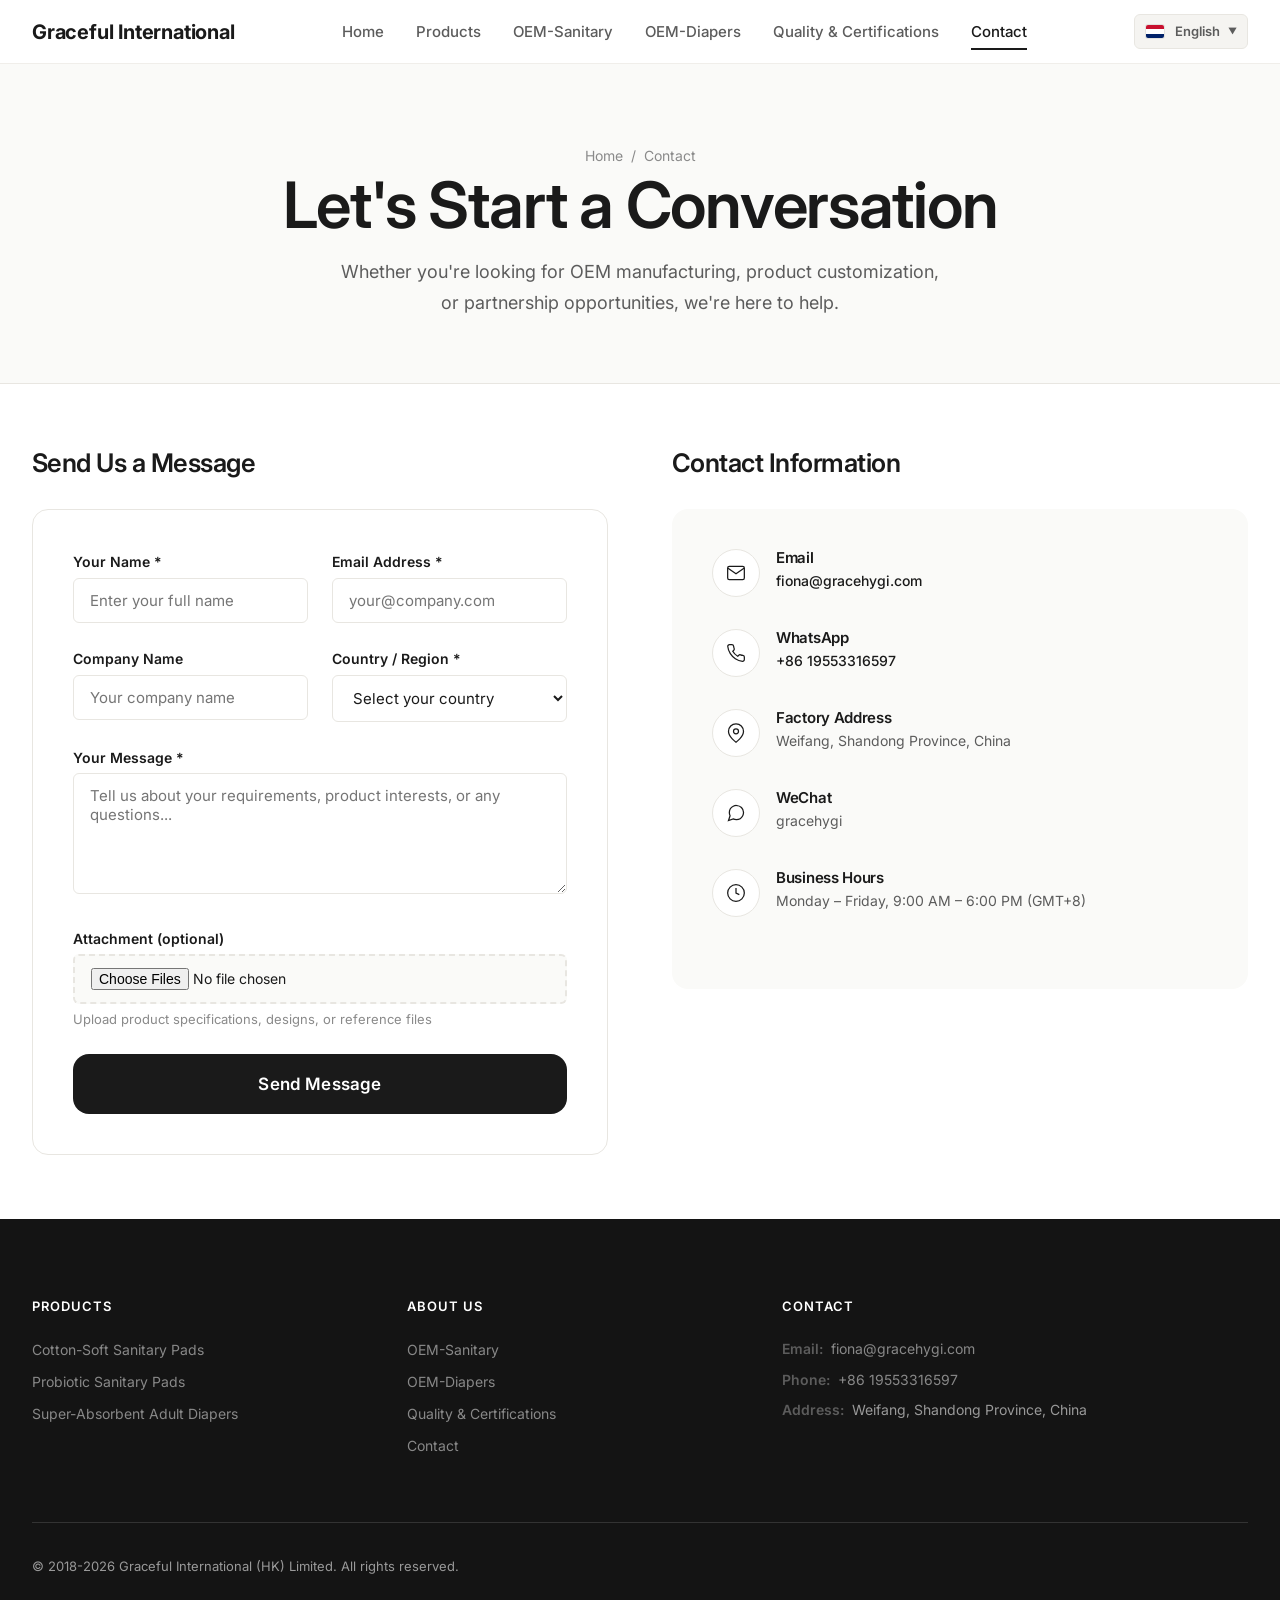
<file: contact.html>
﻿<!DOCTYPE html>
<html lang="en">
<head>
  <meta charset="UTF-8">

  <meta name="viewport" content="width=device-width, initial-scale=1.0">
  <meta name="description" content="Contact Graceful International for OEM/ODM sanitary pads and adult diapers manufacturing. Request quotes, free samples, and partnership inquiries.">
  <meta name="keywords" content="contact hygiene products manufacturer, OEM sanitary pads inquiry, adult diapers supplier contact, Graceful International contact">
  <meta name="robots" content="index, follow">
  <link rel="canonical" href="https://www.gracehygi.com/contact">
  <meta property="og:title" content="Contact Us | Graceful International —Yezhimeng">
  <title>Contact Us | Graceful International —Yezhimeng</title>
  <link rel="preconnect" href="https://fonts.googleapis.com">
  <link rel="preconnect" href="https://fonts.gstatic.com" crossorigin>
  <link href="https://fonts.googleapis.com/css2?family=Inter:wght@400;500;600;700&display=swap" rel="stylesheet">
  <link rel="stylesheet" href="css/style.css?v=20260724">
  <script type="application/ld+json">
  {
    "@context": "https://schema.org",
    "@type": "BreadcrumbList",
    "itemListElement": [
      { "@type": "ListItem", "position": 1, "name": "Home", "item": "https://www.gracehygi.com/" },
      { "@type": "ListItem", "position": 2, "name": "Contact Us", "item": "https://www.gracehygi.com/contact" }
    ]
  }
  </script>
  <!-- Structured Data: LocalBusiness -->
  <script type="application/ld+json">
  {
    "@context": "https://schema.org",
    "@type": "LocalBusiness",
    "name": "Graceful International (HK) Limited",
    "alternateName": "Yezhimeng",
    "image": "https://www.gracehygi.com/images/factory-hero.jpg",
    "url": "https://www.gracehygi.com",
    "telephone": "+86-19553316597",
    "email": "fiona@gracehygi.com",
    "address": {
      "@type": "PostalAddress",
      "addressLocality": "Weifang",
      "addressRegion": "Shandong",
      "addressCountry": "CN"
    },
    "geo": {
      "@type": "GeoCoordinates",
      "latitude": "36.7069",
      "longitude": "119.1618"
    },
    "openingHoursSpecification": {
      "@type": "OpeningHoursSpecification",
      "dayOfWeek": ["Monday", "Tuesday", "Wednesday", "Thursday", "Friday"],
      "opens": "09:00",
      "closes": "18:00"
    },
    "sameAs": [
      "https://wa.me/8619553316597"
    ]
  }
  </script>
</head>
<body data-page="contact_page">

  <nav class="nav">
    <div class="nav-inner">
      <a href="index.html" class="nav-logo">Graceful International</a>
      <div class="nav-links">
        <a href="index.html" data-i18n="nav_home">Home</a>
        <a href="product.html" data-i18n="nav_products">Products</a>
        <a href="custom.html">OEM-Sanitary</a>
        <a href="oem.html">OEM-Diapers</a>
        <a href="quality.html" data-i18n="nav_quality">Quality & Certifications</a>
        <a href="contact.html" class="active" data-i18n="nav_contact">Contact</a>
      </div>
      <div class="nav-actions"><div class="lang-selector"><div class="lang-selector-current"><span class="lang-flag lang-en"></span> English <span class="lang-arrow">▼</span></div><div class="lang-selector-menu"><div class="lang-option active" data-lang="en"><span class="lang-flag lang-en"></span> English</div><div class="lang-option" data-lang="es"><span class="lang-flag lang-es"></span> Español</div><div class="lang-option" data-lang="fr"><span class="lang-flag lang-fr"></span> Français</div><div class="lang-option" data-lang="ar"><span class="lang-flag lang-ar"></span> العربية</div><div class="lang-option" data-lang="ru"><span class="lang-flag lang-ru"></span> Русский</div><div class="lang-option" data-lang="de"><span class="lang-flag lang-de"></span> Deutsch</div><div class="lang-option" data-lang="pt"><span class="lang-flag lang-pt"></span> Português</div><div class="lang-option" data-lang="ja"><span class="lang-flag lang-ja"></span> 日本語</div><div class="lang-option" data-lang="ko"><span class="lang-flag lang-ko"></span> 한국어</div><div class="lang-option" data-lang="zh"><span class="lang-flag lang-zh"></span> 中文</div></div></div><button class="nav-toggle"><span></span><span></span><span></span></button></div>
    </div>
  </nav>

  <header class="page-header">
    <div class="container">
      <nav class="breadcrumb"><a href="index.html" data-i18n="nav_home">Home</a><span class="breadcrumb-sep">/</span><span data-i18n="nav_contact">Contact</span></nav>
      <h1 data-i18n="contact_heading">Let's Start a Conversation</h1>
      <p style="font-size:1.125rem;color:var(--color-text-secondary);max-width:600px;margin:var(--space-md) auto 0;" data-i18n="contact_desc">
        Whether you're looking for OEM manufacturing, product customization, or partnership opportunities, we're here to help.
      </p>
    </div>
  </header>

  <section class="section-sm">
    <div class="container">
      <div class="contact-grid">

        <!-- Contact Form -->
        <div>
          <h3 style="margin-bottom:var(--space-xl);" data-i18n="contact_form_title">Send Us a Message</h3>
          <form id="contact-form" class="contact-form">
            <div class="form-row">
              <div class="form-group">
                <label class="form-label" for="contact-name" data-i18n="form_name">Your Name *</label>
                <input type="text" id="contact-name" class="form-input" required placeholder="Enter your full name" data-i18n-placeholder="form_name_placeholder">
              </div>
              <div class="form-group">
                <label class="form-label" for="contact-email" data-i18n="form_email">Email Address *</label>
                <input type="email" id="contact-email" class="form-input" required placeholder="your@company.com" data-i18n-placeholder="form_email_placeholder">
              </div>
            </div>
            <div class="form-row">
              <div class="form-group">
                <label class="form-label" for="contact-company" data-i18n="form_company">Company Name</label>
                <input type="text" id="contact-company" class="form-input" placeholder="Your company name" data-i18n-placeholder="form_company_placeholder">
              </div>
              <div class="form-group">
                <label class="form-label" for="contact-country" data-i18n="form_country">Country / Region *</label>
                <select id="contact-country" class="form-select" required>
                  <option value="" data-i18n="form_country_placeholder">Select your country</option>
                  <option value="US">United States</option><option value="GB">United Kingdom</option>
                  <option value="DE">Germany</option><option value="FR">France</option>
                  <option value="IT">Italy</option><option value="ES">Spain</option>
                  <option value="NL">Netherlands</option><option value="BE">Belgium</option>
                  <option value="PL">Poland</option><option value="SE">Sweden</option>
                  <option value="KR">South Korea</option><option value="JP">Japan</option>
                  <option value="AU">Australia</option><option value="CA">Canada</option>
                  <option value="BR">Brazil</option><option value="MX">Mexico</option>
                  <option value="AE">UAE</option><option value="SA">Saudi Arabia</option>
                  <option value="ZA">South Africa</option><option value="NG">Nigeria</option>
                  <option value="KE">Kenya</option>
                  <option value="IN">India</option><option value="ID">Indonesia</option>
                  <option value="PH">Philippines</option><option value="VN">Vietnam</option>
                  <option value="TH">Thailand</option><option value="MY">Malaysia</option>
                  <option value="OTHER">Other</option>
                </select>
              </div>
            </div>
            <div class="form-group">
              <label class="form-label" for="contact-message" data-i18n="form_message">Your Message *</label>
              <textarea id="contact-message" class="form-textarea" required rows="5" placeholder="Tell us about your requirements, product interests, or any questions..." data-i18n-placeholder="form_message_placeholder"></textarea>
            </div>
            <div class="form-group">
              <label class="form-label" for="contact-file" data-i18n="form_file">Attachment (optional)</label>
              <input type="file" id="contact-file" class="form-file" multiple accept=".pdf,.doc,.docx,.jpg,.jpeg,.png,.xls,.xlsx">
              <p style="font-size:0.8125rem;color:var(--color-text-muted);margin-top:var(--space-xs);" data-i18n="form_file_hint">Upload product specifications, designs, or reference files</p>
            </div>
            <button type="submit" class="btn btn-primary btn-lg" style="width:100%;" data-i18n="form_submit">Send Message</button>
          </form>
        </div>

        <!-- Contact Info -->
        <div>
          <h3 style="margin-bottom:var(--space-xl);" data-i18n="contact_info_title">Contact Information</h3>
          <div class="contact-info-card">
            <div class="contact-info-item">
              <div class="contact-info-icon"><svg viewBox="0 0 24 24" fill="none" stroke="currentColor" stroke-width="1.5"><path d="M4 4h16c1.1 0 2 .9 2 2v12c0 1.1-.9 2-2 2H4c-1.1 0-2-.9-2-2V6c0-1.1.9-2 2-2z"/><polyline points="22,6 12,13 2,6"/></svg></div>
              <div class="contact-info-text">
                <h4 data-i18n="contact_email_label">Email</h4>
                <p><a href="mailto:fiona@gracehygi.com" style="color:var(--color-text);font-weight:500;">fiona@gracehygi.com</a></p>
              </div>
            </div>
            <div class="contact-info-item">
              <div class="contact-info-icon"><svg viewBox="0 0 24 24" fill="none" stroke="currentColor" stroke-width="1.5"><path d="M22 16.92v3a2 2 0 01-2.18 2 19.79 19.79 0 01-8.63-3.07 19.5 19.5 0 01-6-6 19.79 19.79 0 01-3.07-8.67A2 2 0 014.11 2h3a2 2 0 012 1.72c.127.96.361 1.903.7 2.81a2 2 0 01-.45 2.11L8.09 9.91a16 16 0 006 6l1.27-1.27a2 2 0 012.11-.45c.907.339 1.85.573 2.81.7A2 2 0 0122 16.92z"/></svg></div>
              <div class="contact-info-text">
                <h4 data-i18n="contact_whatsapp_label">WhatsApp</h4>
                <p><a href="https://wa.me/8619553316597" target="_blank" rel="noopener" style="color:var(--color-text);font-weight:500;">+86 19553316597</a></p>
              </div>
            </div>
            <div class="contact-info-item">
              <div class="contact-info-icon"><svg viewBox="0 0 24 24" fill="none" stroke="currentColor" stroke-width="1.5"><path d="M21 10c0 7-9 13-9 13s-9-6-9-13a9 9 0 0118 0z"/><circle cx="12" cy="10" r="3"/></svg></div>
              <div class="contact-info-text">
                <h4 data-i18n="contact_address_label">Factory Address</h4>
                <p data-i18n="footer_address">Weifang, Shandong Province, China</p>
              </div>
            </div>
            <div class="contact-info-item">
              <div class="contact-info-icon"><svg viewBox="0 0 24 24" fill="none" stroke="currentColor" stroke-width="1.5"><path d="M21 11.5a8.38 8.38 0 01-.9 3.8 8.5 8.5 0 01-7.6 4.7 8.38 8.38 0 01-3.8-.9L3 21l1.9-5.7a8.38 8.38 0 01-.9-3.8 8.5 8.5 0 014.7-7.6 8.38 8.38 0 013.8-.9h.5a8.48 8.48 0 018 8v.5z"/></svg></div>
              <div class="contact-info-text">
                <h4 data-i18n="contact_wechat_label">WeChat</h4>
                <p>gracehygi</p>
              </div>
            </div>
            <div class="contact-info-item">
              <div class="contact-info-icon"><svg viewBox="0 0 24 24" fill="none" stroke="currentColor" stroke-width="1.5"><circle cx="12" cy="12" r="10"/><polyline points="12 6 12 12 16 14"/></svg></div>
              <div class="contact-info-text">
                <h4 data-i18n="contact_hours_label">Business Hours</h4>
                <p data-i18n="contact_hours_val">Monday —Friday, 9:00 AM —6:00 PM (GMT+8)</p>
              </div>
            </div>
          </div>
        </div>

      </div>
    </div>
  </section>

  <footer class="footer">
    <div class="container">
      <div class="footer-grid">
        
        <div><h4 data-i18n="nav_products">Products</h4><div class="footer-links"><a href="products/sanitary-pads.html" data-i18n="product_cotton">Cotton-Soft Sanitary Pads</a><a href="products/sanitary-pads.html" data-i18n="product_probiotic">Probiotic Sanitary Pads</a><a href="products/adult-diapers.html" data-i18n="product_adult">Super-Absorbent Adult Diapers</a></div></div>
        <div><h4 data-i18n="nav_about">Company</h4><div class="footer-links"><a href="custom.html">OEM-Sanitary</a><a href="oem.html">OEM-Diapers</a><a href="quality.html" data-i18n="nav_quality">Quality</a><a href="contact.html" data-i18n="nav_contact">Contact</a></div></div>
        <div><h4 data-i18n="footer_contact_us">Contact</h4><div class="footer-contact"><p><span class="footer-label" data-i18n="footer_email">Email:</span> <a href="mailto:fiona@gracehygi.com">fiona@gracehygi.com</a></p><p><span class="footer-label" data-i18n="footer_phone">Phone:</span> <a href="https://wa.me/8619553316597">+86 19553316597</a></p><p><span class="footer-label" data-i18n="footer_address_label">Address:</span> <span data-i18n="footer_address">Weifang, Shandong, China</span></p></div></div>
      </div>
      <div class="footer-bottom"><span>&copy; 2018-2026 Graceful International (HK) Limited. <span data-i18n="footer_rights">All rights reserved.</span></span></div>
    </div>
  </footer>

  <button class="back-to-top" aria-label="Back to top"><svg viewBox="0 0 24 24" fill="none" stroke="currentColor" stroke-width="2"><polyline points="18 15 12 9 6 15"/></svg></button>
  <script src="js/i18n.js?v=20260724"></script>
  <script src="js/main.js?v=20260724"></script>
  <script src="js/image-override.js"></script>
</body>
</html>
</file>
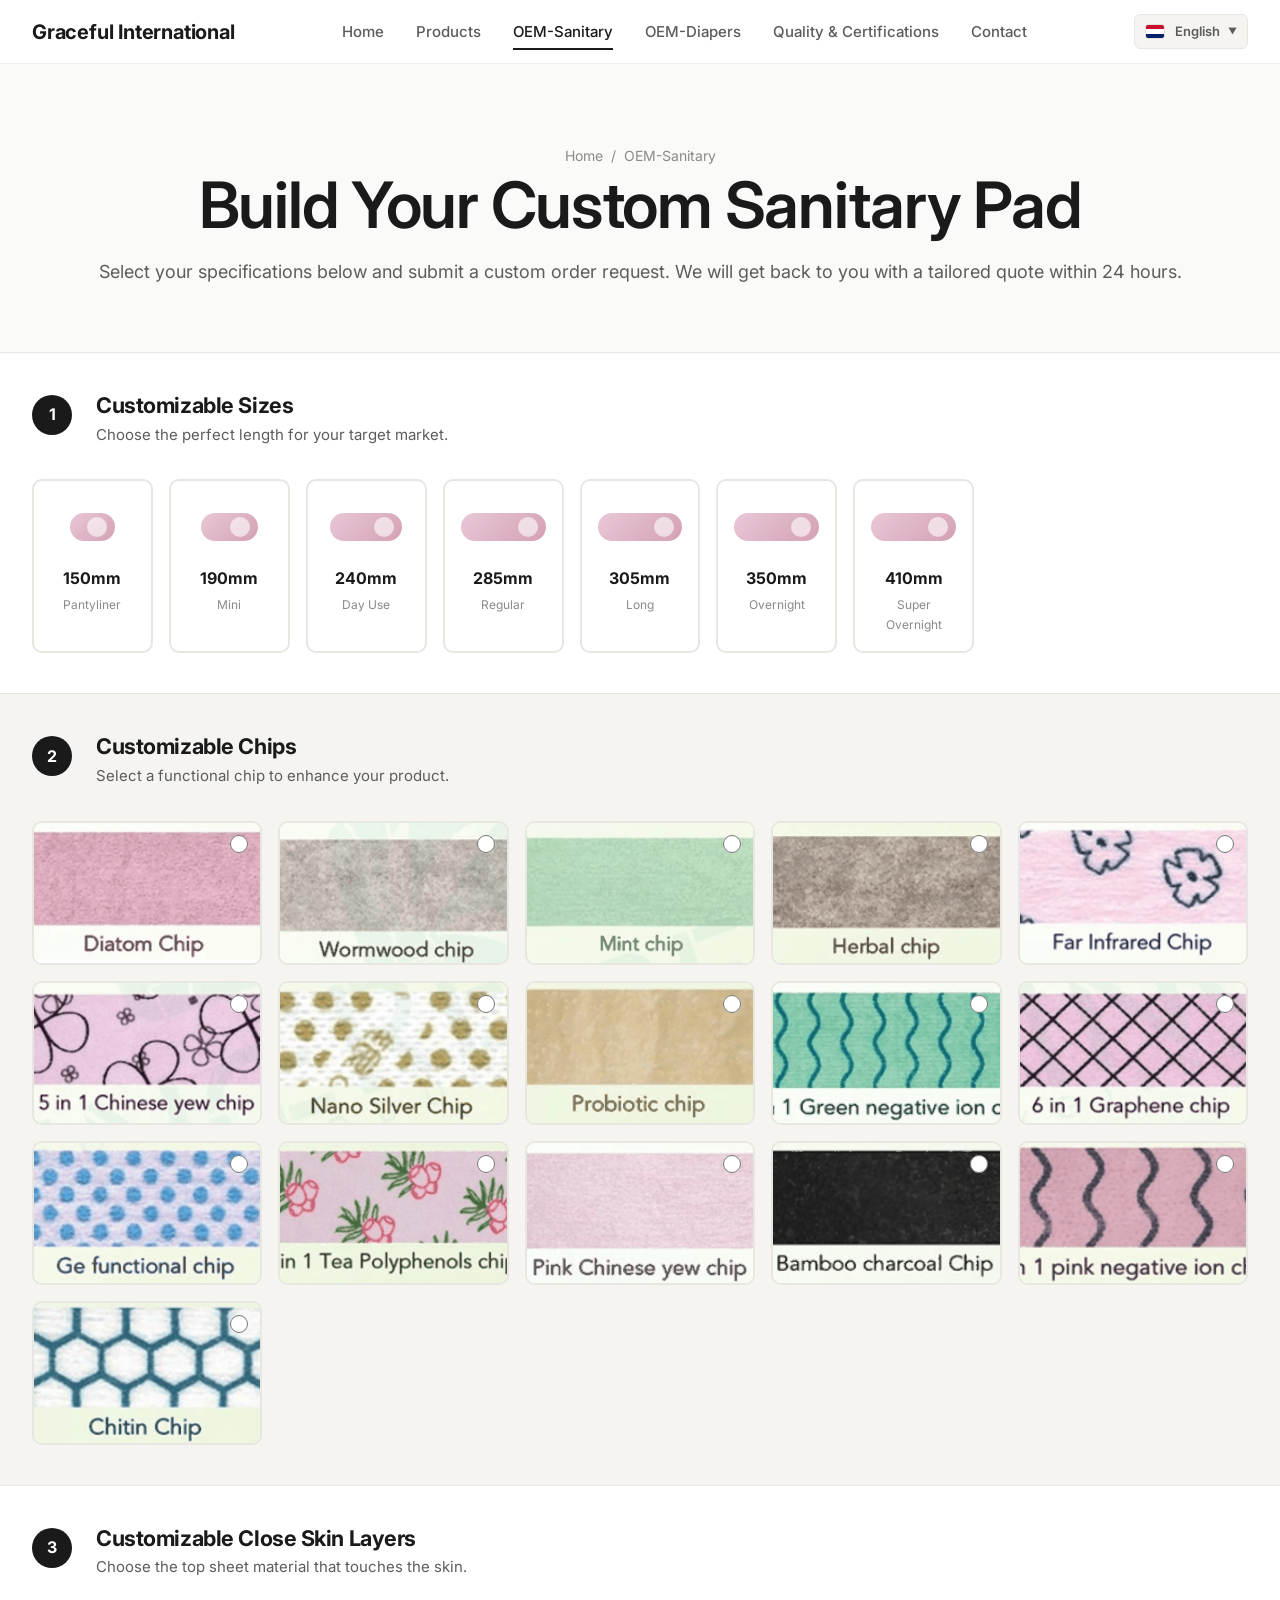
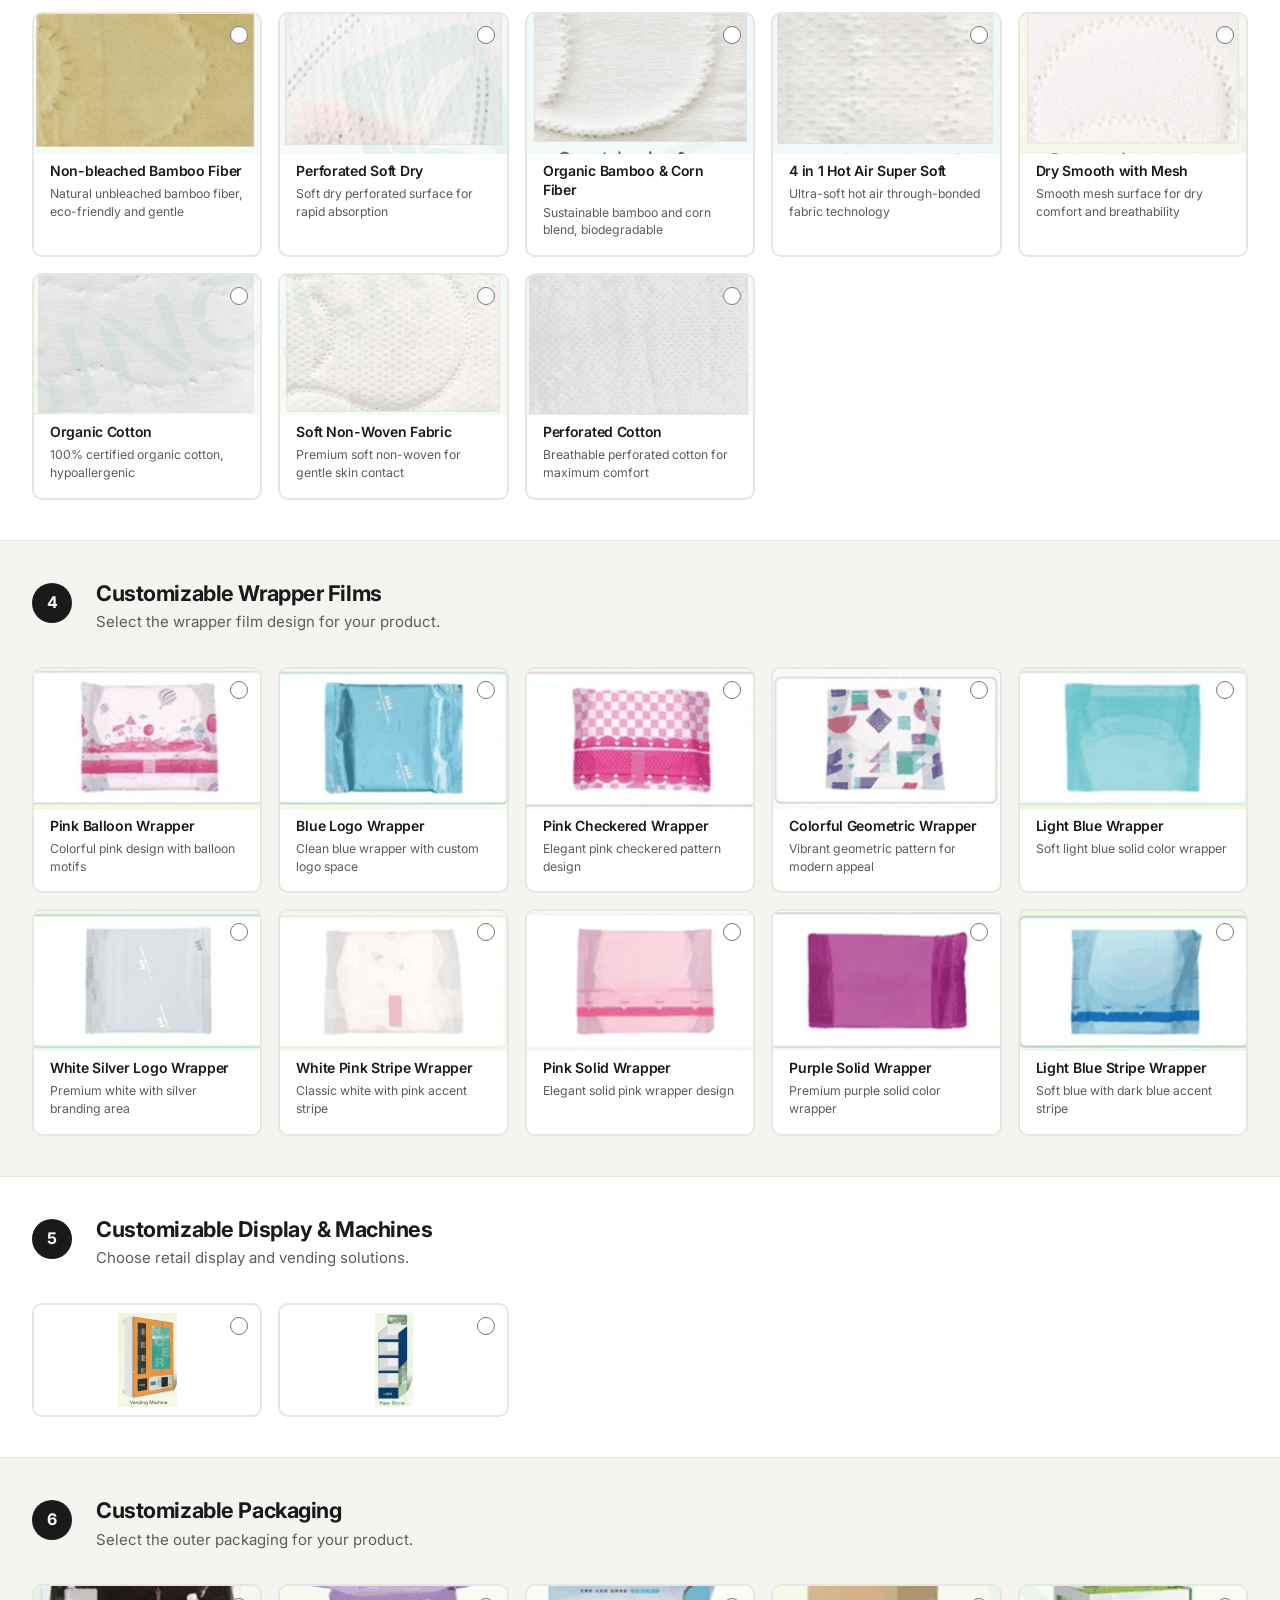
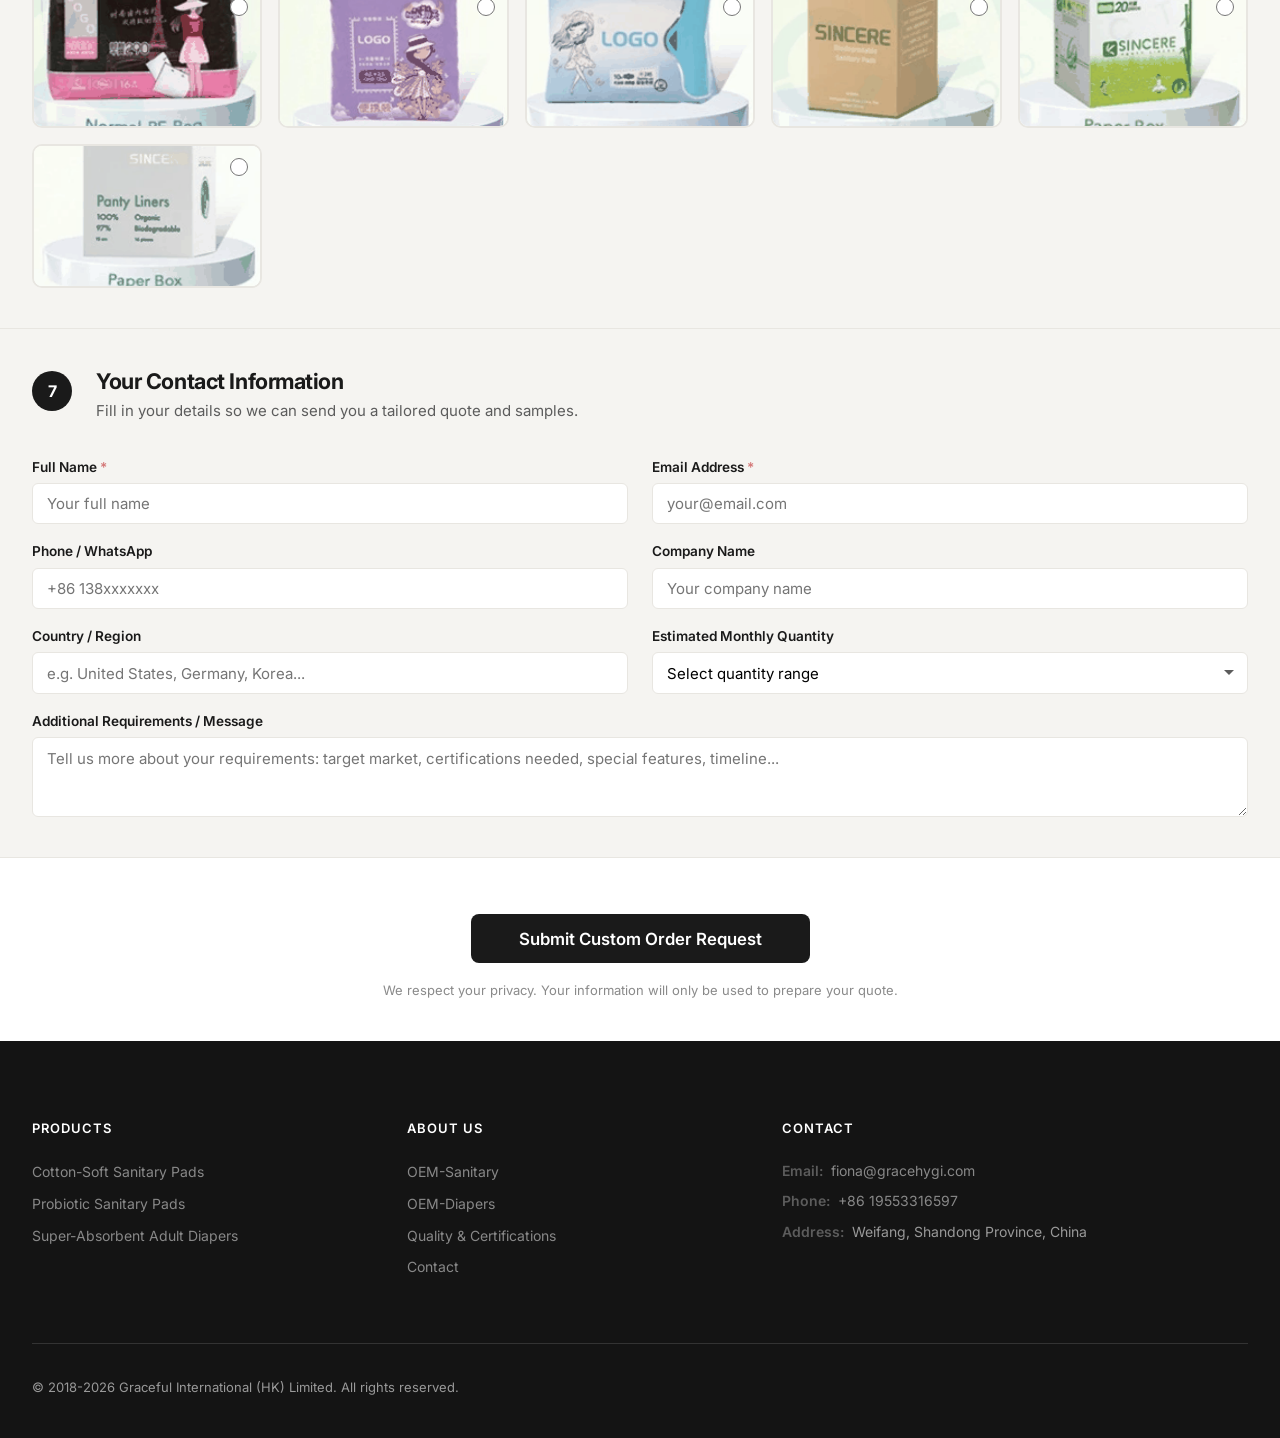
<file: custom.html>
﻿<!DOCTYPE html>

<html lang="en">

<head>

  <meta charset="UTF-8">



  <meta name="viewport" content="width=device-width, initial-scale=1.0">

  <meta name="description" content="Fully customize your sanitary pads with Graceful International. Choose sizes, chips, skin layers, wrapper films, display machines, and packaging. Submit your custom order request.">

  <meta name="keywords" content="custom sanitary pads, OEM sanitary napkins, private label feminine hygiene, custom pad sizes, functional chip sanitary pads">

  <meta name="robots" content="index, follow">

  <link rel="canonical" href="https://www.gracehygi.com/custom">

  <meta property="og:title" content="Custom Sanitary Pad Builder | Graceful International">

  <title>Custom Sanitary Pad Builder | Graceful International —Yezhimeng</title>

  <link rel="preconnect" href="https://fonts.googleapis.com">

  <link rel="preconnect" href="https://fonts.gstatic.com" crossorigin>

  <link href="https://fonts.googleapis.com/css2?family=Inter:wght@400;500;600;700&display=swap" rel="stylesheet">

  <link rel="stylesheet" href="css/style.css?v=20260724">

</head>

<body data-page="custom_page">



  <!-- ===== Navigation ===== -->

  <nav class="nav">

    <div class="nav-inner">

      <a href="index.html" class="nav-logo">Graceful International</a>

      <div class="nav-links">

        <a href="index.html" data-i18n="nav_home">Home</a>

        

        <a href="product.html" data-i18n="nav_products">Products</a>

        <a href="custom.html" class="active">OEM-Sanitary</a>

        <a href="oem.html">OEM-Diapers</a>

        <a href="quality.html" data-i18n="nav_quality">Quality & Certifications</a>

        <a href="contact.html" data-i18n="nav_contact">Contact</a>

      </div>

      <div class="nav-actions">

        <div class="lang-selector"><div class="lang-selector-current"><span class="lang-flag lang-en"></span> English <span class="lang-arrow">&#9660;</span></div><div class="lang-selector-menu"><div class="lang-option active" data-lang="en"><span class="lang-flag lang-en"></span> English</div><div class="lang-option" data-lang="es"><span class="lang-flag lang-es"></span> Espa&#241;ol</div><div class="lang-option" data-lang="fr"><span class="lang-flag lang-fr"></span> Fran&#231;ais</div><div class="lang-option" data-lang="ar"><span class="lang-flag lang-ar"></span> &#1575;&#1604;&#1593;&#1585;&#1576;&#1610;&#1577;</div><div class="lang-option" data-lang="ru"><span class="lang-flag lang-ru"></span> &#1056;&#1091;&#1089;&#1089;&#1082;&#1080;&#1081;</div><div class="lang-option" data-lang="de"><span class="lang-flag lang-de"></span> Deutsch</div><div class="lang-option" data-lang="pt"><span class="lang-flag lang-pt"></span> Portugu&#234;s</div><div class="lang-option" data-lang="ja"><span class="lang-flag lang-ja"></span> &#26085;&#26412;&#35486;</div><div class="lang-option" data-lang="ko"><span class="lang-flag lang-ko"></span> &#54620;&#44397;&#50612;</div></div></div>

        <button class="nav-toggle"><span></span><span></span><span></span></button>

      </div>

    </div>

  </nav>



  <!-- ===== Page Header ===== -->

  <header class="page-header">

    <div class="container">

      <nav class="breadcrumb"><a href="index.html" data-i18n="nav_home">Home</a><span class="breadcrumb-sep">/</span><span data-i18n="nav_custom">Custom</span></nav>

      <h1>Build Your Custom Sanitary Pad</h1>

      <p class="oem-header-desc">Select your specifications below and submit a custom order request. We will get back to you with a tailored quote within 24 hours.</p>

    </div>

  </header>



  <!-- ===== Customization Form ===== -->

  <form id="customForm" class="oem-form" novalidate>



        <!-- ===== Step 1: Customizable Sizes ===== -->

    <section class="oem-section" id="custom-size">

      <div class="container">

        <div class="oem-section-header">
          <span class="oem-step-badge">1</span>
          <div>
            <h2>Customizable Sizes</h2>
            <p>Choose the perfect length for your target market.</p>
          </div>
        </div>
        <div class="oem-size-grid">

          <label class="oem-size-card">
            <input type="radio" name="size" value="150mm">
            <div class="oem-size-visual" style="height:60px;"><div class="oem-size-bar" style="width:45px;"></div></div>
            <span class="oem-size-label">150mm</span>
            <span class="oem-size-desc">Pantyliner</span>
          </label>
          <label class="oem-size-card">
            <input type="radio" name="size" value="190mm">
            <div class="oem-size-visual" style="height:60px;"><div class="oem-size-bar" style="width:57px;"></div></div>
            <span class="oem-size-label">190mm</span>
            <span class="oem-size-desc">Mini</span>
          </label>
          <label class="oem-size-card">
            <input type="radio" name="size" value="240mm">
            <div class="oem-size-visual" style="height:60px;"><div class="oem-size-bar" style="width:72px;"></div></div>
            <span class="oem-size-label">240mm</span>
            <span class="oem-size-desc">Day Use</span>
          </label>
          <label class="oem-size-card">
            <input type="radio" name="size" value="285mm">
            <div class="oem-size-visual" style="height:60px;"><div class="oem-size-bar" style="width:85px;"></div></div>
            <span class="oem-size-label">285mm</span>
            <span class="oem-size-desc">Regular</span>
          </label>
          <label class="oem-size-card">
            <input type="radio" name="size" value="305mm">
            <div class="oem-size-visual" style="height:60px;"><div class="oem-size-bar" style="width:91px;"></div></div>
            <span class="oem-size-label">305mm</span>
            <span class="oem-size-desc">Long</span>
          </label>
          <label class="oem-size-card">
            <input type="radio" name="size" value="350mm">
            <div class="oem-size-visual" style="height:60px;"><div class="oem-size-bar" style="width:105px;"></div></div>
            <span class="oem-size-label">350mm</span>
            <span class="oem-size-desc">Overnight</span>
          </label>
          <label class="oem-size-card">
            <input type="radio" name="size" value="410mm">
            <div class="oem-size-visual" style="height:60px;"><div class="oem-size-bar" style="width:123px;"></div></div>
            <span class="oem-size-label">410mm</span>
            <span class="oem-size-desc">Super Overnight</span>
          </label>

        </div>
      </div>
    </section>


<!-- ===== Step 2: Customizable Chips ===== -->

    <section class="oem-section oem-section-alt" id="custom-chips">

      <div class="container">

        <div class="oem-section-header">

          <span class="oem-step-badge">2</span>

          <div>

            <h2>Customizable Chips</h2>

            <p>Select a functional chip to enhance your product.</p>

          </div>

        </div>

        <div class="oem-materials">

          <label class="oem-material-card">

            <input type="radio" name="chip" value="Diatom Chip">

            <div class="oem-material-img"><img src="images/custom-chip-1.png" alt="Diatom Chip" loading="lazy"></div>

            

            <div class="oem-material-check">&#10003;</div>

          </label>

          <label class="oem-material-card">

            <input type="radio" name="chip" value="Wormwood Chip">

            <div class="oem-material-img"><img src="images/custom-chip-2.png" alt="Wormwood Chip" loading="lazy"></div>

            

            <div class="oem-material-check">&#10003;</div>

          </label>

          <label class="oem-material-card">

            <input type="radio" name="chip" value="Mint Chip">

            <div class="oem-material-img"><img src="images/custom-chip-3.png" alt="Mint Chip" loading="lazy"></div>

            

            <div class="oem-material-check">&#10003;</div>

          </label>

          <label class="oem-material-card">

            <input type="radio" name="chip" value="Herbal Chip">

            <div class="oem-material-img"><img src="images/custom-chip-4.png" alt="Herbal Chip" loading="lazy"></div>

            

            <div class="oem-material-check">&#10003;</div>

          </label>

          <label class="oem-material-card">

            <input type="radio" name="chip" value="Far Infrared Chip">

            <div class="oem-material-img"><img src="images/custom-chip-5.png" alt="Far Infrared Chip" loading="lazy"></div>

            

            <div class="oem-material-check">&#10003;</div>

          </label>

          <label class="oem-material-card">

            <input type="radio" name="chip" value="5 in 1 Chinese Yew Chip">

            <div class="oem-material-img"><img src="images/custom-chip-6.png" alt="5 in 1 Chinese Yew Chip" loading="lazy"></div>

            

            <div class="oem-material-check">&#10003;</div>

          </label>

          <label class="oem-material-card">

            <input type="radio" name="chip" value="Nano Silver Chip">

            <div class="oem-material-img"><img src="images/custom-chip-7.png" alt="Nano Silver Chip" loading="lazy"></div>

            

            <div class="oem-material-check">&#10003;</div>

          </label>

          <label class="oem-material-card">

            <input type="radio" name="chip" value="Probiotic Chip">

            <div class="oem-material-img"><img src="images/custom-chip-8.png" alt="Probiotic Chip" loading="lazy"></div>

            

            <div class="oem-material-check">&#10003;</div>

          </label>

          <label class="oem-material-card">

            <input type="radio" name="chip" value="4 in 1 Green Negative Ion Chip">

            <div class="oem-material-img"><img src="images/custom-chip-9.png" alt="4 in 1 Green Negative Ion Chip" loading="lazy"></div>

            

            <div class="oem-material-check">&#10003;</div>

          </label>

          <label class="oem-material-card">

            <input type="radio" name="chip" value="6 in 1 Graphene Chip">

            <div class="oem-material-img"><img src="images/custom-chip-10.png" alt="6 in 1 Graphene Chip" loading="lazy"></div>

            

            <div class="oem-material-check">&#10003;</div>

          </label>

          <label class="oem-material-card">

            <input type="radio" name="chip" value="Ge Functional Chip">

            <div class="oem-material-img"><img src="images/custom-chip-11.png" alt="Ge Functional Chip" loading="lazy"></div>

            

            <div class="oem-material-check">&#10003;</div>

          </label>

          <label class="oem-material-card">

            <input type="radio" name="chip" value="5 in 1 Tea Polyphenols Chip">

            <div class="oem-material-img"><img src="images/custom-chip-12.png" alt="5 in 1 Tea Polyphenols Chip" loading="lazy"></div>

            

            <div class="oem-material-check">&#10003;</div>

          </label>

          <label class="oem-material-card">

            <input type="radio" name="chip" value="Pink Chinese Yew Chip">

            <div class="oem-material-img"><img src="images/custom-chip-13.png" alt="Pink Chinese Yew Chip" loading="lazy"></div>

            

            <div class="oem-material-check">&#10003;</div>

          </label>

          <label class="oem-material-card">

            <input type="radio" name="chip" value="Bamboo Charcoal Chip">

            <div class="oem-material-img"><img src="images/custom-chip-14.png" alt="Bamboo Charcoal Chip" loading="lazy"></div>

            

            <div class="oem-material-check">&#10003;</div>

          </label>

          <label class="oem-material-card">

            <input type="radio" name="chip" value="4 in 1 Pink Negative Ion Chip">

            <div class="oem-material-img"><img src="images/custom-chip-15.png" alt="4 in 1 Pink Negative Ion Chip" loading="lazy"></div>

            

            <div class="oem-material-check">&#10003;</div>

          </label>

          <label class="oem-material-card">

            <input type="radio" name="chip" value="Chitin Chip">

            <div class="oem-material-img"><img src="images/custom-chip-16.png" alt="Chitin Chip" loading="lazy"></div>

            

            <div class="oem-material-check">&#10003;</div>

          </label>

        </div>

      </div>

    </section>



    <!-- ===== Step 3: Customizable Close Skin Layers ===== -->

    <section class="oem-section" id="custom-layers">

      <div class="container">

        <div class="oem-section-header">

          <span class="oem-step-badge">3</span>

          <div>

            <h2>Customizable Close Skin Layers</h2>

            <p>Choose the top sheet material that touches the skin.</p>

          </div>

        </div>

        <div class="oem-materials">

          <label class="oem-material-card">

            <input type="radio" name="layer" value="Non-bleached Bamboo Fiber Non-Woven Fabric">

            <div class="oem-material-img"><img src="images/custom-layer-1.png" alt="Non-bleached Bamboo Fiber" loading="lazy"></div>

            <div class="oem-material-info">

              <h3>Non-bleached Bamboo Fiber</h3>

              <p>Natural unbleached bamboo fiber, eco-friendly and gentle</p>

            </div>

            <div class="oem-material-check">&#10003;</div>

          </label>

          <label class="oem-material-card">

            <input type="radio" name="layer" value="Perforated Soft Dry Non-Woven Fabric">

            <div class="oem-material-img"><img src="images/custom-layer-2.png" alt="Perforated Soft Dry" loading="lazy"></div>

            <div class="oem-material-info">

              <h3>Perforated Soft Dry</h3>

              <p>Soft dry perforated surface for rapid absorption</p>

            </div>

            <div class="oem-material-check">&#10003;</div>

          </label>

          <label class="oem-material-card">

            <input type="radio" name="layer" value="Organic Bamboo & Corn Fiber Non-Woven Fabric">

            <div class="oem-material-img"><img src="images/custom-layer-3.png" alt="Organic Bamboo & Corn Fiber" loading="lazy"></div>

            <div class="oem-material-info">

              <h3>Organic Bamboo & Corn Fiber</h3>

              <p>Sustainable bamboo and corn blend, biodegradable</p>

            </div>

            <div class="oem-material-check">&#10003;</div>

          </label>

          <label class="oem-material-card">

            <input type="radio" name="layer" value="4 in 1 Hot Air Super Soft Non-Woven Fabric">

            <div class="oem-material-img"><img src="images/custom-layer-4.png" alt="4 in 1 Hot Air Super Soft" loading="lazy"></div>

            <div class="oem-material-info">

              <h3>4 in 1 Hot Air Super Soft</h3>

              <p>Ultra-soft hot air through-bonded fabric technology</p>

            </div>

            <div class="oem-material-check">&#10003;</div>

          </label>

          <label class="oem-material-card">

            <input type="radio" name="layer" value="Dry Smooth Non-Woven Fabric with Mesh Surface">

            <div class="oem-material-img"><img src="images/custom-layer-5.png" alt="Dry Smooth with Mesh" loading="lazy"></div>

            <div class="oem-material-info">

              <h3>Dry Smooth with Mesh</h3>

              <p>Smooth mesh surface for dry comfort and breathability</p>

            </div>

            <div class="oem-material-check">&#10003;</div>

          </label>

          <label class="oem-material-card">

            <input type="radio" name="layer" value="Organic Cotton">

            <div class="oem-material-img"><img src="images/custom-layer-6.png" alt="Organic Cotton" loading="lazy"></div>

            <div class="oem-material-info">

              <h3>Organic Cotton</h3>

              <p>100% certified organic cotton, hypoallergenic</p>

            </div>

            <div class="oem-material-check">&#10003;</div>

          </label>

          <label class="oem-material-card">

            <input type="radio" name="layer" value="Soft Non-Woven Fabric">

            <div class="oem-material-img"><img src="images/custom-layer-7.png" alt="Soft Non-Woven Fabric" loading="lazy"></div>

            <div class="oem-material-info">

              <h3>Soft Non-Woven Fabric</h3>

              <p>Premium soft non-woven for gentle skin contact</p>

            </div>

            <div class="oem-material-check">&#10003;</div>

          </label>

          <label class="oem-material-card">

            <input type="radio" name="layer" value="Perforated Cotton">

            <div class="oem-material-img"><img src="images/custom-layer-8.png" alt="Perforated Cotton" loading="lazy"></div>

            <div class="oem-material-info">

              <h3>Perforated Cotton</h3>

              <p>Breathable perforated cotton for maximum comfort</p>

            </div>

            <div class="oem-material-check">&#10003;</div>

          </label>

        </div>

      </div>

    </section>



    <!-- ===== Step 4: Customizable Wrapper Films ===== -->

    <section class="oem-section oem-section-alt" id="custom-wrappers">

      <div class="container">

        <div class="oem-section-header">

          <span class="oem-step-badge">4</span>

          <div>

            <h2>Customizable Wrapper Films</h2>

            <p>Select the wrapper film design for your product.</p>

          </div>

        </div>

        <div class="oem-materials">

          <label class="oem-material-card">

            <input type="radio" name="wrapper" value="Pink Balloon Wrapper">

            <div class="oem-material-img"><img src="images/custom-wrapper-1.png" alt="Pink Balloon Wrapper" loading="lazy"></div>

            <div class="oem-material-info">

              <h3>Pink Balloon Wrapper</h3>

              <p>Colorful pink design with balloon motifs</p>

            </div>

            <div class="oem-material-check">&#10003;</div>

          </label>

          <label class="oem-material-card">

            <input type="radio" name="wrapper" value="Blue Logo Wrapper">

            <div class="oem-material-img"><img src="images/custom-wrapper-2.png" alt="Blue Logo Wrapper" loading="lazy"></div>

            <div class="oem-material-info">

              <h3>Blue Logo Wrapper</h3>

              <p>Clean blue wrapper with custom logo space</p>

            </div>

            <div class="oem-material-check">&#10003;</div>

          </label>

          <label class="oem-material-card">

            <input type="radio" name="wrapper" value="Pink Checkered Wrapper">

            <div class="oem-material-img"><img src="images/custom-wrapper-3.png" alt="Pink Checkered Wrapper" loading="lazy"></div>

            <div class="oem-material-info">

              <h3>Pink Checkered Wrapper</h3>

              <p>Elegant pink checkered pattern design</p>

            </div>

            <div class="oem-material-check">&#10003;</div>

          </label>

          <label class="oem-material-card">

            <input type="radio" name="wrapper" value="Colorful Geometric Wrapper">

            <div class="oem-material-img"><img src="images/custom-wrapper-4.png" alt="Colorful Geometric Wrapper" loading="lazy"></div>

            <div class="oem-material-info">

              <h3>Colorful Geometric Wrapper</h3>

              <p>Vibrant geometric pattern for modern appeal</p>

            </div>

            <div class="oem-material-check">&#10003;</div>

          </label>

          <label class="oem-material-card">

            <input type="radio" name="wrapper" value="Light Blue Wrapper">

            <div class="oem-material-img"><img src="images/custom-wrapper-5.png" alt="Light Blue Wrapper" loading="lazy"></div>

            <div class="oem-material-info">

              <h3>Light Blue Wrapper</h3>

              <p>Soft light blue solid color wrapper</p>

            </div>

            <div class="oem-material-check">&#10003;</div>

          </label>

          <label class="oem-material-card">

            <input type="radio" name="wrapper" value="White Silver Logo Wrapper">

            <div class="oem-material-img"><img src="images/custom-wrapper-6.png" alt="White Silver Logo Wrapper" loading="lazy"></div>

            <div class="oem-material-info">

              <h3>White Silver Logo Wrapper</h3>

              <p>Premium white with silver branding area</p>

            </div>

            <div class="oem-material-check">&#10003;</div>

          </label>

          <label class="oem-material-card">

            <input type="radio" name="wrapper" value="White Pink Stripe Wrapper">

            <div class="oem-material-img"><img src="images/custom-wrapper-7.png" alt="White Pink Stripe Wrapper" loading="lazy"></div>

            <div class="oem-material-info">

              <h3>White Pink Stripe Wrapper</h3>

              <p>Classic white with pink accent stripe</p>

            </div>

            <div class="oem-material-check">&#10003;</div>

          </label>

          <label class="oem-material-card">

            <input type="radio" name="wrapper" value="Pink Solid Wrapper">

            <div class="oem-material-img"><img src="images/custom-wrapper-8.png" alt="Pink Solid Wrapper" loading="lazy"></div>

            <div class="oem-material-info">

              <h3>Pink Solid Wrapper</h3>

              <p>Elegant solid pink wrapper design</p>

            </div>

            <div class="oem-material-check">&#10003;</div>

          </label>

          <label class="oem-material-card">

            <input type="radio" name="wrapper" value="Purple Solid Wrapper">

            <div class="oem-material-img"><img src="images/custom-wrapper-9.png" alt="Purple Solid Wrapper" loading="lazy"></div>

            <div class="oem-material-info">

              <h3>Purple Solid Wrapper</h3>

              <p>Premium purple solid color wrapper</p>

            </div>

            <div class="oem-material-check">&#10003;</div>

          </label>

          <label class="oem-material-card">

            <input type="radio" name="wrapper" value="Light Blue Stripe Wrapper">

            <div class="oem-material-img"><img src="images/custom-wrapper-10.png" alt="Light Blue Stripe Wrapper" loading="lazy"></div>

            <div class="oem-material-info">

              <h3>Light Blue Stripe Wrapper</h3>

              <p>Soft blue with dark blue accent stripe</p>

            </div>

            <div class="oem-material-check">&#10003;</div>

          </label>

        </div>

      </div>

    </section>



    <!-- ===== Step 5: Customizable Display & Machines ===== -->

    <section class="oem-section" id="custom-display">

      <div class="container">

        <div class="oem-section-header">

          <span class="oem-step-badge">5</span>

          <div>

            <h2>Customizable Display & Machines</h2>

            <p>Choose retail display and vending solutions.</p>

          </div>

        </div>

        <div class="oem-materials">

          <label class="oem-material-card">

            <input type="radio" name="display" value="Vending Machine">

            <div class="oem-material-img"><img src="images/custom-display-1.png" alt="Vending Machine" loading="lazy"></div>

            

            <div class="oem-material-check">&#10003;</div>

          </label>

          <label class="oem-material-card">

            <input type="radio" name="display" value="Paper Display">

            <div class="oem-material-img"><img src="images/custom-display-2.png" alt="Paper Display" loading="lazy"></div>

            

            <div class="oem-material-check">&#10003;</div>

          </label>

        </div>

      </div>

    </section>



    <!-- ===== Step 6: Customizable Packaging ===== -->

    <section class="oem-section oem-section-alt" id="custom-packaging">

      <div class="container">

        <div class="oem-section-header">

          <span class="oem-step-badge">6</span>

          <div>

            <h2>Customizable Packaging</h2>

            <p>Select the outer packaging for your product.</p>

          </div>

        </div>

        <div class="oem-materials">

          <label class="oem-material-card">

            <input type="radio" name="package" value="Normal PE Bag">

            <div class="oem-material-img"><img src="images/custom-package-1.png" alt="Normal PE Bag" loading="lazy"></div>

            

            <div class="oem-material-check">&#10003;</div>

          </label>

          <label class="oem-material-card">

            <input type="radio" name="package" value="Zip Lock Package">

            <div class="oem-material-img"><img src="images/custom-package-2.png" alt="Zip Lock Package" loading="lazy"></div>

            

            <div class="oem-material-check">&#10003;</div>

          </label>

          <label class="oem-material-card">

            <input type="radio" name="package" value="Aluminum Foil Bag">

            <div class="oem-material-img"><img src="images/custom-package-3.png" alt="Aluminum Foil Bag" loading="lazy"></div>

            

            <div class="oem-material-check">&#10003;</div>

          </label>

          <label class="oem-material-card">

            <input type="radio" name="package" value="Brown Paper Box">

            <div class="oem-material-img"><img src="images/custom-package-4.png" alt="Brown Paper Box" loading="lazy"></div>

            

            <div class="oem-material-check">&#10003;</div>

          </label>

          <label class="oem-material-card">

            <input type="radio" name="package" value="Green Paper Box">

            <div class="oem-material-img"><img src="images/custom-package-5.png" alt="Green Paper Box" loading="lazy"></div>

            

            <div class="oem-material-check">&#10003;</div>

          </label>

          <label class="oem-material-card">

            <input type="radio" name="package" value="Panty Liners Paper Box">

            <div class="oem-material-img"><img src="images/custom-package-6.png" alt="Panty Liners Paper Box" loading="lazy"></div>

            

            <div class="oem-material-check">&#10003;</div>

          </label>

        </div>

      </div>

    </section>



    <!-- ===== Step 8: Contact Information ===== -->

    <section class="oem-section oem-section-alt" id="custom-contact">

      <div class="container">

        <div class="oem-section-header">

          <span class="oem-step-badge">7</span>

          <div>

            <h2>Your Contact Information</h2>

            <p>Fill in your details so we can send you a tailored quote and samples.</p>

          </div>

        </div>

        <div class="oem-contact-grid">

          <div class="oem-form-group">

            <label class="oem-form-label">Full Name <span class="oem-required">*</span></label>

            <input type="text" class="oem-input" name="name" required placeholder="Your full name">

          </div>

          <div class="oem-form-group">

            <label class="oem-form-label">Email Address <span class="oem-required">*</span></label>

            <input type="email" class="oem-input" name="email" required placeholder="your@email.com">

          </div>

          <div class="oem-form-group">

            <label class="oem-form-label">Phone / WhatsApp</label>

            <input type="text" class="oem-input" name="phone" placeholder="+86 138xxxxxxx">

          </div>

          <div class="oem-form-group">

            <label class="oem-form-label">Company Name</label>

            <input type="text" class="oem-input" name="company" placeholder="Your company name">

          </div>

          <div class="oem-form-group">

            <label class="oem-form-label">Country / Region</label>

            <input type="text" class="oem-input" name="country" placeholder="e.g. United States, Germany, Korea...">

          </div>

          <div class="oem-form-group">

            <label class="oem-form-label">Estimated Monthly Quantity</label>

            <select class="oem-input oem-select" name="quantity">

              <option value="">Select quantity range</option>

              <option value="50K - 100K pcs/month">50,000 - 100,000 pcs/month</option>

              <option value="100K - 500K pcs/month">100,000 - 500,000 pcs/month</option>

              <option value="500K - 1M pcs/month">500,000 - 1,000,000 pcs/month</option>

              <option value="1M+ pcs/month">1,000,000+ pcs/month</option>

              <option value="Not sure yet">Not sure yet / Need advice</option>

            </select>

          </div>

          <div class="oem-form-group oem-form-full">

            <label class="oem-form-label">Additional Requirements / Message</label>

            <textarea class="oem-textarea" name="message" rows="3" placeholder="Tell us more about your requirements: target market, certifications needed, special features, timeline..."></textarea>

          </div>

        </div>

      </div>

    </section>



    <!-- ===== Summary & Submit ===== -->

    <section class="oem-section" id="custom-submit">

      <div class="container">

        <div class="oem-summary" id="customSummary" style="display:none;">

          <h3>Order Summary</h3>

          <div class="oem-summary-grid">

            <div class="oem-summary-item"><strong>Size:</strong> <span id="summarySize">-</span></div>

            <div class="oem-summary-item"><strong>Chip:</strong> <span id="summaryChip">-</span></div>

            <div class="oem-summary-item"><strong>Close Skin Layer:</strong> <span id="summaryLayer">-</span></div>

            <div class="oem-summary-item"><strong>Wrapper Film:</strong> <span id="summaryWrapper">-</span></div>

            <div class="oem-summary-item"><strong>Display / Machine:</strong> <span id="summaryDisplay">-</span></div>

            <div class="oem-summary-item"><strong>Packaging:</strong> <span id="summaryPackage">-</span></div>

          </div>

        </div>

        <div class="oem-submit-wrap">

          <div class="oem-form-error" id="customFormError"></div>

          <button type="submit" class="oem-submit-btn" id="customSubmitBtn">

            <span class="btn-text">Submit Custom Order Request</span>

            <span class="btn-loader" style="display:none;">

              <svg width="20" height="20" viewBox="0 0 24 24" fill="none" stroke="currentColor" stroke-width="2.5"><circle cx="12" cy="12" r="10" stroke-dasharray="32" stroke-dashoffset="32"><animate attributeName="stroke-dashoffset" values="32;0" dur="1.5s" repeatCount="indefinite"/></circle></svg>

              Submitting...

            </span>

          </button>

          <p class="oem-submit-note">We respect your privacy. Your information will only be used to prepare your quote.</p>

        </div>

      </div>

    </section>



    <!-- ===== Success Message ===== -->

    <div class="oem-success" id="customSuccess" style="display:none;">

      <div class="container">

        <div class="oem-success-card">

          <div class="oem-success-icon">&#10003;</div>

          <h2>Thank You!</h2>

          <p>Your custom order request has been submitted successfully.</p>

          <p class="oem-success-sub">Our team will review your specifications and get back to you within <strong>24 hours</strong> with a tailored quote and free sample arrangement.</p>

          <div class="oem-success-actions">

            <a href="index.html" class="btn btn-outline">Back to Home</a>

            <a href="contact.html" class="btn btn-primary">Contact Us Directly</a>

          </div>

        </div>

      </div>

    </div>

  </form>



  <!-- ===== Footer ===== -->

  <footer class="footer">

    <div class="container">

      <div class="footer-grid">

        

        <div><h4 data-i18n="nav_products">Products</h4><div class="footer-links"><a href="products/sanitary-pads.html" data-i18n="product_cotton">Cotton-Soft Sanitary Pads</a><a href="products/sanitary-pads.html" data-i18n="product_probiotic">Probiotic Sanitary Pads</a><a href="products/adult-diapers.html" data-i18n="product_adult">Super-Absorbent Adult Diapers</a></div></div>

        <div><h4 data-i18n="nav_about">Company</h4><div class="footer-links"><a href="custom.html">OEM-Sanitary</a><a href="oem.html">OEM-Diapers</a><a href="quality.html" data-i18n="nav_quality">Quality</a><a href="contact.html" data-i18n="nav_contact">Contact</a></div></div>

        <div><h4 data-i18n="footer_contact_us">Contact</h4><div class="footer-contact"><p><span class="footer-label" data-i18n="footer_email">Email:</span> <a href="mailto:fiona@gracehygi.com">fiona@gracehygi.com</a></p><p><span class="footer-label" data-i18n="footer_phone">Phone:</span> <a href="https://wa.me/8619553316597">+86 19553316597</a></p><p><span class="footer-label" data-i18n="footer_address_label">Address:</span> <span data-i18n="footer_address">Weifang, Shandong, China</span></p></div></div>

      </div>

      <div class="footer-bottom"><span>&copy; 2018-2026 Graceful International (HK) Limited. <span data-i18n="footer_rights">All rights reserved.</span></span></div>

    </div>

  </footer>



  <button class="back-to-top" aria-label="Back to top"><svg viewBox="0 0 24 24" fill="none" stroke="currentColor" stroke-width="2"><polyline points="18 15 12 9 6 15"/></svg></button>



  <script src="js/i18n.js?v=20260724"></script>

  <script src="js/main.js?v=20260724"></script>

  <script>

  // ============================================================

  // Custom Form Interaction Logic

  // ============================================================

  (function() {



    // --- Material card selection (radio groups) ---

    document.querySelectorAll('.oem-material-card input[type="radio"]').forEach(function(radio) {

      radio.addEventListener('change', function() {

        var card = this.closest('.oem-material-card');

        var group = this.closest('.oem-materials');

        group.querySelectorAll('.oem-material-card').forEach(function(c) { c.classList.remove('selected'); });

        card.classList.add('selected');

        updateSummary();

      });

    });



    // --- Size card selection (radio group) ---

    document.querySelectorAll('.oem-size-card input[type="radio"]').forEach(function(radio) {

      radio.addEventListener('change', function() {

        var card = this.closest('.oem-size-card');

        var group = this.closest('.oem-size-grid');

        group.querySelectorAll('.oem-size-card').forEach(function(c) { c.classList.remove('selected'); });

        card.classList.add('selected');

        updateSummary();

      });

    });



    // --- Update order summary ---

    function updateSummary() {

      var summary = document.getElementById('customSummary');

      var size = document.querySelector('input[name="size"]:checked');

      var chip = document.querySelector('input[name="chip"]:checked');

      var layer = document.querySelector('input[name="layer"]:checked');

      var wrapper = document.querySelector('input[name="wrapper"]:checked');

      var display = document.querySelector('input[name="display"]:checked');

      var pkg = document.querySelector('input[name="package"]:checked');



      var hasData = size || chip || layer || wrapper || display || pkg;

      summary.style.display = hasData ? 'block' : 'none';

      document.getElementById('summarySize').textContent = size ? size.value : '-';

      document.getElementById('summaryChip').textContent = chip ? chip.value : '-';

      document.getElementById('summaryLayer').textContent = layer ? layer.value : '-';

      document.getElementById('summaryWrapper').textContent = wrapper ? wrapper.value : '-';

      document.getElementById('summaryDisplay').textContent = display ? display.value : '-';

      document.getElementById('summaryPackage').textContent = pkg ? pkg.value : '-';

    }



    // --- Form submission ---

    document.getElementById('customForm').addEventListener('submit', function(e) {

      e.preventDefault();

      var errorEl = document.getElementById('customFormError');

      errorEl.textContent = '';



      var name = this.querySelector('input[name="name"]').value.trim();

      var email = this.querySelector('input[name="email"]').value.trim();

      var size = document.querySelector('input[name="size"]:checked');

      var chip = document.querySelector('input[name="chip"]:checked');

      var layer = document.querySelector('input[name="layer"]:checked');



      var errors = [];

      if (!name) errors.push('Full Name is required');

      if (!email) errors.push('Email is required');

      if (!size) errors.push('Please select a pad size');

      if (!chip) errors.push('Please select a functional chip');

      if (!layer) errors.push('Please select a close skin layer');



      if (errors.length > 0) {

        errorEl.innerHTML = errors.join('<br>');

        errorEl.scrollIntoView({ behavior: 'smooth', block: 'center' });

        return;

      }



      var formData = {

        type: 'custom',

        name: name,

        email: email,

        phone: this.querySelector('input[name="phone"]').value.trim(),

        company: this.querySelector('input[name="company"]').value.trim(),

        country: this.querySelector('input[name="country"]').value.trim(),

        quantity: this.querySelector('select[name="quantity"]').value,

        message: this.querySelector('textarea[name="message"]').value.trim(),

        size: size ? size.value : '',

        chip: chip ? chip.value : '',

        layer: layer ? layer.value : '',

        wrapper: document.querySelector('input[name="wrapper"]:checked') ? document.querySelector('input[name="wrapper"]:checked').value : '',

        display: document.querySelector('input[name="display"]:checked') ? document.querySelector('input[name="display"]:checked').value : '',

        package: document.querySelector('input[name="package"]:checked') ? document.querySelector('input[name="package"]:checked').value : '',

        timestamp: new Date().toISOString()

      };



      var submitBtn = document.getElementById('customSubmitBtn');

      submitBtn.querySelector('.btn-text').style.display = 'none';

      submitBtn.querySelector('.btn-loader').style.display = 'inline-flex';

      submitBtn.disabled = true;



      submitCustomOrder(formData);

    });



    function submitCustomOrder(data) {

      fetch('/api/submit-custom-order', {

        method: 'POST',

        headers: { 'Content-Type': 'application/json' },

        body: JSON.stringify(data)

      })

      .then(function(res) { return res.json(); })

      .then(function(result) {

        if (result.success) {

          document.getElementById('customForm').style.display = 'none';

          document.getElementById('customSuccess').style.display = 'block';

          document.getElementById('customSuccess').scrollIntoView({ behavior: 'smooth' });

        } else {

          throw new Error(result.error || 'Submission failed');

        }

      })

      .catch(function(err) {

        console.warn('API not available, saving locally:', err.message);

        saveOrderLocally(data);

      });

    }



    function saveOrderLocally(data) {

      var orders = JSON.parse(localStorage.getItem('gracehygi_custom_orders') || '[]');

      orders.push(data);

      localStorage.setItem('gracehygi_custom_orders', JSON.stringify(orders));

      document.getElementById('customForm').style.display = 'none';

      document.getElementById('customSuccess').style.display = 'block';

      document.getElementById('customSuccess').scrollIntoView({ behavior: 'smooth' });

    }

  })();

  </script>

  <script src="js/image-override.js"></script>

</body>

</html>
</file>
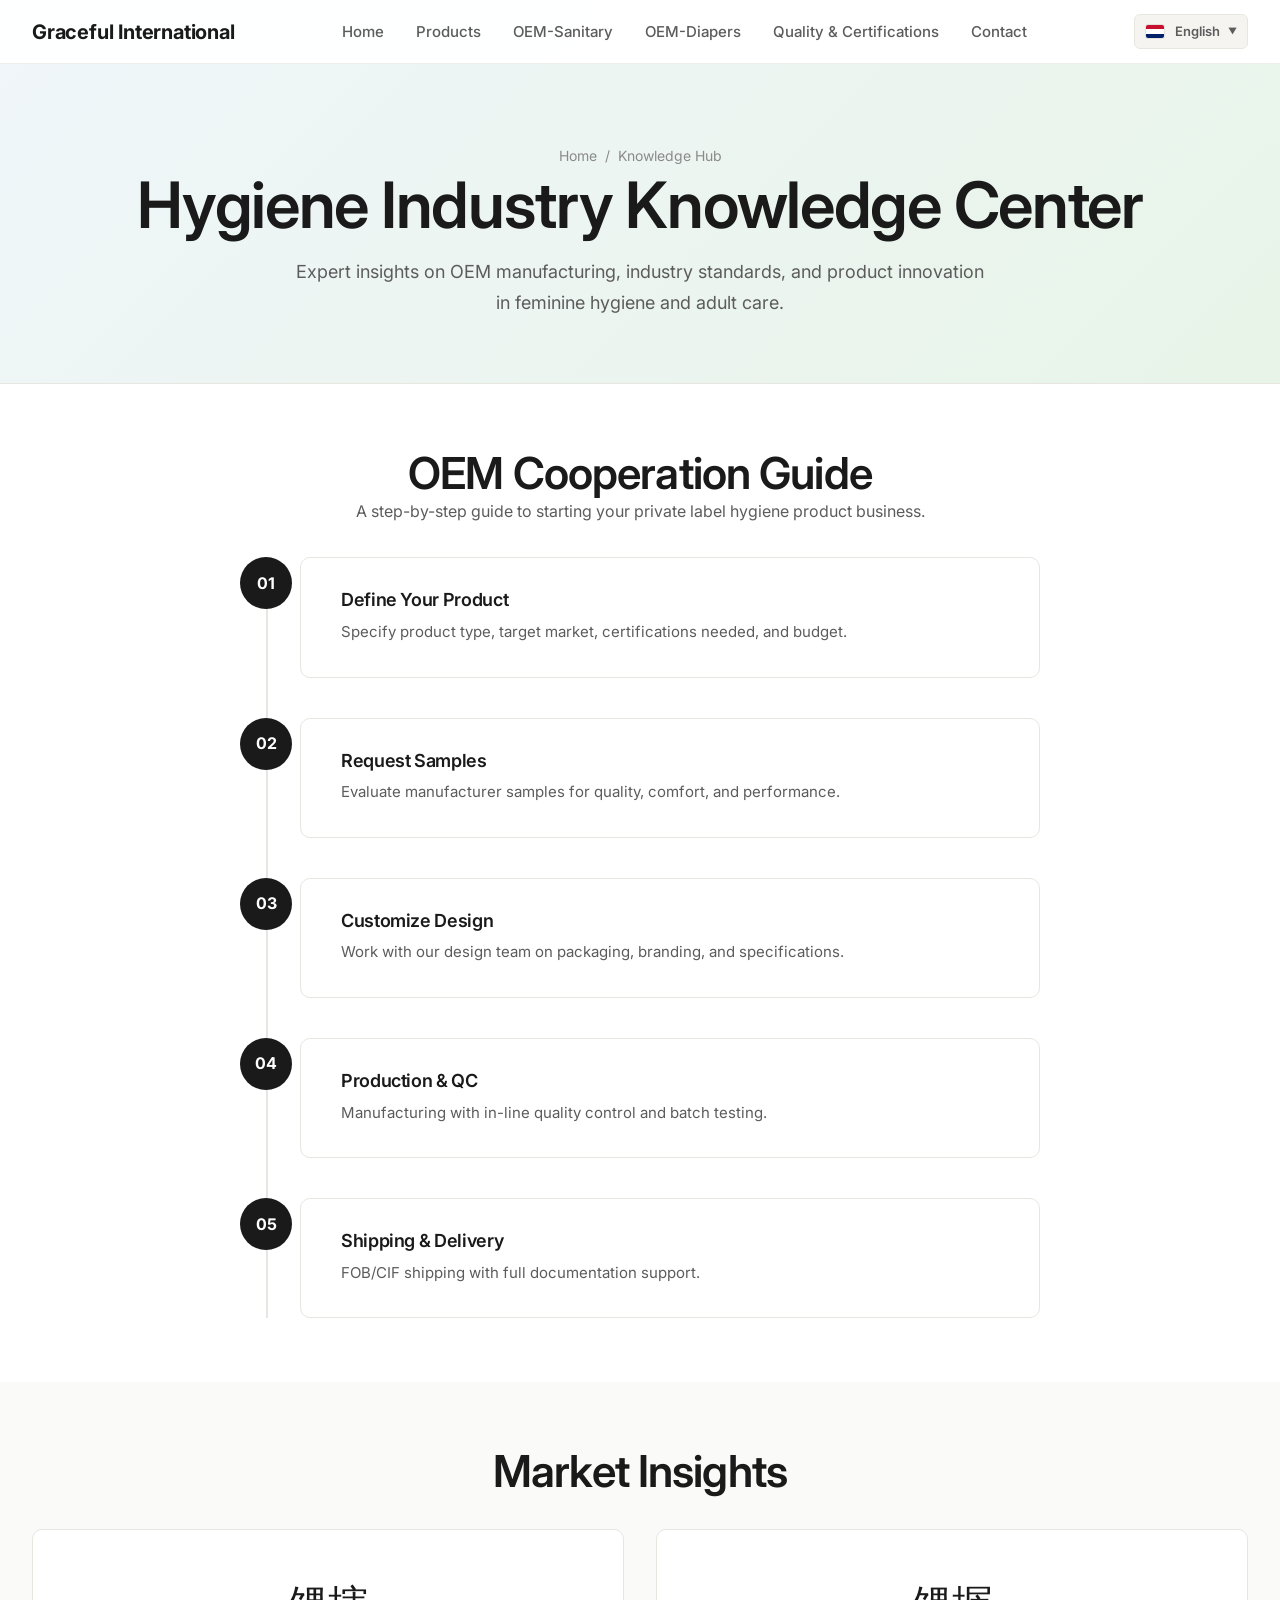
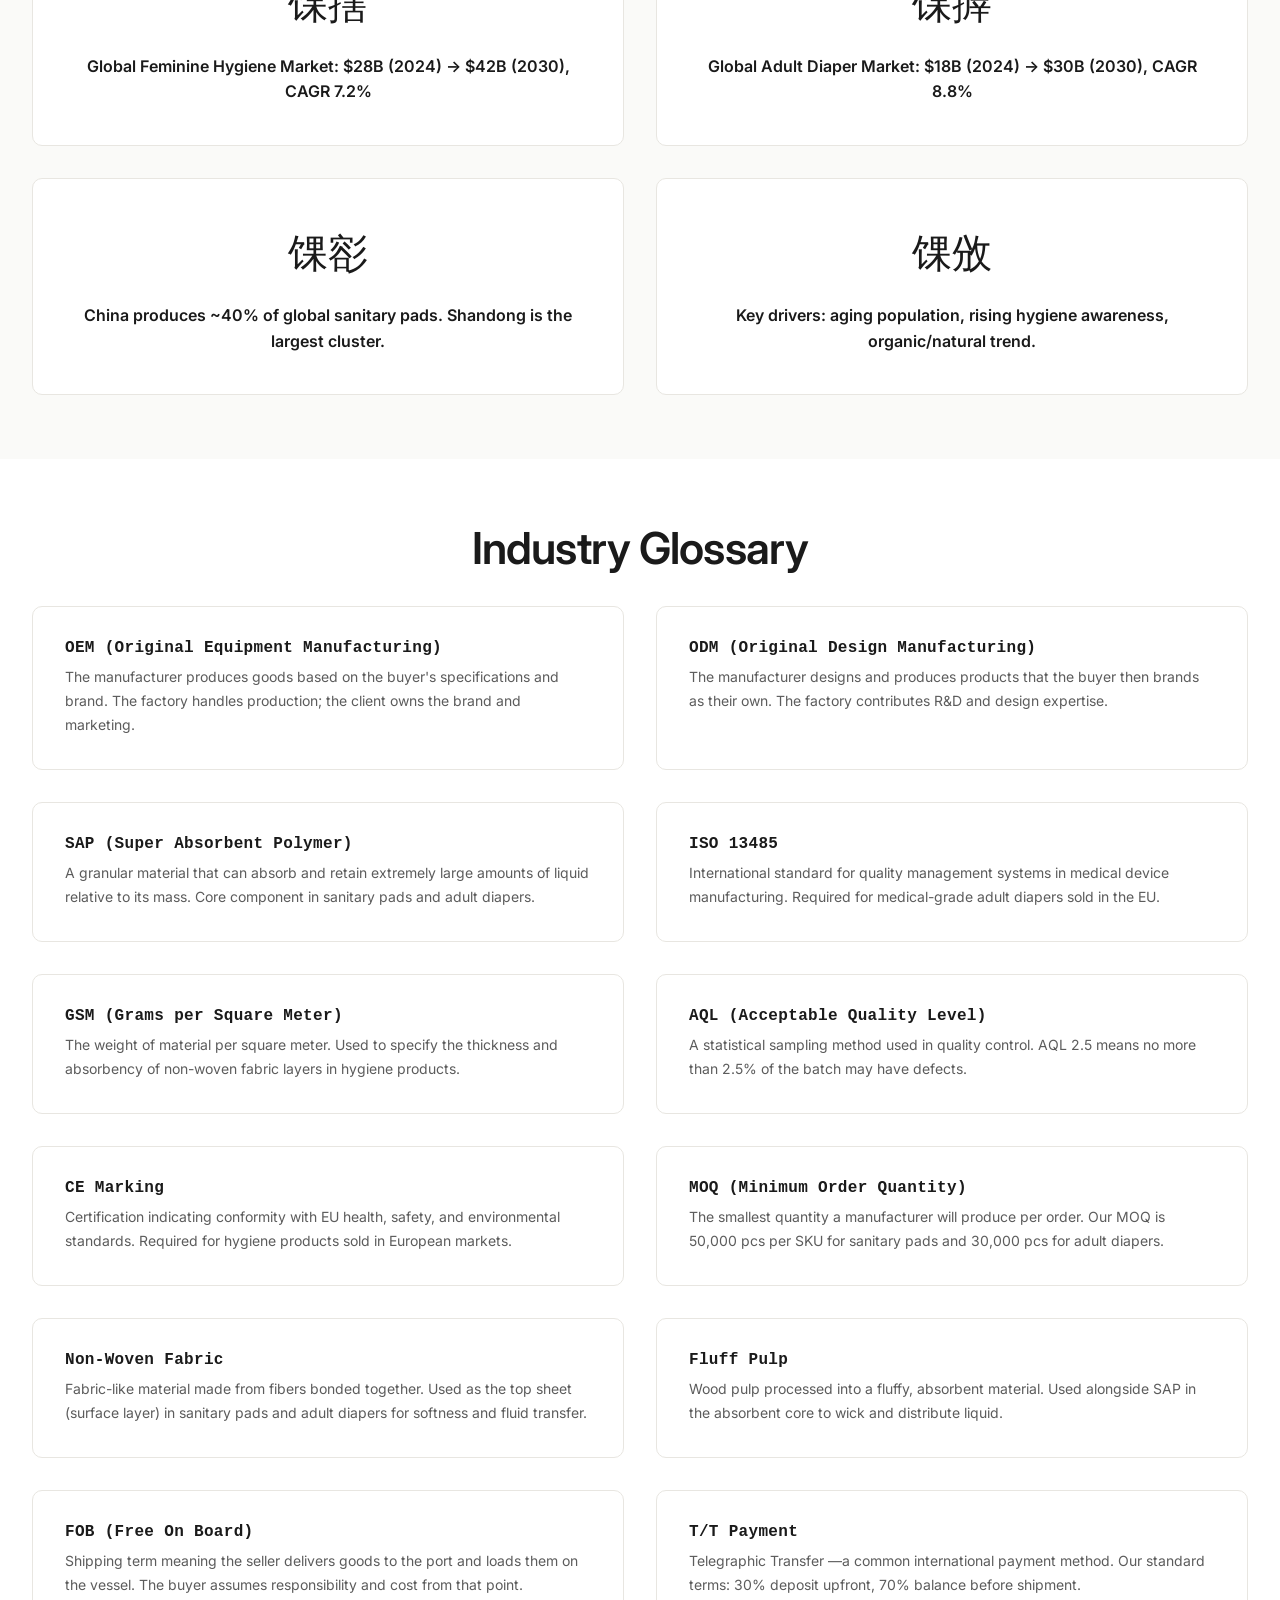
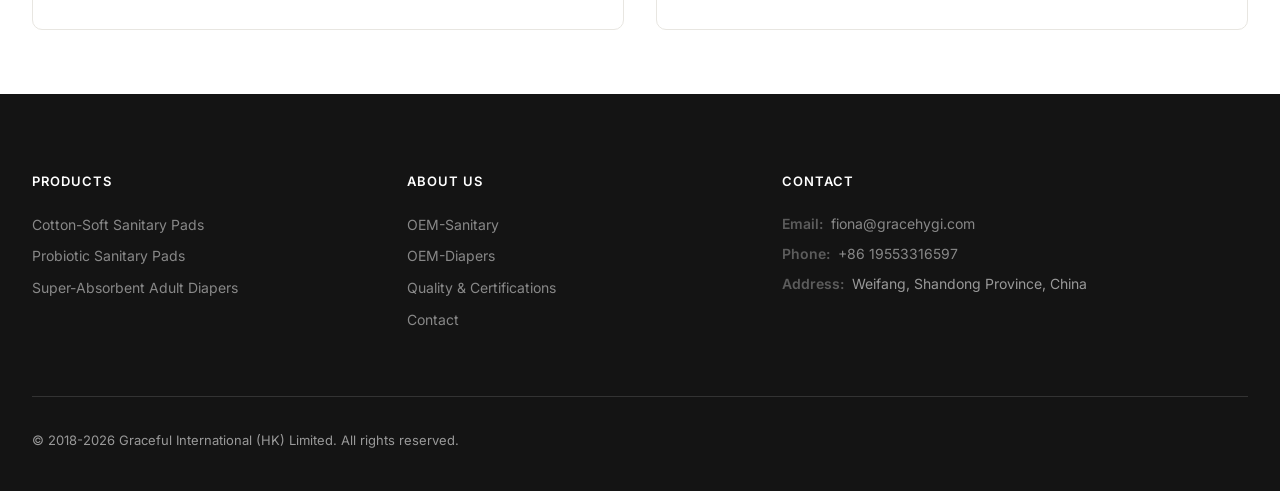
<file: knowledge-hub.html>
﻿<!DOCTYPE html>
<html lang="en">
<head>
  <meta charset="UTF-8">

  <meta name="viewport" content="width=device-width, initial-scale=1.0">
  <meta name="description" content="Hygiene industry knowledge center —OEM manufacturing guide, terminology glossary, and market insights for sanitary pads and adult diapers. Expert resources for buyers and importers.">
  <meta name="keywords" content="sanitary pads manufacturing guide, adult diapers OEM guide, hygiene products glossary, private label sanitary pads, OEM feminine hygiene, incontinence products manufacturing, hygiene industry insights">
  <meta name="robots" content="index, follow">
  <link rel="canonical" href="https://www.gracehygi.com/knowledge-hub">

  <meta property="og:title" content="Knowledge Hub | Hygiene Industry Resources | Graceful International">
  <meta property="og:description" content="OEM manufacturing guide, industry glossary, and market insights for sanitary pads and adult diapers.">
  <meta property="og:url" content="https://www.gracehygi.com/knowledge-hub">
  <meta property="og:type" content="article">

  <title>Knowledge Hub | Hygiene Industry Guide & Glossary | Graceful International</title>

  <link rel="preconnect" href="https://fonts.googleapis.com">
  <link rel="preconnect" href="https://fonts.gstatic.com" crossorigin>
  <link href="https://fonts.googleapis.com/css2?family=Inter:wght@400;500;600;700&display=swap" rel="stylesheet">
  <link rel="stylesheet" href="css/style.css?v=20260724">

  <!-- Structured Data: BreadcrumbList -->
  <script type="application/ld+json">
  {
    "@context": "https://schema.org",
    "@type": "BreadcrumbList",
    "itemListElement": [
      { "@type": "ListItem", "position": 1, "name": "Home", "item": "https://www.gracehygi.com/" },
      { "@type": "ListItem", "position": 2, "name": "Knowledge Hub", "item": "https://www.gracehygi.com/knowledge-hub" }
    ]
  }
  </script>

  <!-- Structured Data: Article + HowTo -->
  <script type="application/ld+json">
  {
    "@context": "https://schema.org",
    "@type": "Article",
    "headline": "OEM Hygiene Products Manufacturing Guide",
    "description": "A comprehensive guide to starting your private label sanitary pad or adult diaper business with a trusted Chinese manufacturer.",
    "author": { "@type": "Organization", "name": "Graceful International (HK) Limited" },
    "publisher": { "@type": "Organization", "name": "Graceful International (HK) Limited" },
    "datePublished": "2026-07-09",
    "dateModified": "2026-07-09",
    "mainEntityOfPage": "https://www.gracehygi.com/knowledge-hub"
  }
  </script>
</head>
<body data-page="knowledge_page">

  <!-- Navigation -->
  <nav class="nav">
    <div class="nav-inner">
      <a href="index.html" class="nav-logo" aria-label="Graceful International Home">Graceful International</a>
      <div class="nav-links" role="navigation">
        <a href="index.html" data-i18n="nav_home">Home</a>
        
        <a href="product.html" data-i18n="nav_products">Products</a>
        <a href="custom.html">OEM-Sanitary</a>
        <a href="oem.html">OEM-Diapers</a>
        <a href="quality.html" data-i18n="nav_quality">Quality & Certifications</a>
        <a href="contact.html" data-i18n="nav_contact">Contact</a>
      </div>
      <div class="nav-actions">
        <div class="lang-selector">
        <div class="lang-selector-current"><span class="lang-flag lang-en"></span> English <span class="lang-arrow">▼</span></div>
        <div class="lang-selector-menu">
          <div class="lang-option active" data-lang="en"><span class="lang-flag lang-en"></span> English</div>
          <div class="lang-option" data-lang="es"><span class="lang-flag lang-es"></span> Español</div>
          <div class="lang-option" data-lang="fr"><span class="lang-flag lang-fr"></span> Français</div>
          <div class="lang-option" data-lang="ar"><span class="lang-flag lang-ar"></span> العربية</div>
          <div class="lang-option" data-lang="ru"><span class="lang-flag lang-ru"></span> Русский</div>
          <div class="lang-option" data-lang="de"><span class="lang-flag lang-de"></span> Deutsch</div>
          <div class="lang-option" data-lang="pt"><span class="lang-flag lang-pt"></span> Português</div>
          <div class="lang-option" data-lang="ja"><span class="lang-flag lang-ja"></span> 日本語</div>
          <div class="lang-option" data-lang="ko"><span class="lang-flag lang-ko"></span> 한국어</div>
          <div class="lang-option" data-lang="zh"><span class="lang-flag lang-zh"></span> 中文</div>
        </div>
      </div>
        <button class="nav-toggle" aria-label="Toggle menu"><span></span><span></span><span></span></button>
      </div>
    </div>
  </nav>

  <!-- Page Header -->
  <header class="page-header" style="background:linear-gradient(135deg,#f0f6fa,#e8f4e8);">
    <div class="container">
      <nav class="breadcrumb" aria-label="Breadcrumb">
        <a href="index.html" data-i18n="nav_home">Home</a>
        <span class="breadcrumb-sep">/</span>
        <span data-i18n="knowledge_title">Knowledge Hub</span>
      </nav>
      <h1 data-i18n="knowledge_hero_title">Hygiene Industry Knowledge Center</h1>
      <p style="font-size:1.125rem;color:var(--color-text-secondary);max-width:700px;margin:0 auto;" data-i18n="knowledge_hero_subtitle">
        Expert insights on OEM manufacturing, industry standards, and product innovation in feminine hygiene and adult care.
      </p>
    </div>
  </header>

  <!-- OEM Cooperation Guide -->
  <section class="section-sm">
    <div class="container">
      <div class="text-center" style="margin-bottom:var(--space-xl);">
        <h2 data-i18n="knowledge_guide_title">OEM Cooperation Guide</h2>
        <p style="color:var(--color-text-secondary);max-width:700px;margin:0 auto;" data-i18n="knowledge_guide_desc">A step-by-step guide to starting your private label hygiene product business.</p>
      </div>

      <div class="steps-timeline">
        <div class="step-item">
          <div class="step-number">01</div>
          <div class="step-content">
            <h3 data-i18n="knowledge_guide_step1_title">Define Your Product</h3>
            <p data-i18n="knowledge_guide_step1_desc">Specify product type (sanitary pads or adult diapers), target market, required certifications, absorbency level, and budget range. This helps us recommend the best manufacturing approach.</p>
          </div>
        </div>
        <div class="step-item">
          <div class="step-number">02</div>
          <div class="step-content">
            <h3 data-i18n="knowledge_guide_step2_title">Request Samples</h3>
            <p data-i18n="knowledge_guide_step2_desc">Request free samples to evaluate product quality, materials, absorbency, and comfort. Test them in your target market conditions to ensure they meet your standards.</p>
          </div>
        </div>
        <div class="step-item">
          <div class="step-number">03</div>
          <div class="step-content">
            <h3 data-i18n="knowledge_guide_step3_title">Customize Design</h3>
            <p data-i18n="knowledge_guide_step3_desc">Work with our design team on packaging, branding, individual wrapper design, and product specifications. We support full OEM/ODM customization.</p>
          </div>
        </div>
        <div class="step-item">
          <div class="step-number">04</div>
          <div class="step-content">
            <h3 data-i18n="knowledge_guide_step4_title">Production & QC</h3>
            <p data-i18n="knowledge_guide_step4_desc">Manufacturing with in-line quality control at every stage —from raw material inspection to finished product sampling. Third-party testing available upon request.</p>
          </div>
        </div>
        <div class="step-item">
          <div class="step-number">05</div>
          <div class="step-content">
            <h3 data-i18n="knowledge_guide_step5_title">Shipping & Delivery</h3>
            <p data-i18n="knowledge_guide_step5_desc">FOB or CIF shipping from Qingdao port with full documentation support —commercial invoice, packing list, certificate of origin, and regulatory certificates.</p>
          </div>
        </div>
      </div>
    </div>
  </section>

  <!-- Market Insights -->
  <section class="section-sm" style="background:var(--color-off-white);">
    <div class="container">
      <div class="text-center" style="margin-bottom:var(--space-xl);">
        <h2 data-i18n="knowledge_market_title">Market Insights</h2>
      </div>
      <div class="insights-grid">
        <div class="insight-card">
          <div class="insight-icon">馃搳</div>
          <p data-i18n="knowledge_market_feminine">Global Feminine Hygiene Market: $28B (2024) → $42B (2030), CAGR 7.2%</p>
        </div>
        <div class="insight-card">
          <div class="insight-icon">馃搱</div>
          <p data-i18n="knowledge_market_adult">Global Adult Diaper Market: $18B (2024) → $30B (2030), CAGR 8.8%</p>
        </div>
        <div class="insight-card">
          <div class="insight-icon">馃彮</div>
          <p data-i18n="knowledge_market_china">China produces ~40% of global sanitary pads. Shandong is the largest cluster.</p>
        </div>
        <div class="insight-card">
          <div class="insight-icon">馃攽</div>
          <p data-i18n="knowledge_market_drivers">Key drivers: aging population, rising hygiene awareness, organic/natural trend.</p>
        </div>
      </div>
    </div>
  </section>

  <!-- Industry Glossary -->
  <section class="section-sm">
    <div class="container">
      <div class="text-center" style="margin-bottom:var(--space-xl);">
        <h2 data-i18n="knowledge_glossary">Industry Glossary</h2>
      </div>
      <div class="glossary-grid">
        <div class="glossary-item">
          <h3>OEM (Original Equipment Manufacturing)</h3>
          <p>The manufacturer produces goods based on the buyer's specifications and brand. The factory handles production; the client owns the brand and marketing.</p>
        </div>
        <div class="glossary-item">
          <h3>ODM (Original Design Manufacturing)</h3>
          <p>The manufacturer designs and produces products that the buyer then brands as their own. The factory contributes R&D and design expertise.</p>
        </div>
        <div class="glossary-item">
          <h3>SAP (Super Absorbent Polymer)</h3>
          <p>A granular material that can absorb and retain extremely large amounts of liquid relative to its mass. Core component in sanitary pads and adult diapers.</p>
        </div>
        <div class="glossary-item">
          <h3>ISO 13485</h3>
          <p>International standard for quality management systems in medical device manufacturing. Required for medical-grade adult diapers sold in the EU.</p>
        </div>
        <div class="glossary-item">
          <h3>GSM (Grams per Square Meter)</h3>
          <p>The weight of material per square meter. Used to specify the thickness and absorbency of non-woven fabric layers in hygiene products.</p>
        </div>
        <div class="glossary-item">
          <h3>AQL (Acceptable Quality Level)</h3>
          <p>A statistical sampling method used in quality control. AQL 2.5 means no more than 2.5% of the batch may have defects.</p>
        </div>
        <div class="glossary-item">
          <h3>CE Marking</h3>
          <p>Certification indicating conformity with EU health, safety, and environmental standards. Required for hygiene products sold in European markets.</p>
        </div>
        <div class="glossary-item">
          <h3>MOQ (Minimum Order Quantity)</h3>
          <p>The smallest quantity a manufacturer will produce per order. Our MOQ is 50,000 pcs per SKU for sanitary pads and 30,000 pcs for adult diapers.</p>
        </div>
        <div class="glossary-item">
          <h3>Non-Woven Fabric</h3>
          <p>Fabric-like material made from fibers bonded together. Used as the top sheet (surface layer) in sanitary pads and adult diapers for softness and fluid transfer.</p>
        </div>
        <div class="glossary-item">
          <h3>Fluff Pulp</h3>
          <p>Wood pulp processed into a fluffy, absorbent material. Used alongside SAP in the absorbent core to wick and distribute liquid.</p>
        </div>
        <div class="glossary-item">
          <h3>FOB (Free On Board)</h3>
          <p>Shipping term meaning the seller delivers goods to the port and loads them on the vessel. The buyer assumes responsibility and cost from that point.</p>
        </div>
        <div class="glossary-item">
          <h3>T/T Payment</h3>
          <p>Telegraphic Transfer —a common international payment method. Our standard terms: 30% deposit upfront, 70% balance before shipment.</p>
        </div>
      </div>
    </div>
  </section>

  <!-- Footer -->
  <footer class="footer">
    <div class="container">
      <div class="footer-grid">
        
        <div><h4 data-i18n="nav_products">Products</h4><div class="footer-links"><a href="products/sanitary-pads.html" data-i18n="product_cotton">Cotton-Soft Sanitary Pads</a><a href="products/sanitary-pads.html" data-i18n="product_probiotic">Probiotic Sanitary Pads</a><a href="products/adult-diapers.html" data-i18n="product_adult">Super-Absorbent Adult Diapers</a></div></div>
        <div><h4 data-i18n="nav_about">Company</h4><div class="footer-links"><a href="custom.html">OEM-Sanitary</a><a href="oem.html">OEM-Diapers</a><a href="quality.html" data-i18n="nav_quality">Quality</a><a href="contact.html" data-i18n="nav_contact">Contact</a></div></div>
        <div><h4 data-i18n="footer_contact_us">Contact</h4><div class="footer-contact"><p><span class="footer-label" data-i18n="footer_email">Email:</span> <a href="mailto:fiona@gracehygi.com">fiona@gracehygi.com</a></p><p><span class="footer-label" data-i18n="footer_phone">Phone:</span> <a href="https://wa.me/8619553316597">+86 19553316597</a></p><p><span class="footer-label" data-i18n="footer_address_label">Address:</span> <span data-i18n="footer_address">Weifang, Shandong, China</span></p></div></div>
      </div>
      <div class="footer-bottom"><span>&copy; 2018-2026 Graceful International (HK) Limited. <span data-i18n="footer_rights">All rights reserved.</span></span></div>
    </div>
  </footer>

  <button class="back-to-top" aria-label="Back to top"><svg viewBox="0 0 24 24" fill="none" stroke="currentColor" stroke-width="2"><polyline points="18 15 12 9 6 15"/></svg></button>

  <script src="js/i18n.js?v=20260724"></script>
  <script src="js/main.js?v=20260724"></script>
  <script src="js/image-override.js"></script>
</body>
</html>
</file>
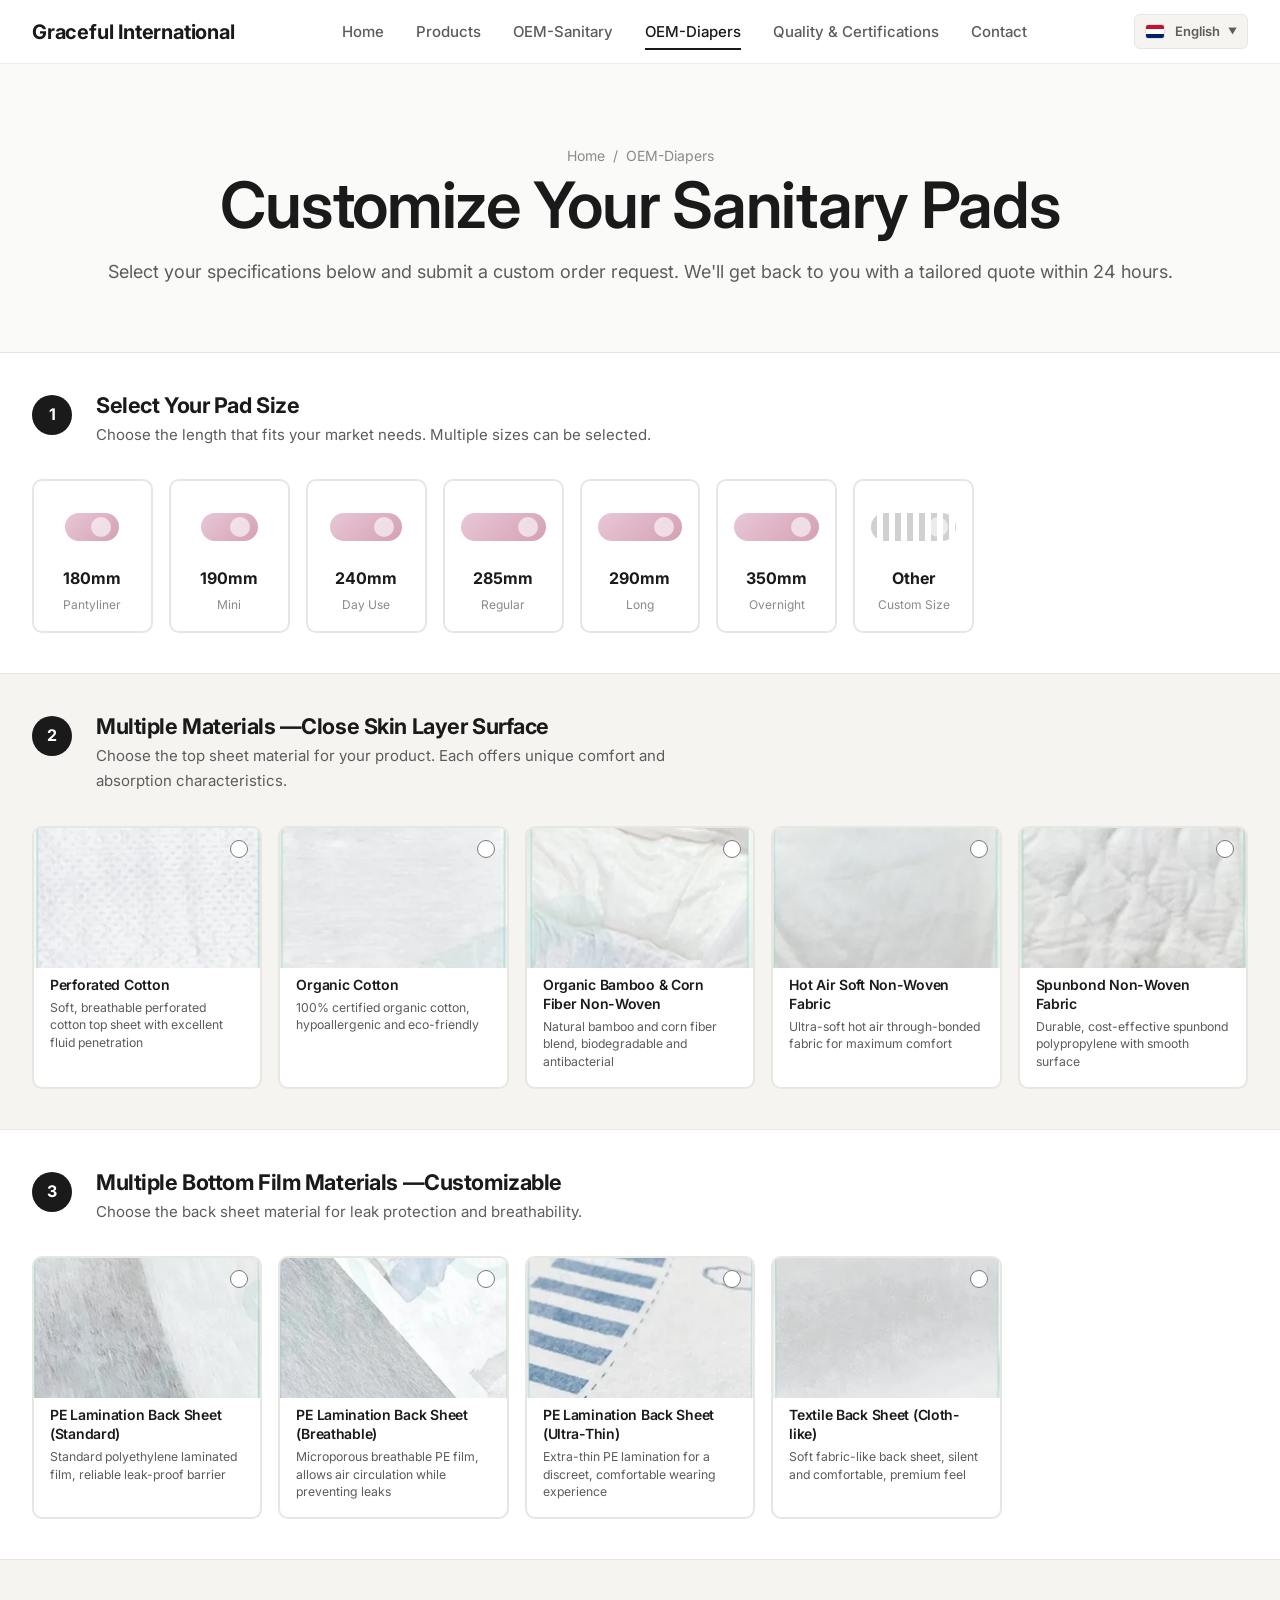
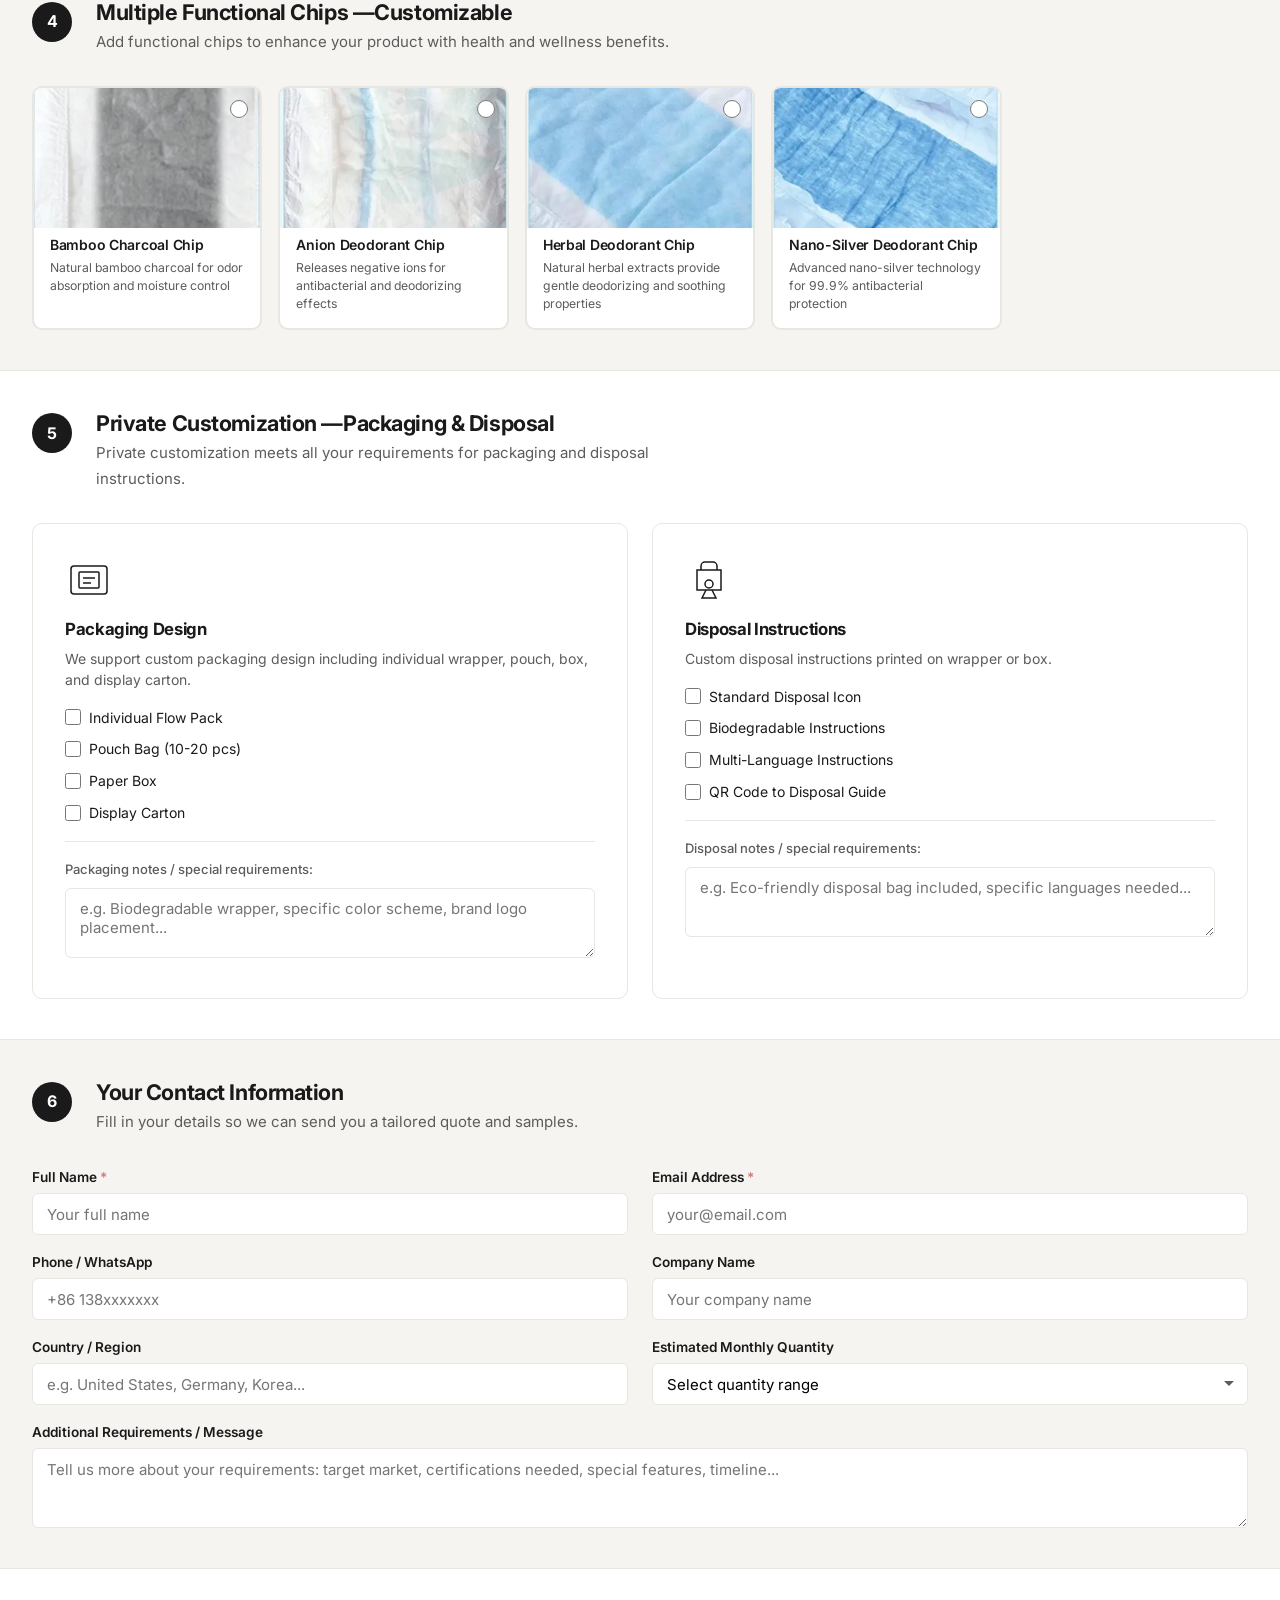
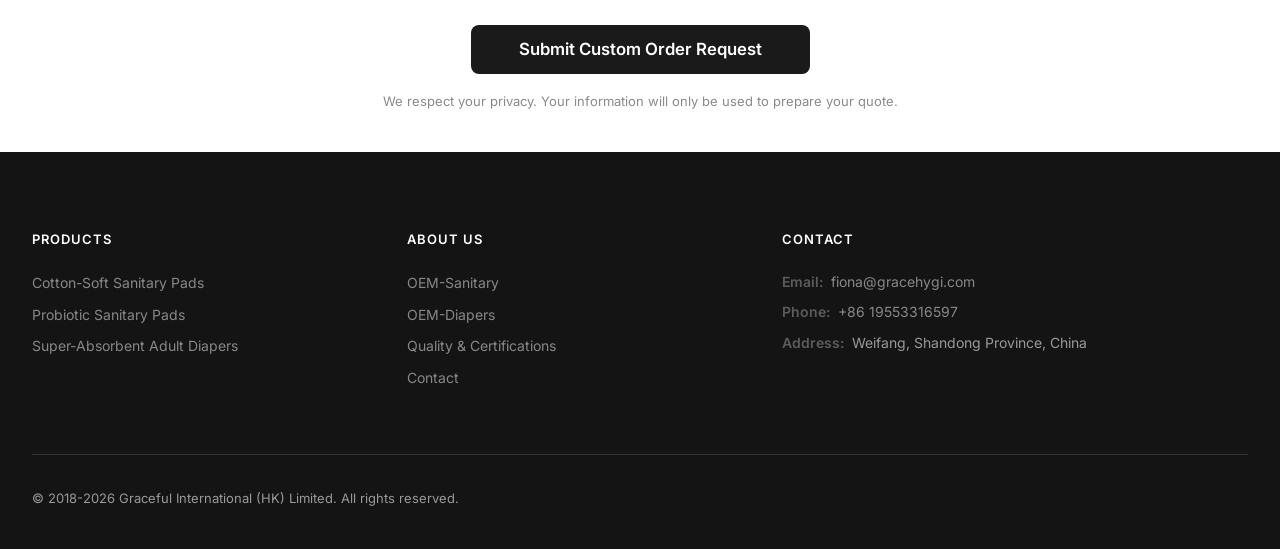
<file: oem.html>
﻿<!DOCTYPE html>
<html lang="en">
<head>
  <meta charset="UTF-8">

  <meta name="viewport" content="width=device-width, initial-scale=1.0">
  <meta name="description" content="Interactive OEM customization for sanitary pads. Choose size, top sheet material, bottom film, functional chips, and packaging. Get a tailored quote.">
  <meta name="keywords" content="OEM sanitary pads, custom sanitary pads, private label sanitary napkins, custom hygiene products, sanitary pad manufacturer">
  <meta name="robots" content="index, follow">
  <link rel="canonical" href="https://www.gracehygi.com/oem">
  <meta property="og:title" content="Custom OEM Sanitary Pads | Graceful International">
  <title>Custom OEM Sanitary Pads | Graceful International —Yezhimeng</title>
  <link rel="preconnect" href="https://fonts.googleapis.com">
  <link rel="preconnect" href="https://fonts.gstatic.com" crossorigin>
  <link href="https://fonts.googleapis.com/css2?family=Inter:wght@400;500;600;700&display=swap" rel="stylesheet">
  <link rel="stylesheet" href="css/style.css?v=20260724">
</head>
<body data-page="oem_page">

  <!-- ===== Navigation ===== -->
  <nav class="nav">
    <div class="nav-inner">
      <a href="index.html" class="nav-logo">Graceful International</a>
      <div class="nav-links">
        <a href="index.html" data-i18n="nav_home">Home</a>
        
        <a href="product.html" data-i18n="nav_products">Products</a>
        <a href="custom.html">OEM-Sanitary</a>
        <a href="oem.html" class="active">OEM-Diapers</a>
        <a href="quality.html" data-i18n="nav_quality">Quality & Certifications</a>
        <a href="contact.html" data-i18n="nav_contact">Contact</a>
      </div>
      <div class="nav-actions">
        <div class="lang-selector"><div class="lang-selector-current"><span class="lang-flag lang-en"></span> English <span class="lang-arrow">&#9660;</span></div><div class="lang-selector-menu"><div class="lang-option active" data-lang="en"><span class="lang-flag lang-en"></span> English</div><div class="lang-option" data-lang="es"><span class="lang-flag lang-es"></span> Espa&#241;ol</div><div class="lang-option" data-lang="fr"><span class="lang-flag lang-fr"></span> Fran&#231;ais</div><div class="lang-option" data-lang="ar"><span class="lang-flag lang-ar"></span> &#1575;&#1604;&#1593;&#1585;&#1576;&#1610;&#1577;</div><div class="lang-option" data-lang="ru"><span class="lang-flag lang-ru"></span> &#1056;&#1091;&#1089;&#1089;&#1082;&#1080;&#1081;</div><div class="lang-option" data-lang="de"><span class="lang-flag lang-de"></span> Deutsch</div><div class="lang-option" data-lang="pt"><span class="lang-flag lang-pt"></span> Portugu&#234;s</div><div class="lang-option" data-lang="ja"><span class="lang-flag lang-ja"></span> &#26085;&#26412;&#35486;</div><div class="lang-option" data-lang="ko"><span class="lang-flag lang-ko"></span> &#54620;&#44397;&#50612;</div></div></div>
        <button class="nav-toggle"><span></span><span></span><span></span></button>
      </div>
    </div>
  </nav>

  <!-- ===== Page Header ===== -->
  <header class="page-header">
    <div class="container">
      <nav class="breadcrumb"><a href="index.html" data-i18n="nav_home">Home</a><span class="breadcrumb-sep">/</span><span data-i18n="nav_oem">OEM</span></nav>
      <h1>Customize Your Sanitary Pads</h1>
      <p class="oem-header-desc">Select your specifications below and submit a custom order request. We'll get back to you with a tailored quote within 24 hours.</p>
    </div>
  </header>

  <!-- ===== OEM Customization Form ===== -->
  <form id="oemForm" class="oem-form" novalidate>

    <!-- ===== Step 1: Size Selection ===== -->
    <section class="oem-section" id="oem-size">
      <div class="container">
        <div class="oem-section-header">
          <span class="oem-step-badge">1</span>
          <div>
            <h2>Select Your Pad Size</h2>
            <p>Choose the length that fits your market needs. Multiple sizes can be selected.</p>
          </div>
        </div>
        <div class="oem-size-grid">
          <label class="oem-size-card">
            <input type="checkbox" name="size" value="180mm">
            <div class="oem-size-visual" style="height:60px;"><div class="oem-size-bar" style="width:54px;"></div></div>
            <span class="oem-size-label">180mm</span>
            <span class="oem-size-desc">Pantyliner</span>
          </label>
          <label class="oem-size-card">
            <input type="checkbox" name="size" value="190mm">
            <div class="oem-size-visual" style="height:60px;"><div class="oem-size-bar" style="width:57px;"></div></div>
            <span class="oem-size-label">190mm</span>
            <span class="oem-size-desc">Mini</span>
          </label>
          <label class="oem-size-card">
            <input type="checkbox" name="size" value="240mm">
            <div class="oem-size-visual" style="height:60px;"><div class="oem-size-bar" style="width:72px;"></div></div>
            <span class="oem-size-label">240mm</span>
            <span class="oem-size-desc">Day Use</span>
          </label>
          <label class="oem-size-card">
            <input type="checkbox" name="size" value="285mm">
            <div class="oem-size-visual" style="height:60px;"><div class="oem-size-bar" style="width:85px;"></div></div>
            <span class="oem-size-label">285mm</span>
            <span class="oem-size-desc">Regular</span>
          </label>
          <label class="oem-size-card">
            <input type="checkbox" name="size" value="290mm">
            <div class="oem-size-visual" style="height:60px;"><div class="oem-size-bar" style="width:87px;"></div></div>
            <span class="oem-size-label">290mm</span>
            <span class="oem-size-desc">Long</span>
          </label>
          <label class="oem-size-card">
            <input type="checkbox" name="size" value="350mm">
            <div class="oem-size-visual" style="height:60px;"><div class="oem-size-bar" style="width:105px;"></div></div>
            <span class="oem-size-label">350mm</span>
            <span class="oem-size-desc">Overnight</span>
          </label>
          <label class="oem-size-card oem-size-other">
            <input type="checkbox" name="size" value="other">
            <div class="oem-size-visual" style="height:60px;"><div class="oem-size-bar oem-size-bar-dashed" style="width:90px;"></div></div>
            <span class="oem-size-label">Other</span>
            <span class="oem-size-desc">Custom Size</span>
          </label>
        </div>
        <div class="oem-size-other-input" id="sizeOtherWrap" style="display:none;">
          <label>Specify custom size (mm):</label>
          <input type="text" class="oem-input" name="size_other_value" placeholder="e.g. 420mm">
        </div>
        <div class="oem-selected-sizes" id="selectedSizes" style="display:none;">
          <span class="oem-selected-label">Selected:</span>
        </div>
      </div>
    </section>

    <!-- ===== Step 2: Top Sheet Material ===== -->
    <section class="oem-section oem-section-alt" id="oem-topsheet">
      <div class="container">
        <div class="oem-section-header">
          <span class="oem-step-badge">2</span>
          <div>
            <h2>Multiple Materials —Close Skin Layer Surface</h2>
            <p>Choose the top sheet material for your product. Each offers unique comfort and absorption characteristics.</p>
          </div>
        </div>
        <div class="oem-materials">
          <label class="oem-material-card">
            <input type="radio" name="topsheet" value="Perforated Cotton">
            <div class="oem-material-img"><img src="images/material-perforated-cotton.webp" alt="Perforated Cotton" loading="lazy"></div>
            <div class="oem-material-info">
              <h3>Perforated Cotton</h3>
              <p>Soft, breathable perforated cotton top sheet with excellent fluid penetration</p>
            </div>
            <div class="oem-material-check">&#10003;</div>
          </label>
          <label class="oem-material-card">
            <input type="radio" name="topsheet" value="Organic Cotton">
            <div class="oem-material-img"><img src="images/material-organic-cotton.webp" alt="Organic Cotton" loading="lazy"></div>
            <div class="oem-material-info">
              <h3>Organic Cotton</h3>
              <p>100% certified organic cotton, hypoallergenic and eco-friendly</p>
            </div>
            <div class="oem-material-check">&#10003;</div>
          </label>
          <label class="oem-material-card">
            <input type="radio" name="topsheet" value="Organic Bamboo & Corn Fiber Non-Woven">
            <div class="oem-material-img"><img src="images/material-bamboo-corn.webp" alt="Organic Bamboo & Corn Fiber" loading="lazy"></div>
            <div class="oem-material-info">
              <h3>Organic Bamboo &amp; Corn Fiber Non-Woven</h3>
              <p>Natural bamboo and corn fiber blend, biodegradable and antibacterial</p>
            </div>
            <div class="oem-material-check">&#10003;</div>
          </label>
          <label class="oem-material-card">
            <input type="radio" name="topsheet" value="Hot Air Soft Non-Woven Fabric">
            <div class="oem-material-img"><img src="images/material-hot-air.webp" alt="Hot Air Soft Non-Woven Fabric" loading="lazy"></div>
            <div class="oem-material-info">
              <h3>Hot Air Soft Non-Woven Fabric</h3>
              <p>Ultra-soft hot air through-bonded fabric for maximum comfort</p>
            </div>
            <div class="oem-material-check">&#10003;</div>
          </label>
          <label class="oem-material-card">
            <input type="radio" name="topsheet" value="Spunbond Non-Woven Fabric">
            <div class="oem-material-img"><img src="images/material-spunbond.webp" alt="Spunbond Non-Woven Fabric" loading="lazy"></div>
            <div class="oem-material-info">
              <h3>Spunbond Non-Woven Fabric</h3>
              <p>Durable, cost-effective spunbond polypropylene with smooth surface</p>
            </div>
            <div class="oem-material-check">&#10003;</div>
          </label>
        </div>
      </div>
    </section>

    <!-- ===== Step 3: Bottom Film Material ===== -->
    <section class="oem-section" id="oem-bottomfilm">
      <div class="container">
        <div class="oem-section-header">
          <span class="oem-step-badge">3</span>
          <div>
            <h2>Multiple Bottom Film Materials —Customizable</h2>
            <p>Choose the back sheet material for leak protection and breathability.</p>
          </div>
        </div>
        <div class="oem-materials">
          <label class="oem-material-card">
            <input type="radio" name="bottomfilm" value="PE Lamination Back Sheet (Standard)">
            <div class="oem-material-img"><img src="images/material-bottom-pe.webp" alt="PE Lamination Back Sheet (Standard)" loading="lazy"></div>
            <div class="oem-material-info">
              <h3>PE Lamination Back Sheet (Standard)</h3>
              <p>Standard polyethylene laminated film, reliable leak-proof barrier</p>
            </div>
            <div class="oem-material-check">&#10003;</div>
          </label>
          <label class="oem-material-card">
            <input type="radio" name="bottomfilm" value="PE Lamination Back Sheet (Breathable)">
            <div class="oem-material-img"><img src="images/material-bottom-breathable.webp" alt="PE Lamination Back Sheet (Breathable)" loading="lazy"></div>
            <div class="oem-material-info">
              <h3>PE Lamination Back Sheet (Breathable)</h3>
              <p>Microporous breathable PE film, allows air circulation while preventing leaks</p>
            </div>
            <div class="oem-material-check">&#10003;</div>
          </label>
          <label class="oem-material-card">
            <input type="radio" name="bottomfilm" value="PE Lamination Back Sheet (Ultra-Thin)">
            <div class="oem-material-img"><img src="images/material-bottom-ultrathin.webp" alt="PE Lamination Back Sheet (Ultra-Thin)" loading="lazy"></div>
            <div class="oem-material-info">
              <h3>PE Lamination Back Sheet (Ultra-Thin)</h3>
              <p>Extra-thin PE lamination for a discreet, comfortable wearing experience</p>
            </div>
            <div class="oem-material-check">&#10003;</div>
          </label>
          <label class="oem-material-card">
            <input type="radio" name="bottomfilm" value="Textile Back Sheet (Cloth-like)">
            <div class="oem-material-img"><img src="images/material-bottom-textile.webp" alt="Textile Back Sheet (Cloth-like)" loading="lazy"></div>
            <div class="oem-material-info">
              <h3>Textile Back Sheet (Cloth-like)</h3>
              <p>Soft fabric-like back sheet, silent and comfortable, premium feel</p>
            </div>
            <div class="oem-material-check">&#10003;</div>
          </label>
        </div>
      </div>
    </section>

    <!-- ===== Step 4: Functional Chips ===== -->
    <section class="oem-section oem-section-alt" id="oem-chips">
      <div class="container">
        <div class="oem-section-header">
          <span class="oem-step-badge">4</span>
          <div>
            <h2>Multiple Functional Chips —Customizable</h2>
            <p>Add functional chips to enhance your product with health and wellness benefits.</p>
          </div>
        </div>
        <div class="oem-materials">
          <label class="oem-material-card">
            <input type="radio" name="chip" value="Bamboo Charcoal Chip">
            <div class="oem-material-img"><img src="images/material-chip-bamboo.webp" alt="Bamboo Charcoal Chip" loading="lazy"></div>
            <div class="oem-material-info">
              <h3>Bamboo Charcoal Chip</h3>
              <p>Natural bamboo charcoal for odor absorption and moisture control</p>
            </div>
            <div class="oem-material-check">&#10003;</div>
          </label>
          <label class="oem-material-card">
            <input type="radio" name="chip" value="Anion Deodorant Chip">
            <div class="oem-material-img"><img src="images/material-chip-anion.webp" alt="Anion Deodorant Chip" loading="lazy"></div>
            <div class="oem-material-info">
              <h3>Anion Deodorant Chip</h3>
              <p>Releases negative ions for antibacterial and deodorizing effects</p>
            </div>
            <div class="oem-material-check">&#10003;</div>
          </label>
          <label class="oem-material-card">
            <input type="radio" name="chip" value="Herbal Deodorant Chip">
            <div class="oem-material-img"><img src="images/material-chip-herbal.webp" alt="Herbal Deodorant Chip" loading="lazy"></div>
            <div class="oem-material-info">
              <h3>Herbal Deodorant Chip</h3>
              <p>Natural herbal extracts provide gentle deodorizing and soothing properties</p>
            </div>
            <div class="oem-material-check">&#10003;</div>
          </label>
          <label class="oem-material-card">
            <input type="radio" name="chip" value="Nano-Silver Deodorant Chip">
            <div class="oem-material-img"><img src="images/material-chip-nanosilver.webp" alt="Nano-Silver Deodorant Chip" loading="lazy"></div>
            <div class="oem-material-info">
              <h3>Nano-Silver Deodorant Chip</h3>
              <p>Advanced nano-silver technology for 99.9% antibacterial protection</p>
            </div>
            <div class="oem-material-check">&#10003;</div>
          </label>
        </div>
      </div>
    </section>

    <!-- ===== Step 5: Private Customization ===== -->
    <section class="oem-section" id="oem-custom">
      <div class="container">
        <div class="oem-section-header">
          <span class="oem-step-badge">5</span>
          <div>
            <h2>Private Customization —Packaging &amp; Disposal</h2>
            <p>Private customization meets all your requirements for packaging and disposal instructions.</p>
          </div>
        </div>
        <div class="oem-custom-grid">
          <div class="oem-custom-card">
            <div class="oem-custom-icon">
              <svg viewBox="0 0 48 48" fill="none" stroke="currentColor" stroke-width="1.5">
                <rect x="6" y="10" width="36" height="28" rx="3"/>
                <rect x="14" y="16" width="20" height="16" rx="1"/>
                <line x1="18" y1="22" x2="30" y2="22"/>
                <line x1="18" y1="27" x2="26" y2="27"/>
              </svg>
            </div>
            <h3>Packaging Design</h3>
            <p>We support custom packaging design including individual wrapper, pouch, box, and display carton.</p>
            <div class="oem-custom-options">
              <label class="oem-checkbox-label"><input type="checkbox" name="packaging" value="Individual Flow Pack"> Individual Flow Pack</label>
              <label class="oem-checkbox-label"><input type="checkbox" name="packaging" value="Pouch Bag"> Pouch Bag (10-20 pcs)</label>
              <label class="oem-checkbox-label"><input type="checkbox" name="packaging" value="Paper Box"> Paper Box</label>
              <label class="oem-checkbox-label"><input type="checkbox" name="packaging" value="Display Carton"> Display Carton</label>
            </div>
            <div class="oem-custom-note">
              <label>Packaging notes / special requirements:</label>
              <textarea class="oem-textarea" name="packaging_notes" rows="2" placeholder="e.g. Biodegradable wrapper, specific color scheme, brand logo placement..."></textarea>
            </div>
          </div>
          <div class="oem-custom-card">
            <div class="oem-custom-icon">
              <svg viewBox="0 0 48 48" fill="none" stroke="currentColor" stroke-width="1.5">
                <path d="M12 14h24v20H12z"/>
                <path d="M16 14V10a4 4 0 014-4h8a4 4 0 014 4v4"/>
                <circle cx="24" cy="28" r="4"/>
                <path d="M21 34l-4 8h14l-4-8"/>
              </svg>
            </div>
            <h3>Disposal Instructions</h3>
            <p>Custom disposal instructions printed on wrapper or box.</p>
            <div class="oem-custom-options">
              <label class="oem-checkbox-label"><input type="checkbox" name="disposal" value="Standard Disposal Icon"> Standard Disposal Icon</label>
              <label class="oem-checkbox-label"><input type="checkbox" name="disposal" value="Biodegradable Instructions"> Biodegradable Instructions</label>
              <label class="oem-checkbox-label"><input type="checkbox" name="disposal" value="Multi-Language Instructions"> Multi-Language Instructions</label>
              <label class="oem-checkbox-label"><input type="checkbox" name="disposal" value="QR Code to Disposal Guide"> QR Code to Disposal Guide</label>
            </div>
            <div class="oem-custom-note">
              <label>Disposal notes / special requirements:</label>
              <textarea class="oem-textarea" name="disposal_notes" rows="2" placeholder="e.g. Eco-friendly disposal bag included, specific languages needed..."></textarea>
            </div>
          </div>
        </div>
      </div>
    </section>

    <!-- ===== Step 6: Customer Information ===== -->
    <section class="oem-section oem-section-alt" id="oem-contact">
      <div class="container">
        <div class="oem-section-header">
          <span class="oem-step-badge">6</span>
          <div>
            <h2>Your Contact Information</h2>
            <p>Fill in your details so we can send you a tailored quote and samples.</p>
          </div>
        </div>
        <div class="oem-contact-grid">
          <div class="oem-form-group">
            <label class="oem-form-label">Full Name <span class="oem-required">*</span></label>
            <input type="text" class="oem-input" name="name" required placeholder="Your full name">
          </div>
          <div class="oem-form-group">
            <label class="oem-form-label">Email Address <span class="oem-required">*</span></label>
            <input type="email" class="oem-input" name="email" required placeholder="your@email.com">
          </div>
          <div class="oem-form-group">
            <label class="oem-form-label">Phone / WhatsApp</label>
            <input type="text" class="oem-input" name="phone" placeholder="+86 138xxxxxxx">
          </div>
          <div class="oem-form-group">
            <label class="oem-form-label">Company Name</label>
            <input type="text" class="oem-input" name="company" placeholder="Your company name">
          </div>
          <div class="oem-form-group">
            <label class="oem-form-label">Country / Region</label>
            <input type="text" class="oem-input" name="country" placeholder="e.g. United States, Germany, Korea...">
          </div>
          <div class="oem-form-group">
            <label class="oem-form-label">Estimated Monthly Quantity</label>
            <select class="oem-input oem-select" name="quantity">
              <option value="">Select quantity range</option>
              <option value="50K - 100K pcs/month">50,000 - 100,000 pcs/month</option>
              <option value="100K - 500K pcs/month">100,000 - 500,000 pcs/month</option>
              <option value="500K - 1M pcs/month">500,000 - 1,000,000 pcs/month</option>
              <option value="1M+ pcs/month">1,000,000+ pcs/month</option>
              <option value="Not sure yet">Not sure yet / Need advice</option>
            </select>
          </div>
          <div class="oem-form-group oem-form-full">
            <label class="oem-form-label">Additional Requirements / Message</label>
            <textarea class="oem-textarea" name="message" rows="3" placeholder="Tell us more about your requirements: target market, certifications needed, special features, timeline..."></textarea>
          </div>
        </div>
      </div>
    </section>

    <!-- ===== Summary & Submit ===== -->
    <section class="oem-section" id="oem-submit">
      <div class="container">
        <div class="oem-summary" id="oemSummary" style="display:none;">
          <h3>Order Summary</h3>
          <div class="oem-summary-grid">
            <div class="oem-summary-item"><strong>Sizes:</strong> <span id="summarySizes">-</span></div>
            <div class="oem-summary-item"><strong>Top Sheet:</strong> <span id="summaryTopsheet">-</span></div>
            <div class="oem-summary-item"><strong>Bottom Film:</strong> <span id="summaryBottomfilm">-</span></div>
            <div class="oem-summary-item"><strong>Chip:</strong> <span id="summaryChip">-</span></div>
            <div class="oem-summary-item"><strong>Packaging:</strong> <span id="summaryPackaging">-</span></div>
            <div class="oem-summary-item"><strong>Disposal:</strong> <span id="summaryDisposal">-</span></div>
          </div>
        </div>
        <div class="oem-submit-wrap">
          <div class="oem-form-error" id="oemFormError"></div>
          <button type="submit" class="oem-submit-btn" id="oemSubmitBtn">
            <span class="btn-text">Submit Custom Order Request</span>
            <span class="btn-loader" style="display:none;">
              <svg width="20" height="20" viewBox="0 0 24 24" fill="none" stroke="currentColor" stroke-width="2.5"><circle cx="12" cy="12" r="10" stroke-dasharray="32" stroke-dashoffset="32"><animate attributeName="stroke-dashoffset" values="32;0" dur="1.5s" repeatCount="indefinite"/></circle></svg>
              Submitting...
            </span>
          </button>
          <p class="oem-submit-note">We respect your privacy. Your information will only be used to prepare your quote.</p>
        </div>
      </div>
    </section>

    <!-- ===== Success Message (hidden) ===== -->
    <div class="oem-success" id="oemSuccess" style="display:none;">
      <div class="container">
        <div class="oem-success-card">
          <div class="oem-success-icon">&#10003;</div>
          <h2>Thank You!</h2>
          <p>Your custom order request has been submitted successfully.</p>
          <p class="oem-success-sub">Our team will review your specifications and get back to you within <strong>24 hours</strong> with a tailored quote and free sample arrangement.</p>
          <div class="oem-success-actions">
            <a href="index.html" class="btn btn-outline">Back to Home</a>
            <a href="contact.html" class="btn btn-primary">Contact Us Directly</a>
          </div>
        </div>
      </div>
    </div>
  </form>

  <!-- ===== Footer ===== -->
  <footer class="footer">
    <div class="container">
      <div class="footer-grid">
        
        <div><h4 data-i18n="nav_products">Products</h4><div class="footer-links"><a href="products/sanitary-pads.html" data-i18n="product_cotton">Cotton-Soft Sanitary Pads</a><a href="products/sanitary-pads.html" data-i18n="product_probiotic">Probiotic Sanitary Pads</a><a href="products/adult-diapers.html" data-i18n="product_adult">Super-Absorbent Adult Diapers</a></div></div>
        <div><h4 data-i18n="nav_about">Company</h4><div class="footer-links"><a href="custom.html">OEM-Sanitary</a><a href="oem.html">OEM-Diapers</a><a href="quality.html" data-i18n="nav_quality">Quality</a><a href="contact.html" data-i18n="nav_contact">Contact</a></div></div>
        <div><h4 data-i18n="footer_contact_us">Contact</h4><div class="footer-contact"><p><span class="footer-label" data-i18n="footer_email">Email:</span> <a href="mailto:fiona@gracehygi.com">fiona@gracehygi.com</a></p><p><span class="footer-label" data-i18n="footer_phone">Phone:</span> <a href="https://wa.me/8619553316597">+86 19553316597</a></p><p><span class="footer-label" data-i18n="footer_address_label">Address:</span> <span data-i18n="footer_address">Weifang, Shandong, China</span></p></div></div>
      </div>
      <div class="footer-bottom"><span>&copy; 2018-2026 Graceful International (HK) Limited. <span data-i18n="footer_rights">All rights reserved.</span></span></div>
    </div>
  </footer>

  <button class="back-to-top" aria-label="Back to top"><svg viewBox="0 0 24 24" fill="none" stroke="currentColor" stroke-width="2"><polyline points="18 15 12 9 6 15"/></svg></button>

  <script src="js/i18n.js?v=20260724"></script>
  <script src="js/main.js?v=20260724"></script>
  <script>
  // ============================================================
  // OEM Form Interaction Logic
  // ============================================================
  (function() {

    // --- Material card selection (radio groups) ---
    // Use change event on radio inputs for reliable cross-browser selection
    document.querySelectorAll('.oem-material-card input[type="radio"]').forEach(function(radio) {
      radio.addEventListener('change', function() {
        var card = this.closest('.oem-material-card');
        var group = this.closest('.oem-materials');
        group.querySelectorAll('.oem-material-card').forEach(function(c) { c.classList.remove('selected'); });
        card.classList.add('selected');
        updateSummary();
      });
    });

    // --- Size card selection (checkboxes) ---
    document.querySelectorAll('.oem-size-card').forEach(function(card) {
      card.addEventListener('click', function() {
        var cb = this.querySelector('input[type="checkbox"]');
        cb.checked = !cb.checked;
        this.classList.toggle('selected', cb.checked);
        updateSizeDisplay();
        updateSummary();
      });
    });

    // Show/hide custom size input
    document.querySelector('.oem-size-other input[type="checkbox"]')?.addEventListener('change', function() {
      document.getElementById('sizeOtherWrap').style.display = this.checked ? 'block' : 'none';
    });

    function updateSizeDisplay() {
      var checked = document.querySelectorAll('.oem-size-card input[type="checkbox"]:checked');
      var wrap = document.getElementById('selectedSizes');
      if (checked.length === 0) {
        wrap.style.display = 'none';
        return;
      }
      wrap.style.display = 'flex';
      var label = wrap.querySelector('.oem-selected-label');
      // Remove old tags
      wrap.querySelectorAll('.oem-size-tag').forEach(function(t) { t.remove(); });
      checked.forEach(function(cb) {
        var tag = document.createElement('span');
        tag.className = 'oem-size-tag';
        tag.textContent = cb.value === 'other' ? 'Custom Size' : cb.value;
        wrap.appendChild(tag);
      });
    }

    // --- Customization checkboxes ---
    document.querySelectorAll('.oem-custom-options input[type="checkbox"]').forEach(function(cb) {
      cb.addEventListener('change', function() {
        updateSummary();
      });
    });

    // --- Update order summary ---
    function updateSummary() {
      var summary = document.getElementById('oemSummary');
      var sizes = [];
      document.querySelectorAll('.oem-size-card input[type="checkbox"]:checked').forEach(function(cb) {
        sizes.push(cb.value === 'other' ? ('Custom: ' + (document.querySelector('input[name="size_other_value"]').value || 'unspecified')) : cb.value);
      });
      var topsheet = document.querySelector('input[name="topsheet"]:checked');
      var bottomfilm = document.querySelector('input[name="bottomfilm"]:checked');
      var chip = document.querySelector('input[name="chip"]:checked');
      var packaging = [];
      document.querySelectorAll('input[name="packaging"]:checked').forEach(function(cb) { packaging.push(cb.value); });
      var disposal = [];
      document.querySelectorAll('input[name="disposal"]:checked').forEach(function(cb) { disposal.push(cb.value); });

      var hasData = sizes.length > 0 || topsheet || bottomfilm || chip || packaging.length > 0 || disposal.length > 0;

      summary.style.display = hasData ? 'block' : 'none';
      document.getElementById('summarySizes').textContent = sizes.length > 0 ? sizes.join(', ') : '-';
      document.getElementById('summaryTopsheet').textContent = topsheet ? topsheet.value : '-';
      document.getElementById('summaryBottomfilm').textContent = bottomfilm ? bottomfilm.value : '-';
      document.getElementById('summaryChip').textContent = chip ? chip.value : '-';
      document.getElementById('summaryPackaging').textContent = packaging.length > 0 ? packaging.join(', ') : '-';
      document.getElementById('summaryDisposal').textContent = disposal.length > 0 ? disposal.join(', ') : '-';
    }

    // Hook into other input changes
    document.querySelector('input[name="size_other_value"]')?.addEventListener('input', updateSummary);

    // --- Form submission ---
    document.getElementById('oemForm').addEventListener('submit', function(e) {
      e.preventDefault();
      var errorEl = document.getElementById('oemFormError');
      errorEl.textContent = '';

      // Validate required fields
      var name = this.querySelector('input[name="name"]').value.trim();
      var email = this.querySelector('input[name="email"]').value.trim();
      var phone = this.querySelector('input[name="phone"]').value.trim();
      var country = this.querySelector('input[name="country"]').value.trim();
      var sizes = document.querySelectorAll('.oem-size-card input[type="checkbox"]:checked');
      var topsheet = document.querySelector('input[name="topsheet"]:checked');

      var errors = [];
      if (!name) errors.push('Full Name is required');
      if (!email) errors.push('Email is required');
      if (sizes.length === 0) errors.push('Please select at least one pad size');
      if (!topsheet) errors.push('Please select a top sheet material');

      if (errors.length > 0) {
        errorEl.innerHTML = errors.join('<br>');
        errorEl.scrollIntoView({ behavior: 'smooth', block: 'center' });
        return;
      }

      // Collect form data
      var formData = {
        name: name,
        email: email,
        phone: phone,
        company: this.querySelector('input[name="company"]').value.trim(),
        country: country,
        quantity: this.querySelector('select[name="quantity"]').value,
        message: this.querySelector('textarea[name="message"]').value.trim(),
        sizes: [],
        topsheet: topsheet ? topsheet.value : '',
        bottomfilm: '',
        chip: '',
        packaging: [],
        disposal: [],
        packaging_notes: this.querySelector('textarea[name="packaging_notes"]').value.trim(),
        disposal_notes: this.querySelector('textarea[name="disposal_notes"]').value.trim(),
        timestamp: new Date().toISOString()
      };

      sizes.forEach(function(cb) {
        if (cb.value === 'other') {
          formData.sizes.push('Custom: ' + (document.querySelector('input[name="size_other_value"]').value || 'unspecified'));
        } else {
          formData.sizes.push(cb.value);
        }
      });

      var bottomfilm = document.querySelector('input[name="bottomfilm"]:checked');
      if (bottomfilm) formData.bottomfilm = bottomfilm.value;

      var chip = document.querySelector('input[name="chip"]:checked');
      if (chip) formData.chip = chip.value;

      document.querySelectorAll('input[name="packaging"]:checked').forEach(function(cb) { formData.packaging.push(cb.value); });
      document.querySelectorAll('input[name="disposal"]:checked').forEach(function(cb) { formData.disposal.push(cb.value); });

      // Show loading state
      var submitBtn = document.getElementById('oemSubmitBtn');
      submitBtn.querySelector('.btn-text').style.display = 'none';
      submitBtn.querySelector('.btn-loader').style.display = 'inline-flex';
      submitBtn.disabled = true;

      // Submit to API
      submitOrder(formData);
    });

    function submitOrder(data) {
      fetch('/api/submit-order', {
        method: 'POST',
        headers: { 'Content-Type': 'application/json' },
        body: JSON.stringify(data)
      })
      .then(function(res) { return res.json(); })
      .then(function(result) {
        if (result.success) {
          document.getElementById('oemForm').style.display = 'none';
          document.getElementById('oemSuccess').style.display = 'block';
          document.getElementById('oemSuccess').scrollIntoView({ behavior: 'smooth' });
        } else {
          throw new Error(result.error || 'Submission failed');
        }
      })
      .catch(function(err) {
        // Fallback: if API not available, save to localStorage for admin to retrieve
        console.warn('API not available, saving locally:', err.message);
        saveOrderLocally(data);
      });
    }

    function saveOrderLocally(data) {
      var orders = JSON.parse(localStorage.getItem('gracehygi_oem_orders') || '[]');
      orders.push(data);
      localStorage.setItem('gracehygi_oem_orders', JSON.stringify(orders));

      document.getElementById('oemForm').style.display = 'none';
      document.getElementById('oemSuccess').style.display = 'block';
      document.getElementById('oemSuccess').scrollIntoView({ behavior: 'smooth' });
    }
  })();
  </script>
  <script src="js/image-override.js"></script>
</body>
</html>
</file>
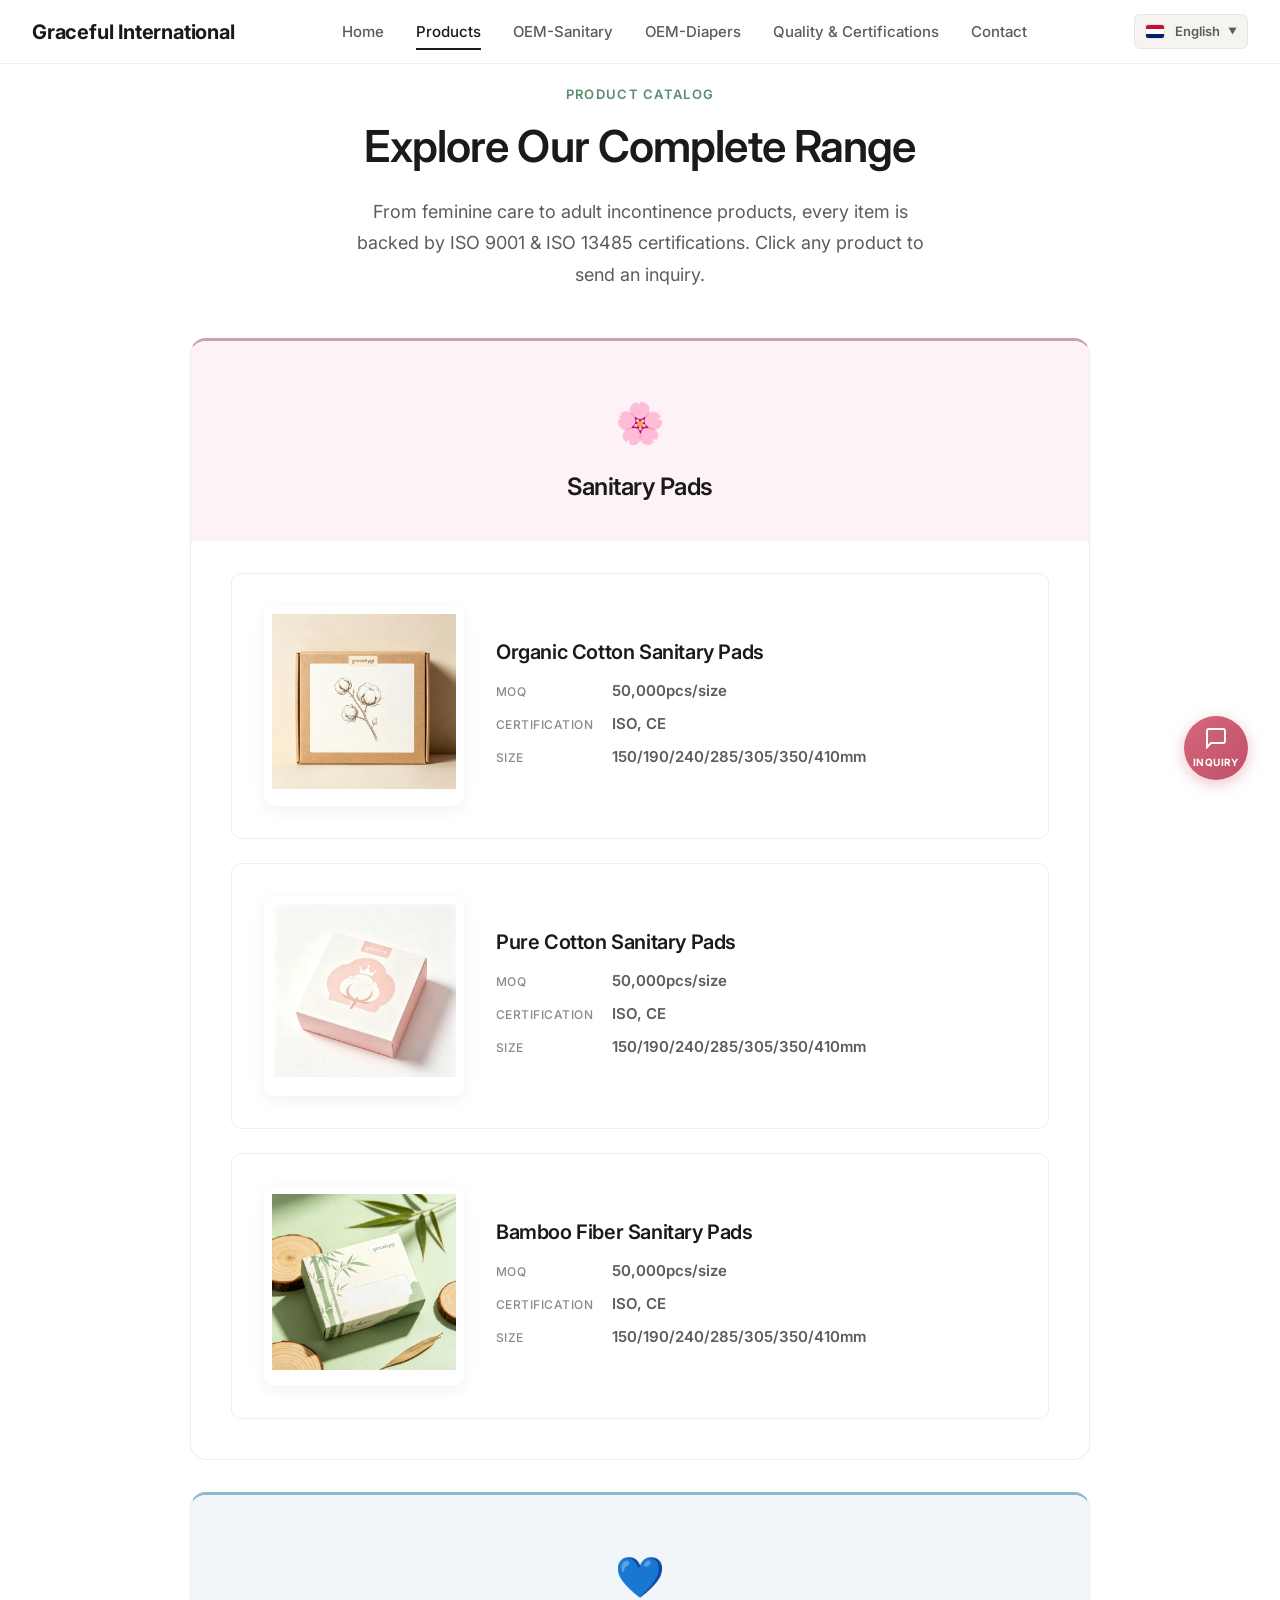
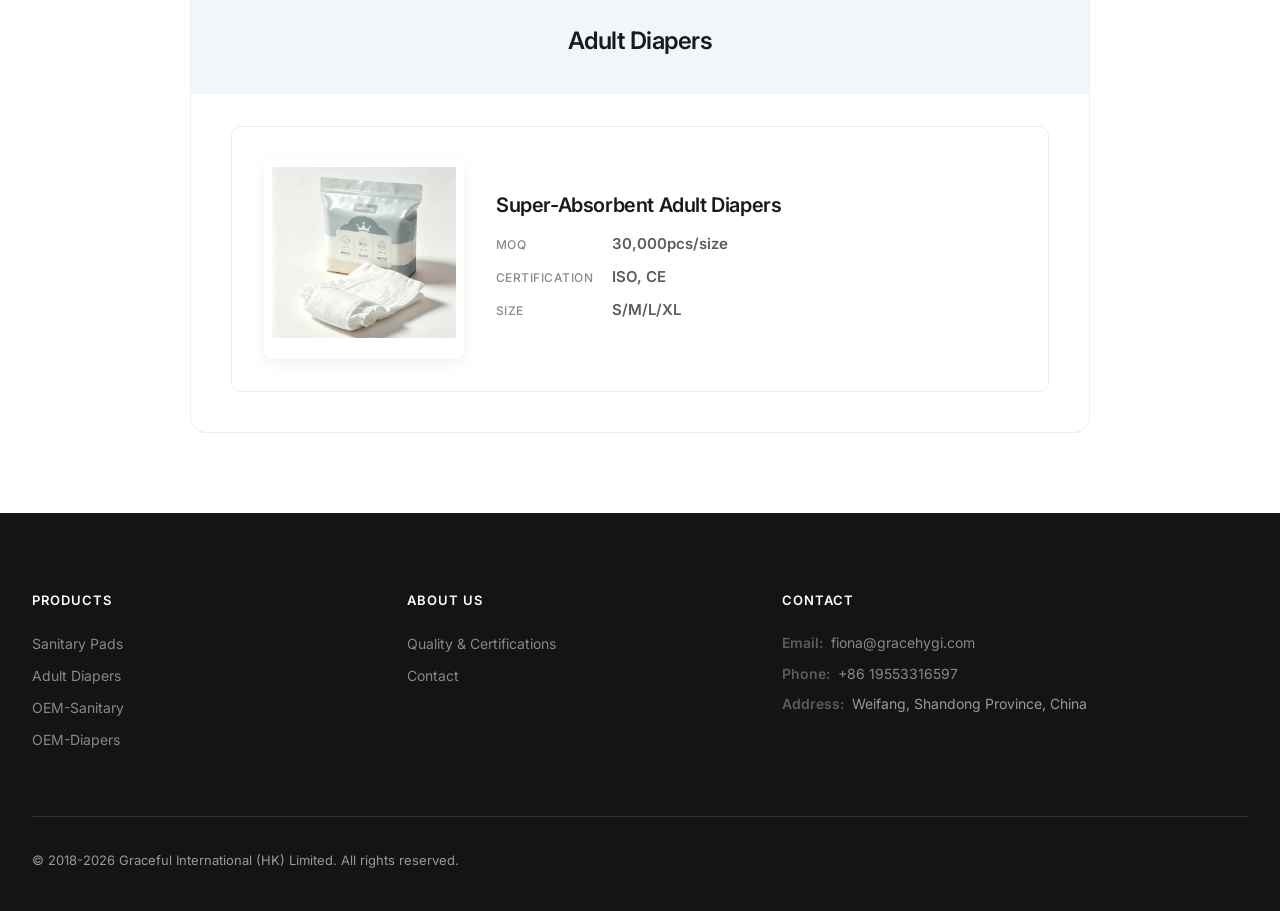
<file: product.html>
﻿<!DOCTYPE html>
<html lang="en">
<head>
  <meta charset="UTF-8">

  <meta name="viewport" content="width=device-width, initial-scale=1.0">
  <meta name="description" content="Explore our complete range of sanitary pads and adult diapers. OEM/ODM manufacturing with ISO9001 & ISO13485 certifications. Organic Cotton, Pure Cotton, Bamboo Fiber sanitary pads. Free samples available.">
  <meta name="keywords" content="sanitary pads, adult diapers, organic cotton sanitary pads, pure cotton sanitary napkins, bamboo fiber sanitary pads, OEM sanitary pads, adult diaper manufacturer, hygiene products">
  <meta name="author" content="Graceful International (HK) Limited">
  <meta name="robots" content="index, follow">
  <link rel="canonical" href="https://www.gracehygi.com/product.html">

  <!-- Open Graph -->
  <meta property="og:title" content="Our Products | Sanitary Pads & Adult Diapers | Graceful International">
  <meta property="og:description" content="Browse our complete product range: Organic Cotton, Pure Cotton, Bamboo Fiber sanitary pads and Super-Absorbent Adult Diapers. ISO certified OEM/ODM manufacturer.">
  <meta property="og:url" content="https://www.gracehygi.com/product.html">
  <meta property="og:type" content="website">
  <meta property="og:site_name" content="Graceful International (HK) Limited">
  <meta property="og:locale" content="en_US">

  <!-- Twitter Card -->
  <meta name="twitter:card" content="summary_large_image">
  <meta name="twitter:title" content="Our Products | Sanitary Pads & Adult Diapers | Graceful International">
  <meta name="twitter:description" content="Browse our complete product range. ISO certified OEM/ODM manufacturer. Free samples available.">

  <title>Our Products | Sanitary Pads &amp; Adult Diapers | Graceful International</title>

  <!-- Fonts -->
  <link rel="preconnect" href="https://fonts.googleapis.com">
  <link rel="preconnect" href="https://fonts.gstatic.com" crossorigin>
  <link href="https://fonts.googleapis.com/css2?family=Inter:wght@400;500;600;700&display=swap" rel="stylesheet">

  <!-- Styles -->
  <link rel="stylesheet" href="css/style.css?v=20260724">

  <!-- Structured Data: BreadcrumbList -->
  <script type="application/ld+json">
  {
    "@context": "https://schema.org",
    "@type": "BreadcrumbList",
    "itemListElement": [
      { "@type": "ListItem", "position": 1, "name": "Home", "item": "https://www.gracehygi.com/" },
      { "@type": "ListItem", "position": 2, "name": "Products", "item": "https://www.gracehygi.com/product.html" }
    ]
  }
  </script>
</head>
<body data-page="product">

  <!-- ===== Navigation ===== -->
  <nav class="nav">
    <div class="nav-inner">
      <a href="/" class="nav-logo" aria-label="Graceful International Home">
        Graceful International
      </a>

      <div class="nav-links" role="navigation" aria-label="Main navigation">
        <a href="/" data-i18n="nav_home">Home</a>
        
        <a href="product.html" class="active" data-i18n="nav_products">Products</a>
        <a href="custom.html">OEM-Sanitary</a>
        <a href="oem.html">OEM-Diapers</a>
        <a href="quality.html" data-i18n="nav_quality">Quality & Certifications</a>
        <a href="contact.html" data-i18n="nav_contact">Contact</a>
      </div>

      <div class="nav-actions">
        <div class="lang-selector">
        <div class="lang-selector-current"><span class="lang-flag lang-en"></span> English <span class="lang-arrow">▼</span></div>
        <div class="lang-selector-menu">
          <div class="lang-option active" data-lang="en"><span class="lang-flag lang-en"></span> English</div>
          <div class="lang-option" data-lang="es"><span class="lang-flag lang-es"></span> Español</div>
          <div class="lang-option" data-lang="fr"><span class="lang-flag lang-fr"></span> Français</div>
          <div class="lang-option" data-lang="ar"><span class="lang-flag lang-ar"></span> العربية</div>
          <div class="lang-option" data-lang="ru"><span class="lang-flag lang-ru"></span> Русский</div>
          <div class="lang-option" data-lang="de"><span class="lang-flag lang-de"></span> Deutsch</div>
          <div class="lang-option" data-lang="pt"><span class="lang-flag lang-pt"></span> Português</div>
          <div class="lang-option" data-lang="ja"><span class="lang-flag lang-ja"></span> 日本語</div>
          <div class="lang-option" data-lang="ko"><span class="lang-flag lang-ko"></span> 한국어</div>
          <div class="lang-option" data-lang="zh"><span class="lang-flag lang-zh"></span> 中文</div>
        </div>
      </div>
        <button class="nav-toggle" aria-label="Toggle menu" aria-expanded="false">
          <span></span><span></span><span></span>
        </button>
      </div>
    </div>
  </nav>

  <!-- ===== Products Section ===== -->
  <section class="section" id="products">
    <div class="container text-center">
      <span class="section-label">Product Catalog</span>
      <h2 class="section-title">Explore Our Complete Range</h2>
      <p class="section-desc">From feminine care to adult incontinence products, every item is backed by ISO 9001 &amp; ISO 13485 certifications. Click any product to send an inquiry.</p>
    </div>

    <div class="container">
      <div class="product-grid" id="productGrid">
        <!-- Dynamically rendered by js/products-data.js -->
      </div>
    </div>
  </section>

  <!-- ===== Footer ===== -->
  <footer class="footer">
    <div class="container">
      <div class="footer-grid">
        
        <div>
          <h4 data-i18n="nav_products">Products</h4>
          <div class="footer-links">
            <a href="product.html">Sanitary Pads</a>
            <a href="product.html">Adult Diapers</a>
            <a href="custom.html">OEM-Sanitary</a>
            <a href="oem.html">OEM-Diapers</a>
          </div>
        </div>
        <div>
          <h4 data-i18n="nav_about">Company</h4>
          <div class="footer-links">
            
            <a href="quality.html" data-i18n="nav_quality">Quality & Certifications</a>
            <a href="contact.html" data-i18n="nav_contact">Contact</a>
          </div>
        </div>
        <div>
          <h4 data-i18n="footer_contact_us">Contact</h4>
          <div class="footer-contact">
            <p><span class="footer-label" data-i18n="footer_email">Email:</span> <a href="mailto:fiona@gracehygi.com">fiona@gracehygi.com</a></p>
            <p><span class="footer-label" data-i18n="footer_phone">Phone:</span> <a href="https://wa.me/8619553316597" target="_blank" rel="noopener">+86 19553316597</a></p>
            <p><span class="footer-label" data-i18n="footer_address_label">Address:</span> <span data-i18n="footer_address">Weifang, Shandong Province, China</span></p>
          </div>
        </div>
      </div>
      <div class="footer-bottom">
        <span>&copy; 2018-2026 Graceful International (HK) Limited. <span data-i18n="footer_rights">All rights reserved.</span></span>
      </div>
    </div>
  </footer>

  <!-- ===== Floating Inquiry Button ===== -->
  <a href="contact.html" class="floating-inquiry" aria-label="Send Inquiry">
    <svg viewBox="0 0 24 24" fill="none" stroke="currentColor" stroke-width="2">
      <path d="M21 15a2 2 0 01-2 2H7l-4 4V5a2 2 0 012-2h14a2 2 0 012 2z"/>
    </svg>
    <span>Inquiry</span>
  </a>

  <!-- ===== Back to Top ===== -->
  <button class="back-to-top" aria-label="Back to top">
    <svg viewBox="0 0 24 24" fill="none" stroke="currentColor" stroke-width="2"><polyline points="18 15 12 9 6 15"/></svg>
  </button>

  <!-- Scripts -->
  <script src="js/i18n.js?v=20260724"></script>
  <script src="js/products-data.js?v=20260724"></script>
  <script src="js/main.js?v=20260724"></script>
  <script>
  (function() {
    if (typeof PRODUCT_DATA === 'undefined') {
      console.error('PRODUCT_DATA not found');
      return;
    }

    var grid = document.getElementById('productGrid');
    if (!grid) return;

    PRODUCT_DATA.categories.forEach(function(cat) {
      var section = document.createElement('div');
      section.className = 'product-category ' + (cat.color || '');

      var header = document.createElement('div');
      header.className = 'category-header ' + (cat.color || '') + '-bg';
      header.innerHTML = '<div class="category-icon">' + (cat.icon || '') + '</div>' +
                         '<h3 class="category-title">' + cat.name + '</h3>';
      section.appendChild(header);

      var products = document.createElement('div');
      products.className = 'category-products';

      cat.products.forEach(function(prod) {
        var card = document.createElement('a');
        card.href = 'contact.html';
        card.className = 'product-card product-card-link';

        var jpg = 'images/' + prod.image + '.jpg';
        var webp = 'images/' + prod.image + '.webp';

        card.innerHTML =
          '<div class="product-card-img">' +
            '<div class="img-placeholder" style="background:#fff;overflow:hidden;">' +
              '<picture>' +
                '<source srcset="' + webp + '" type="image/webp">' +
                '<img src="' + jpg + '" alt="' + prod.name + '" loading="lazy" width="400" height="400">' +
              '</picture>' +
            '</div>' +
          '</div>' +
          '<div class="product-card-info">' +
            '<h4 class="product-card-name">' + prod.name + '</h4>' +
            '<div class="product-card-specs">' +
              '<div class="spec-row"><span class="spec-label">MOQ</span><span class="spec-value">' + prod.moq + '</span></div>' +
              '<div class="spec-row"><span class="spec-label">Certification</span><span class="spec-value">' + prod.certification + '</span></div>' +
              '<div class="spec-row"><span class="spec-label">Size</span><span class="spec-value">' + prod.size + '</span></div>' +
            '</div>' +
          '</div>';

        products.appendChild(card);
      });

      section.appendChild(products);
      grid.appendChild(section);
    });
  })();
  </script>
  <script src="js/image-override.js"></script>
</body>
</html>
</file>
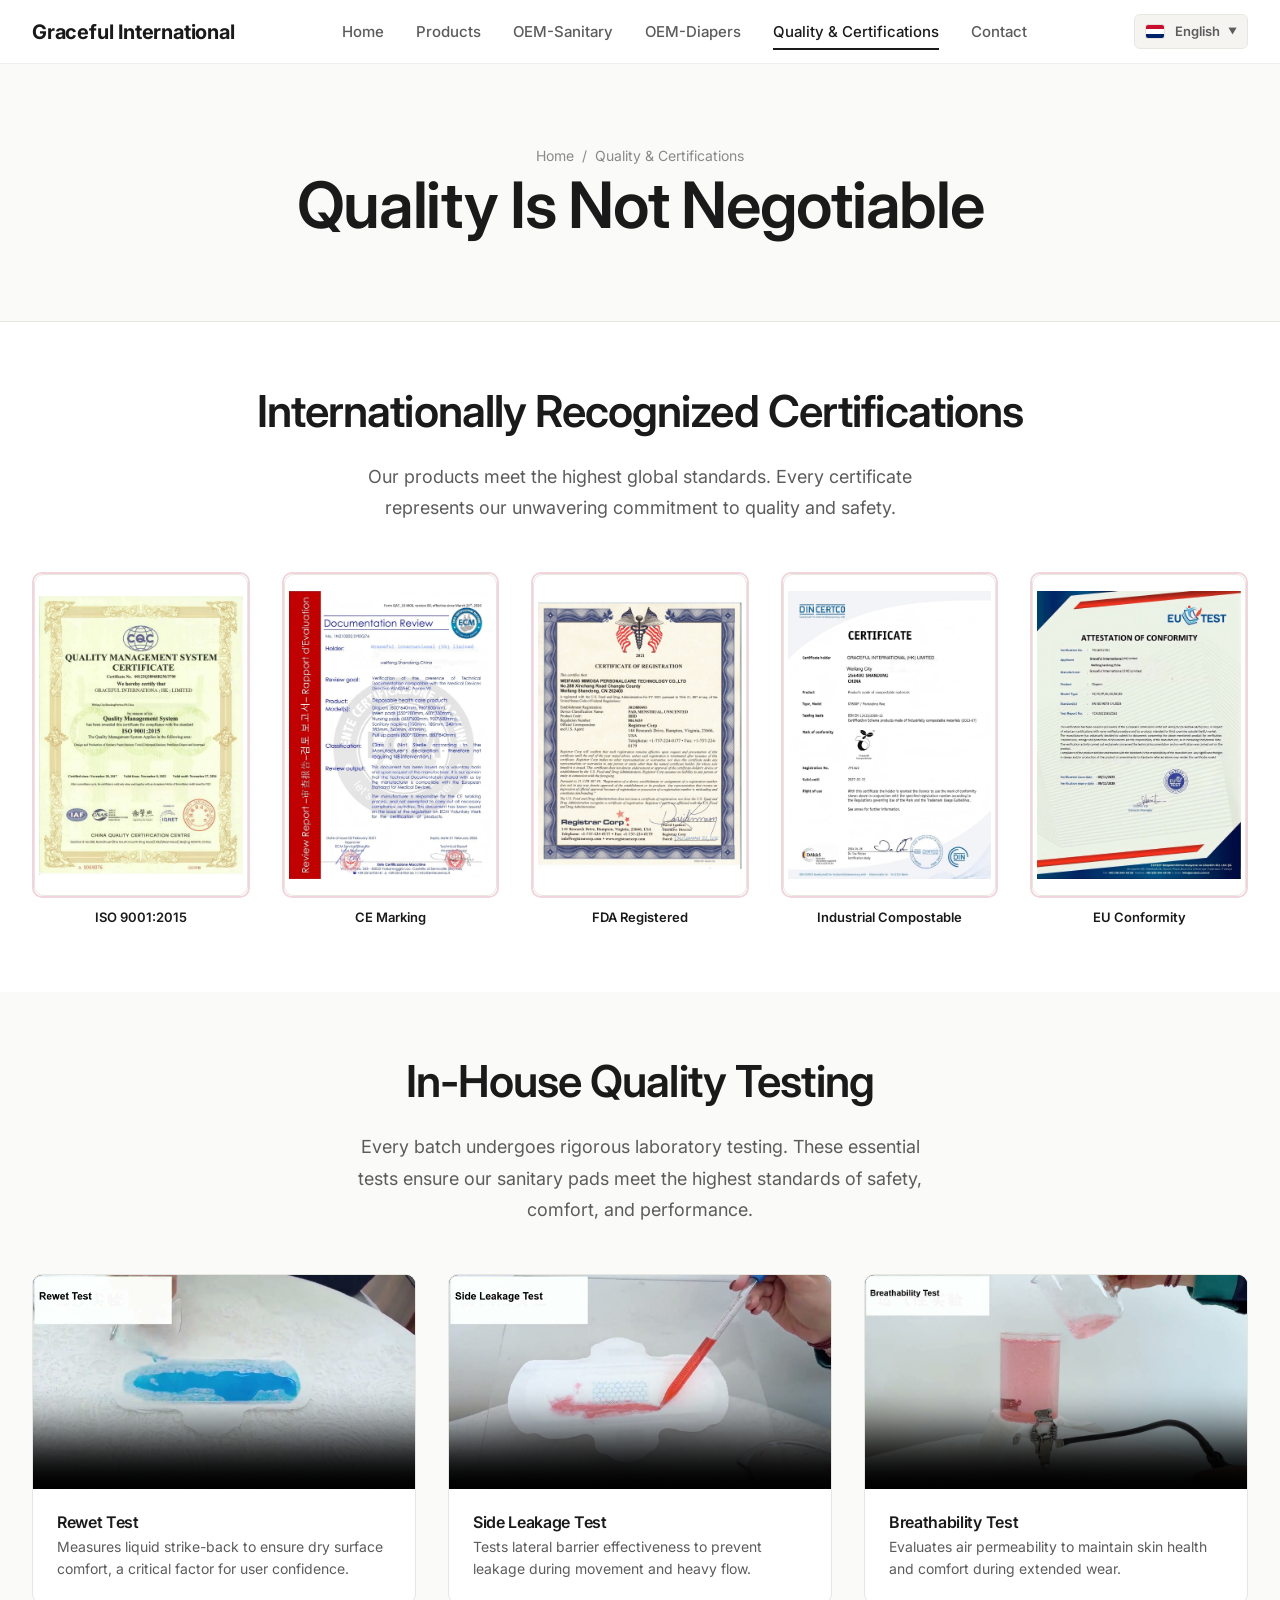
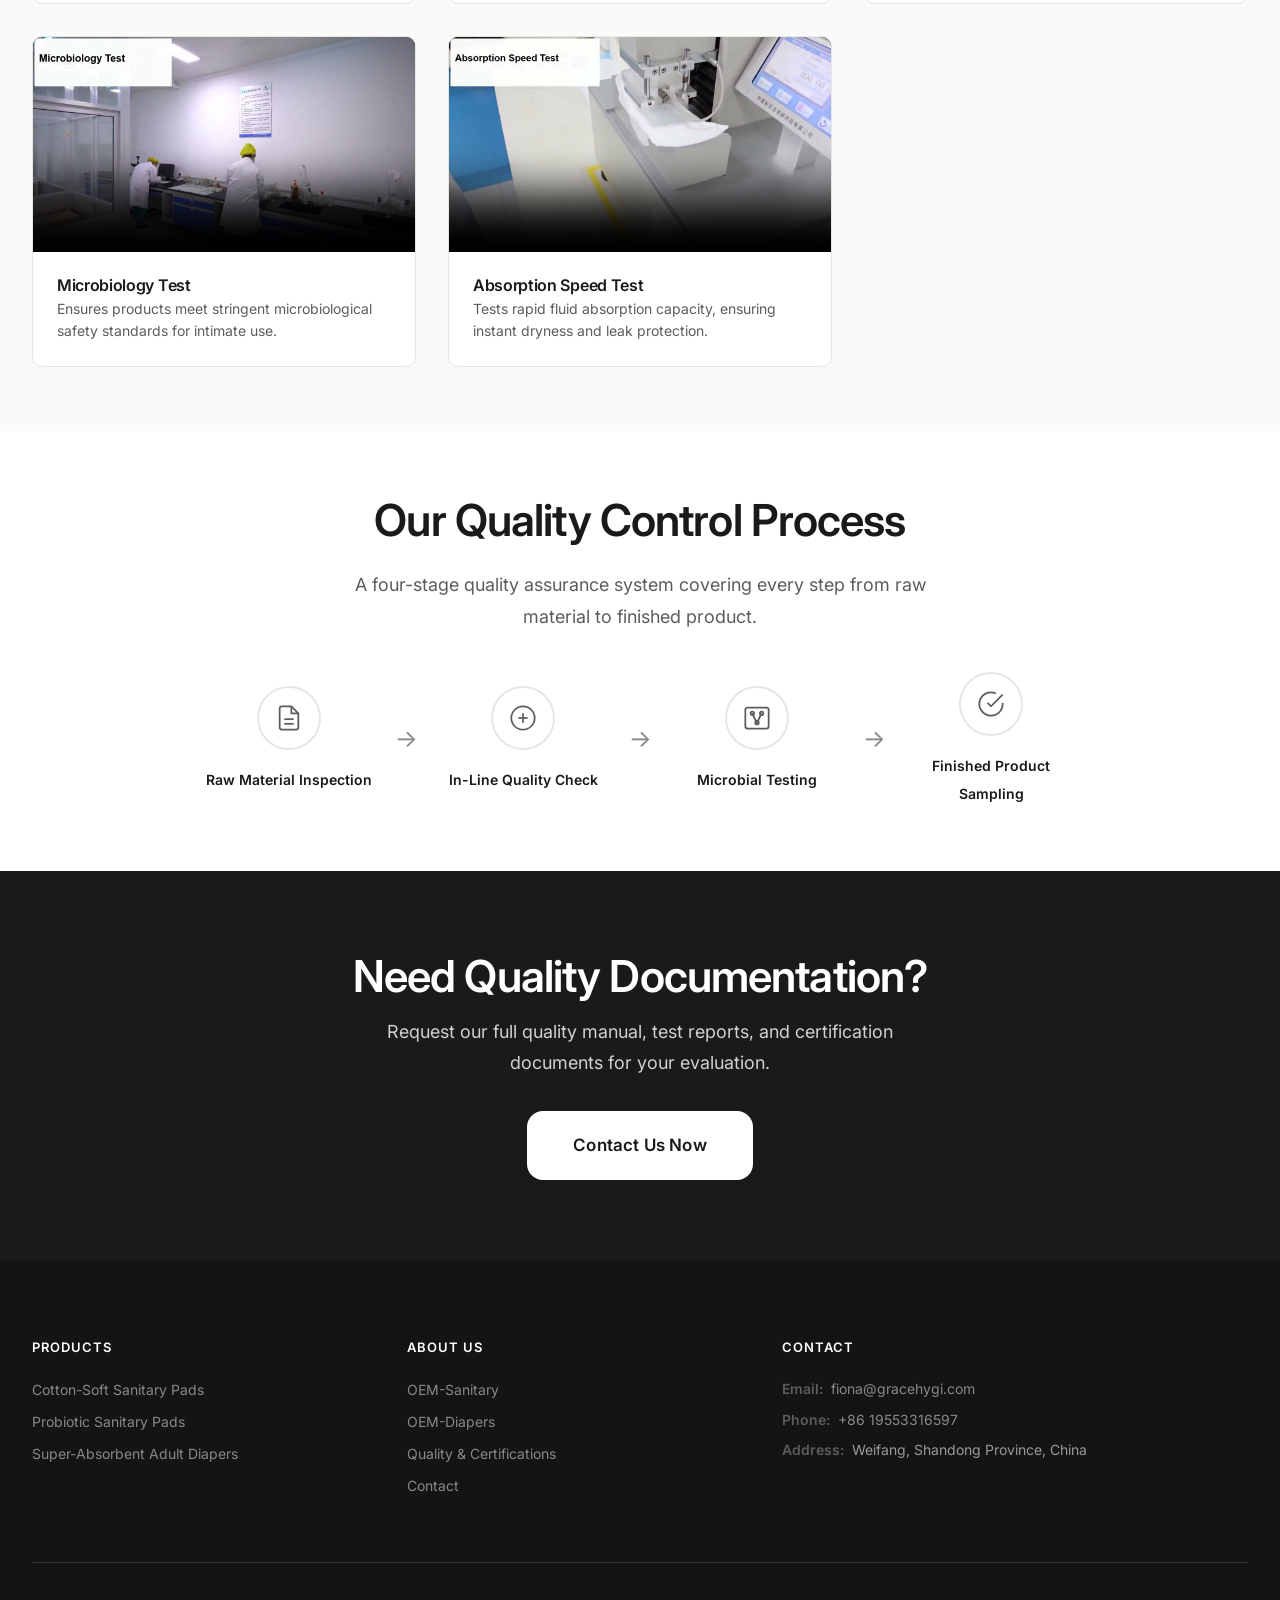
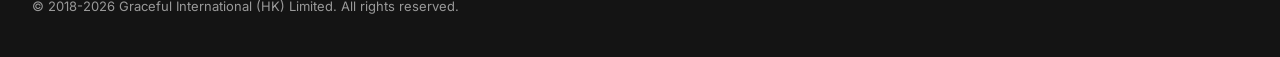
<file: quality.html>
﻿<!DOCTYPE html>
<html lang="en">
<head>
  <meta charset="UTF-8">
  <meta name="viewport" content="width=device-width, initial-scale=1.0">
  <meta name="description" content="ISO 9001 and ISO 13485 certified quality management. In-house lab testing, 30-person QC team, rigorous quality control processes for hygiene products.">
  <meta name="keywords" content="ISO 9001 sanitary pads, ISO 13485 medical devices, quality certified hygiene products, QC testing lab">
  <meta name="robots" content="index, follow">
  <link rel="canonical" href="https://www.gracehygi.com/quality">
  <meta property="og:title" content="Quality & Certifications | Graceful International —Yezhimeng">
  <title>Quality & Certifications | Graceful International —Yezhimeng</title>
  <link rel="preconnect" href="https://fonts.googleapis.com">
  <link rel="preconnect" href="https://fonts.gstatic.com" crossorigin>
  <link href="https://fonts.googleapis.com/css2?family=Inter:wght@400;500;600;700&display=swap" rel="stylesheet">
  <link rel="stylesheet" href="css/style.css?v=20260724">
</head>
<body data-page="quality_page">

  <nav class="nav">
    <div class="nav-inner">
      <a href="index.html" class="nav-logo">Graceful International</a>
      <div class="nav-links">
        <a href="index.html" data-i18n="nav_home">Home</a>
        <a href="product.html" data-i18n="nav_products">Products</a>
        <a href="custom.html">OEM-Sanitary</a>
        <a href="oem.html">OEM-Diapers</a>
        <a href="quality.html" class="active" data-i18n="nav_quality">Quality & Certifications</a>
        <a href="contact.html" data-i18n="nav_contact">Contact</a>
      </div>
      <div class="nav-actions"><div class="lang-selector"><div class="lang-selector-current"><span class="lang-flag lang-en"></span> English <span class="lang-arrow">▼</span></div><div class="lang-selector-menu"><div class="lang-option active" data-lang="en"><span class="lang-flag lang-en"></span> English</div><div class="lang-option" data-lang="es"><span class="lang-flag lang-es"></span> Español</div><div class="lang-option" data-lang="fr"><span class="lang-flag lang-fr"></span> Français</div><div class="lang-option" data-lang="ar"><span class="lang-flag lang-ar"></span> العربية</div><div class="lang-option" data-lang="ru"><span class="lang-flag lang-ru"></span> Русский</div><div class="lang-option" data-lang="de"><span class="lang-flag lang-de"></span> Deutsch</div><div class="lang-option" data-lang="pt"><span class="lang-flag lang-pt"></span> Português</div><div class="lang-option" data-lang="ja"><span class="lang-flag lang-ja"></span> 日本語</div><div class="lang-option" data-lang="ko"><span class="lang-flag lang-ko"></span> 한국어</div><div class="lang-option" data-lang="zh"><span class="lang-flag lang-zh"></span> 中文</div></div></div><button class="nav-toggle"><span></span><span></span><span></span></button></div>
    </div>
  </nav>

  <header class="page-header">
    <div class="container">
      <nav class="breadcrumb"><a href="index.html" data-i18n="nav_home">Home</a><span class="breadcrumb-sep">/</span><span data-i18n="nav_quality">Quality & Certifications</span></nav>
      <h1 data-i18n="quality_page_heading">Quality Is Not Negotiable</h1>
    </div>
  </header>

  <!-- ===== Section 1: International Certifications ===== -->
  <section class="section-sm">
    <div class="container">
      <div class="text-center" style="margin-bottom:var(--space-2xl);">
        <h2 class="section-title">Internationally Recognized Certifications</h2>
        <p class="section-desc">Our products meet the highest global standards. Every certificate represents our unwavering commitment to quality and safety.</p>
      </div>
      <div class="cert-logo-grid">
        <div class="cert-logo-item cert-img-item" data-cert="images/cert-iso9001.jpg">
          <div class="cert-logo-placeholder cert-real">
            <img src="images/cert-iso9001.jpg" alt="ISO 9001:2015 Quality Management System Certificate" loading="lazy">
          </div>
          <span class="cert-img-label">ISO 9001:2015</span>
        </div>
        <div class="cert-logo-item cert-img-item" data-cert="images/cert-ecm.jpg">
          <div class="cert-logo-placeholder cert-real">
            <img src="images/cert-ecm.jpg" alt="CE Marking Documentation Review - ECM" loading="lazy">
          </div>
          <span class="cert-img-label">CE Marking</span>
        </div>
        <div class="cert-logo-item cert-img-item" data-cert="images/cert-fda.png">
          <div class="cert-logo-placeholder cert-real">
            <img src="images/cert-fda.png" alt="FDA Registration Certificate" loading="lazy">
          </div>
          <span class="cert-img-label">FDA Registered</span>
        </div>
        <div class="cert-logo-item cert-img-item" data-cert="images/cert-compostable.jpg">
          <div class="cert-logo-placeholder cert-real">
            <img src="images/cert-compostable.jpg" alt="DIN CERTCO Industrial Compostable Certification" loading="lazy">
          </div>
          <span class="cert-img-label">Industrial Compostable</span>
        </div>
        <div class="cert-logo-item cert-img-item" data-cert="images/cert-eu.jpg">
          <div class="cert-logo-placeholder cert-real">
            <img src="images/cert-eu.jpg" alt="EU Attestation of Conformity - EU TEST" loading="lazy">
          </div>
          <span class="cert-img-label">EU Conformity</span>
        </div>
      </div>
    </div>
  </section>

  <!-- ===== Section 2: Quality Testing Videos ===== -->
  <section class="section-sm" style="background:var(--color-off-white);">
    <div class="container">
      <div class="text-center" style="margin-bottom:var(--space-2xl);">
        <h2 class="section-title">In-House Quality Testing</h2>
        <p class="section-desc">Every batch undergoes rigorous laboratory testing. These essential tests ensure our sanitary pads meet the highest standards of safety, comfort, and performance.</p>
      </div>
      <div class="quality-video-grid">
        <div class="quality-video-card">
          <div class="quality-video-player">
            <video preload="none" poster="videos/poster-rewet.jpg" controls playsinline>
              <source src="videos/rewet-test.mp4" type="video/mp4">
            </video>
          </div>
          <div class="quality-video-info">
            <h3 class="quality-video-title">Rewet Test</h3>
            <p class="quality-video-desc">Measures liquid strike-back to ensure dry surface comfort, a critical factor for user confidence.</p>
          </div>
        </div>
        <div class="quality-video-card">
          <div class="quality-video-player">
            <video preload="none" poster="videos/poster-sideleak.jpg" controls playsinline>
              <source src="videos/side-leakage-test.mp4" type="video/mp4">
            </video>
          </div>
          <div class="quality-video-info">
            <h3 class="quality-video-title">Side Leakage Test</h3>
            <p class="quality-video-desc">Tests lateral barrier effectiveness to prevent leakage during movement and heavy flow.</p>
          </div>
        </div>
        <div class="quality-video-card">
          <div class="quality-video-player">
            <video preload="none" poster="videos/poster-breath.jpg" controls playsinline>
              <source src="videos/breathability-test.mp4" type="video/mp4">
            </video>
          </div>
          <div class="quality-video-info">
            <h3 class="quality-video-title">Breathability Test</h3>
            <p class="quality-video-desc">Evaluates air permeability to maintain skin health and comfort during extended wear.</p>
          </div>
        </div>
        <div class="quality-video-card">
          <div class="quality-video-player">
            <video preload="none" poster="videos/poster-micro.jpg" controls playsinline>
              <source src="videos/microbiology-test.mp4" type="video/mp4">
            </video>
          </div>
          <div class="quality-video-info">
            <h3 class="quality-video-title">Microbiology Test</h3>
            <p class="quality-video-desc">Ensures products meet stringent microbiological safety standards for intimate use.</p>
          </div>
        </div>
        <div class="quality-video-card">
          <div class="quality-video-player">
            <video preload="none" poster="videos/poster-absorb.jpg" controls playsinline>
              <source src="videos/absorption-test.mp4" type="video/mp4">
            </video>
          </div>
          <div class="quality-video-info">
            <h3 class="quality-video-title">Absorption Speed Test</h3>
            <p class="quality-video-desc">Tests rapid fluid absorption capacity, ensuring instant dryness and leak protection.</p>
          </div>
        </div>
      </div>
    </div>
  </section>

  <!-- ===== Section 3: Quality Control Process ===== -->
  <section class="section-sm">
    <div class="container">
      <div class="text-center" style="margin-bottom:var(--space-2xl);">
        <h2 class="section-title" data-i18n="quality_process_title">Our Quality Control Process</h2>
        <p class="section-desc">A four-stage quality assurance system covering every step from raw material to finished product.</p>
      </div>
      <div class="quality-flow">
        <div class="quality-step"><div class="quality-step-icon"><svg viewBox="0 0 24 24" fill="none" stroke="currentColor" stroke-width="1.5"><path d="M14 2H6a2 2 0 00-2 2v16a2 2 0 002 2h12a2 2 0 002-2V8z"/><polyline points="14 2 14 8 20 8"/><line x1="16" y1="13" x2="8" y2="13"/><line x1="16" y1="17" x2="8" y2="17"/></svg></div><span class="quality-step-label" data-i18n="quality_step1">Raw Material Inspection</span></div>
        <span class="quality-arrow">&rarr;</span>
        <div class="quality-step"><div class="quality-step-icon"><svg viewBox="0 0 24 24" fill="none" stroke="currentColor" stroke-width="1.5"><circle cx="12" cy="12" r="10"/><line x1="12" y1="8" x2="12" y2="16"/><line x1="8" y1="12" x2="16" y2="12"/></svg></div><span class="quality-step-label" data-i18n="quality_step2">In-Line Quality Check</span></div>
        <span class="quality-arrow">&rarr;</span>
        <div class="quality-step"><div class="quality-step-icon"><svg viewBox="0 0 24 24" fill="none" stroke="currentColor" stroke-width="1.5"><rect x="2" y="3" width="20" height="18" rx="2"/><circle cx="8" cy="8" r="1.5"/><circle cx="16" cy="8" r="1.5"/><circle cx="12" cy="16" r="1.5"/><path d="M8 8l2.5 5.5L12 16l3.5-7L16 8"/></svg></div><span class="quality-step-label" data-i18n="quality_step3">Microbial Testing</span></div>
        <span class="quality-arrow">&rarr;</span>
        <div class="quality-step"><div class="quality-step-icon"><svg viewBox="0 0 24 24" fill="none" stroke="currentColor" stroke-width="1.5"><path d="M22 11.08V12a10 10 0 11-5.93-9.14"/><polyline points="22 4 12 14.01 9 11.01"/></svg></div><span class="quality-step-label" data-i18n="quality_step4">Finished Product Sampling</span></div>
      </div>
    </div>
  </section>

  <!-- ===== CTA ===== -->
  <section class="cta-banner">
    <div class="container">
      <h2>Need Quality Documentation?</h2>
      <p>Request our full quality manual, test reports, and certification documents for your evaluation.</p>
      <a href="contact.html" class="btn btn-lg" data-i18n="cta_btn">Contact Us Now</a>
    </div>
  </section>

  <footer class="footer">
    <div class="container">
      <div class="footer-grid">
        
        <div><h4 data-i18n="nav_products">Products</h4><div class="footer-links"><a href="products/sanitary-pads.html" data-i18n="product_cotton">Cotton-Soft Sanitary Pads</a><a href="products/sanitary-pads.html" data-i18n="product_probiotic">Probiotic Sanitary Pads</a><a href="products/adult-diapers.html" data-i18n="product_adult">Super-Absorbent Adult Diapers</a></div></div>
        <div><h4 data-i18n="nav_about">Company</h4><div class="footer-links"><a href="custom.html">OEM-Sanitary</a><a href="oem.html">OEM-Diapers</a><a href="quality.html" data-i18n="nav_quality">Quality</a><a href="contact.html" data-i18n="nav_contact">Contact</a></div></div>
        <div><h4 data-i18n="footer_contact_us">Contact</h4><div class="footer-contact"><p><span class="footer-label" data-i18n="footer_email">Email:</span> <a href="mailto:fiona@gracehygi.com">fiona@gracehygi.com</a></p><p><span class="footer-label" data-i18n="footer_phone">Phone:</span> <a href="https://wa.me/8619553316597">+86 19553316597</a></p><p><span class="footer-label" data-i18n="footer_address_label">Address:</span> <span data-i18n="footer_address">Weifang, Shandong, China</span></p></div></div>
      </div>
      <div class="footer-bottom"><span>&copy; 2018-2026 Graceful International (HK) Limited. <span data-i18n="footer_rights">All rights reserved.</span></span></div>
    </div>
  </footer>

  <button class="back-to-top" aria-label="Back to top"><svg viewBox="0 0 24 24" fill="none" stroke="currentColor" stroke-width="2"><polyline points="18 15 12 9 6 15"/></svg></button>

  <script src="js/i18n.js?v=20260724"></script>
  <script src="js/main.js?v=20260724"></script>
  <script src="js/image-override.js"></script>
</body>
</html>
</file>
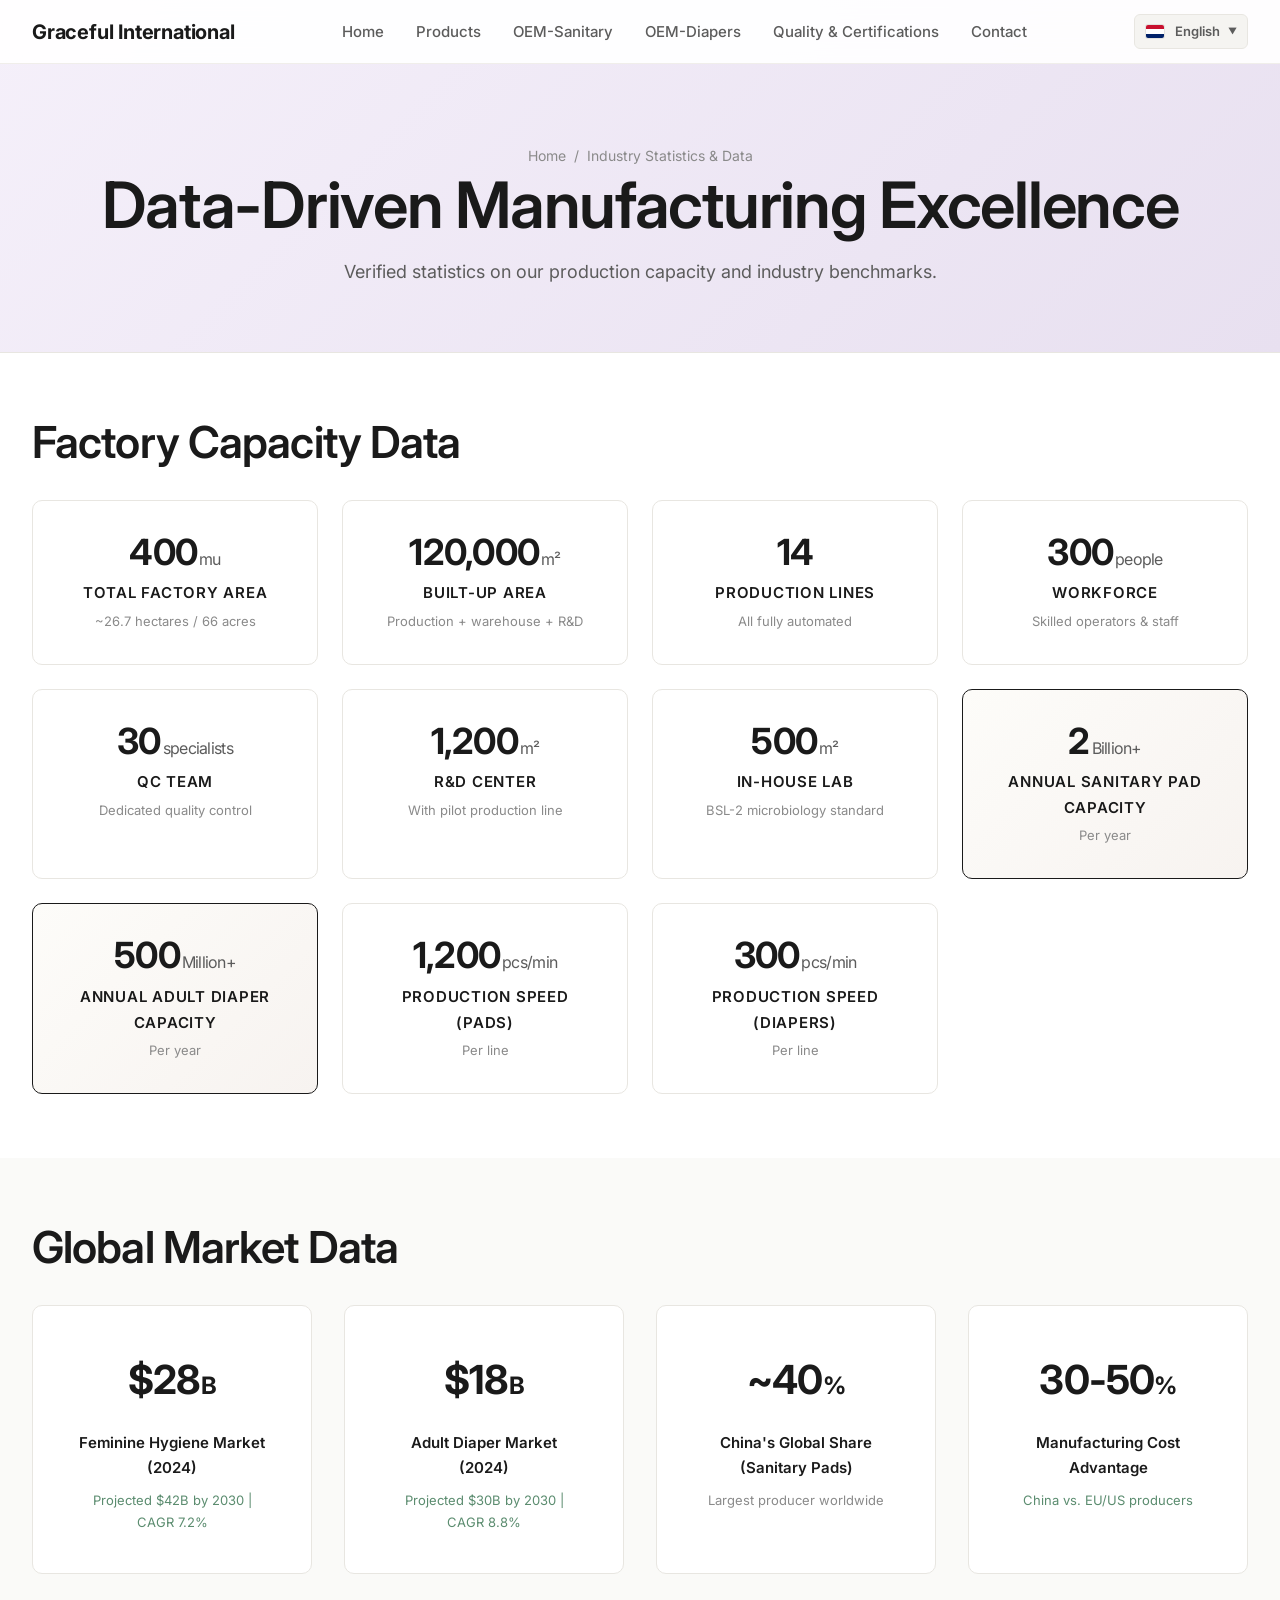
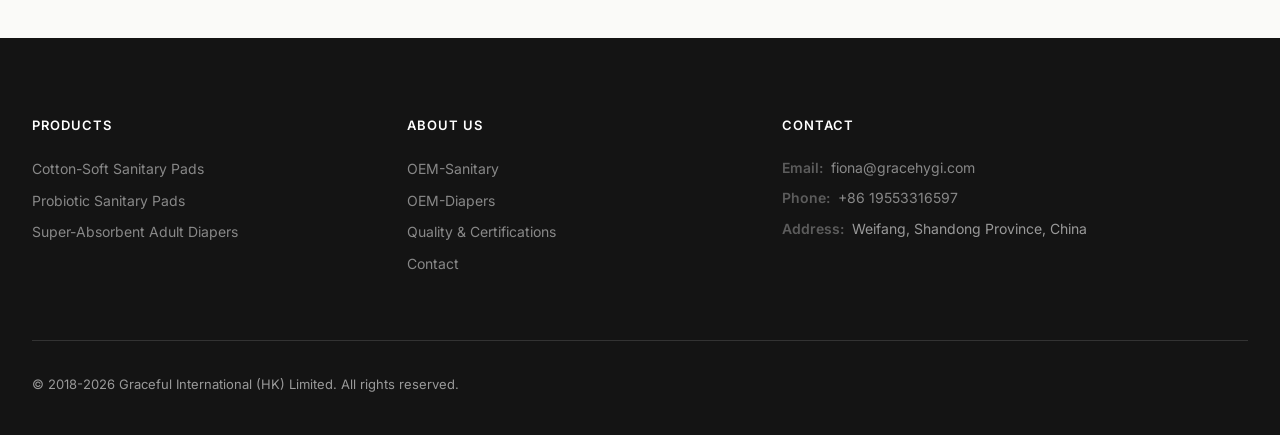
<file: stats.html>
﻿<!DOCTYPE html>
<html lang="en">
<head>
  <meta charset="UTF-8">

  <meta name="viewport" content="width=device-width, initial-scale=1.0">
  <meta name="description" content="Verified factory capacity data and global hygiene industry statistics. Graceful International: 400-acre facility, 14 automated lines, 2B+ annual pad capacity, ISO certified.">
  <meta name="keywords" content="sanitary pads production capacity, adult diapers manufacturing statistics, hygiene industry data, factory capacity, OEM production stats, global hygiene market size">
  <meta name="robots" content="index, follow">
  <link rel="canonical" href="https://www.gracehygi.com/stats">

  <meta property="og:title" content="Industry Statistics | Factory Capacity & Market Data | Graceful International">
  <meta property="og:description" content="Data-driven manufacturing: 400 acres, 14 automated lines, 2B+ pads annually. Verified industry statistics.">
  <meta property="og:url" content="https://www.gracehygi.com/stats">
  <meta property="og:type" content="website">

  <title>Industry Statistics | Factory Capacity &amp; Global Market Data | Graceful International</title>

  <link rel="preconnect" href="https://fonts.googleapis.com">
  <link rel="preconnect" href="https://fonts.gstatic.com" crossorigin>
  <link href="https://fonts.googleapis.com/css2?family=Inter:wght@400;500;600;700&display=swap" rel="stylesheet">
  <link rel="stylesheet" href="css/style.css?v=20260724">

  <!-- Structured Data: BreadcrumbList -->
  <script type="application/ld+json">
  {
    "@context": "https://schema.org",
    "@type": "BreadcrumbList",
    "itemListElement": [
      { "@type": "ListItem", "position": 1, "name": "Home", "item": "https://www.gracehygi.com/" },
      { "@type": "ListItem", "position": 2, "name": "Industry Statistics", "item": "https://www.gracehygi.com/stats" }
    ]
  }
  </script>

  <!-- Structured Data: Dataset -->
  <script type="application/ld+json">
  {
    "@context": "https://schema.org",
    "@type": "Dataset",
    "name": "Graceful International Factory Capacity & Hygiene Industry Statistics",
    "description": "Verified production capacity data and global hygiene market statistics",
    "datePublished": "2026-07-09",
    "creator": { "@type": "Organization", "name": "Graceful International (HK) Limited" }
  }
  </script>
</head>
<body data-page="stats_page">

  <nav class="nav">
    <div class="nav-inner">
      <a href="index.html" class="nav-logo">Graceful International</a>
      <div class="nav-links">
        <a href="index.html" data-i18n="nav_home">Home</a>
        
        <a href="product.html" data-i18n="nav_products">Products</a>
        <a href="custom.html">OEM-Sanitary</a>
        <a href="oem.html">OEM-Diapers</a>
        <a href="quality.html" data-i18n="nav_quality">Quality & Certifications</a>
        <a href="contact.html" data-i18n="nav_contact">Contact</a>
      </div>
      <div class="nav-actions">
        <div class="lang-selector"><div class="lang-selector-current"><span class="lang-flag lang-en"></span> English <span class="lang-arrow">▼</span></div><div class="lang-selector-menu"><div class="lang-option active" data-lang="en"><span class="lang-flag lang-en"></span> English</div><div class="lang-option" data-lang="es"><span class="lang-flag lang-es"></span> Español</div><div class="lang-option" data-lang="fr"><span class="lang-flag lang-fr"></span> Français</div><div class="lang-option" data-lang="ar"><span class="lang-flag lang-ar"></span> العربية</div><div class="lang-option" data-lang="ru"><span class="lang-flag lang-ru"></span> Русский</div><div class="lang-option" data-lang="de"><span class="lang-flag lang-de"></span> Deutsch</div><div class="lang-option" data-lang="pt"><span class="lang-flag lang-pt"></span> Português</div><div class="lang-option" data-lang="ja"><span class="lang-flag lang-ja"></span> 日本語</div><div class="lang-option" data-lang="ko"><span class="lang-flag lang-ko"></span> 한국어</div><div class="lang-option" data-lang="zh"><span class="lang-flag lang-zh"></span> 中文</div></div></div>
        <button class="nav-toggle"><span></span><span></span><span></span></button>
      </div>
    </div>
  </nav>

  <header class="page-header" style="background:linear-gradient(135deg,#f5f0fa,#e8e0f0);">
    <div class="container">
      <nav class="breadcrumb">
        <a href="index.html" data-i18n="nav_home">Home</a><span class="breadcrumb-sep">/</span>
        <span data-i18n="stats_title">Industry Statistics</span>
      </nav>
      <h1 data-i18n="stats_hero_title">Data-Driven Manufacturing Excellence</h1>
      <p style="font-size:1.125rem;color:var(--color-text-secondary);max-width:700px;margin:0 auto;" data-i18n="stats_hero_subtitle">
        Verified statistics on our production capacity and industry benchmarks.
      </p>
    </div>
  </header>

  <!-- Factory Capacity Stats -->
  <section class="section-sm">
    <div class="container">
      <h2 data-i18n="stats_factory_title" style="margin-bottom:var(--space-xl);">Factory Capacity Data</h2>
      <div class="stats-grid">
        <div class="stat-card-v">
          <div class="stat-num">400<span class="stat-unit">mu</span></div>
          <div class="stat-label" data-i18n="stats_factory_area">Total Factory Area</div>
          <div class="stat-detail">~26.7 hectares / 66 acres</div>
        </div>
        <div class="stat-card-v">
          <div class="stat-num">120,000<span class="stat-unit">m&sup2;</span></div>
          <div class="stat-label" data-i18n="stats_factory_built">Built-up Area</div>
          <div class="stat-detail">Production + warehouse + R&D</div>
        </div>
        <div class="stat-card-v">
          <div class="stat-num">14</div>
          <div class="stat-label" data-i18n="stats_factory_lines">Production Lines</div>
          <div class="stat-detail">All fully automated</div>
        </div>
        <div class="stat-card-v">
          <div class="stat-num">300<span class="stat-unit">people</span></div>
          <div class="stat-label" data-i18n="stats_factory_workers">Workforce</div>
          <div class="stat-detail">Skilled operators & staff</div>
        </div>
        <div class="stat-card-v">
          <div class="stat-num">30<span class="stat-unit">specialists</span></div>
          <div class="stat-label" data-i18n="stats_factory_qc">QC Team</div>
          <div class="stat-detail">Dedicated quality control</div>
        </div>
        <div class="stat-card-v">
          <div class="stat-num">1,200<span class="stat-unit">m&sup2;</span></div>
          <div class="stat-label" data-i18n="stats_factory_rnd">R&D Center</div>
          <div class="stat-detail">With pilot production line</div>
        </div>
        <div class="stat-card-v">
          <div class="stat-num">500<span class="stat-unit">m&sup2;</span></div>
          <div class="stat-label" data-i18n="stats_factory_lab">In-House Lab</div>
          <div class="stat-detail">BSL-2 microbiology standard</div>
        </div>
        <div class="stat-card-v highlight-card">
          <div class="stat-num">2<span class="stat-unit">Billion+</span></div>
          <div class="stat-label" data-i18n="stats_factory_annual_pads">Annual Sanitary Pad Capacity</div>
          <div class="stat-detail">Per year</div>
        </div>
        <div class="stat-card-v highlight-card">
          <div class="stat-num">500<span class="stat-unit">Million+</span></div>
          <div class="stat-label" data-i18n="stats_factory_annual_diapers">Annual Adult Diaper Capacity</div>
          <div class="stat-detail">Per year</div>
        </div>
        <div class="stat-card-v">
          <div class="stat-num">1,200<span class="stat-unit">pcs/min</span></div>
          <div class="stat-label" data-i18n="stats_factory_speed_pads">Production Speed (Pads)</div>
          <div class="stat-detail">Per line</div>
        </div>
        <div class="stat-card-v">
          <div class="stat-num">300<span class="stat-unit">pcs/min</span></div>
          <div class="stat-label" data-i18n="stats_factory_speed_diapers">Production Speed (Diapers)</div>
          <div class="stat-detail">Per line</div>
        </div>
      </div>
    </div>
  </section>

  <!-- Global Market Stats -->
  <section class="section-sm" style="background:var(--color-off-white);">
    <div class="container">
      <h2 data-i18n="stats_global_title" style="margin-bottom:var(--space-xl);">Global Market Data</h2>
      <div class="market-stats-grid">
        <div class="market-stat-card">
          <div class="market-stat-num">$28<span style="font-size:1.5rem;">B</span></div>
          <div class="market-stat-title">Feminine Hygiene Market (2024)</div>
          <div class="market-stat-trend up">Projected $42B by 2030 | CAGR 7.2%</div>
        </div>
        <div class="market-stat-card">
          <div class="market-stat-num">$18<span style="font-size:1.5rem;">B</span></div>
          <div class="market-stat-title">Adult Diaper Market (2024)</div>
          <div class="market-stat-trend up">Projected $30B by 2030 | CAGR 8.8%</div>
        </div>
        <div class="market-stat-card">
          <div class="market-stat-num">~40<span style="font-size:1.5rem;">%</span></div>
          <div class="market-stat-title">China's Global Share (Sanitary Pads)</div>
          <div class="market-stat-trend">Largest producer worldwide</div>
        </div>
        <div class="market-stat-card">
          <div class="market-stat-num">30-50<span style="font-size:1.5rem;">%</span></div>
          <div class="market-stat-title">Manufacturing Cost Advantage</div>
          <div class="market-stat-trend up">China vs. EU/US producers</div>
        </div>
      </div>
    </div>
  </section>

  <footer class="footer">
    <div class="container">
      <div class="footer-grid">
        
        <div><h4 data-i18n="nav_products">Products</h4><div class="footer-links"><a href="products/sanitary-pads.html" data-i18n="product_cotton">Cotton-Soft Sanitary Pads</a><a href="products/sanitary-pads.html" data-i18n="product_probiotic">Probiotic Sanitary Pads</a><a href="products/adult-diapers.html" data-i18n="product_adult">Super-Absorbent Adult Diapers</a></div></div>
        <div><h4 data-i18n="nav_about">Company</h4><div class="footer-links"><a href="custom.html">OEM-Sanitary</a><a href="oem.html">OEM-Diapers</a><a href="quality.html" data-i18n="nav_quality">Quality</a><a href="contact.html" data-i18n="nav_contact">Contact</a></div></div>
        <div><h4 data-i18n="footer_contact_us">Contact</h4><div class="footer-contact"><p><span class="footer-label" data-i18n="footer_email">Email:</span> <a href="mailto:fiona@gracehygi.com">fiona@gracehygi.com</a></p><p><span class="footer-label" data-i18n="footer_phone">Phone:</span> <a href="https://wa.me/8619553316597">+86 19553316597</a></p><p><span class="footer-label" data-i18n="footer_address_label">Address:</span> <span data-i18n="footer_address">Weifang, Shandong, China</span></p></div></div>
      </div>
      <div class="footer-bottom"><span>&copy; 2018-2026 Graceful International (HK) Limited. <span data-i18n="footer_rights">All rights reserved.</span></span></div>
    </div>
  </footer>

  <button class="back-to-top" aria-label="Back to top"><svg viewBox="0 0 24 24" fill="none" stroke="currentColor" stroke-width="2"><polyline points="18 15 12 9 6 15"/></svg></button>

  <script src="js/i18n.js?v=20260724"></script>
  <script src="js/main.js?v=20260724"></script>
  <script src="js/image-override.js"></script>
</body>
</html>
</file>
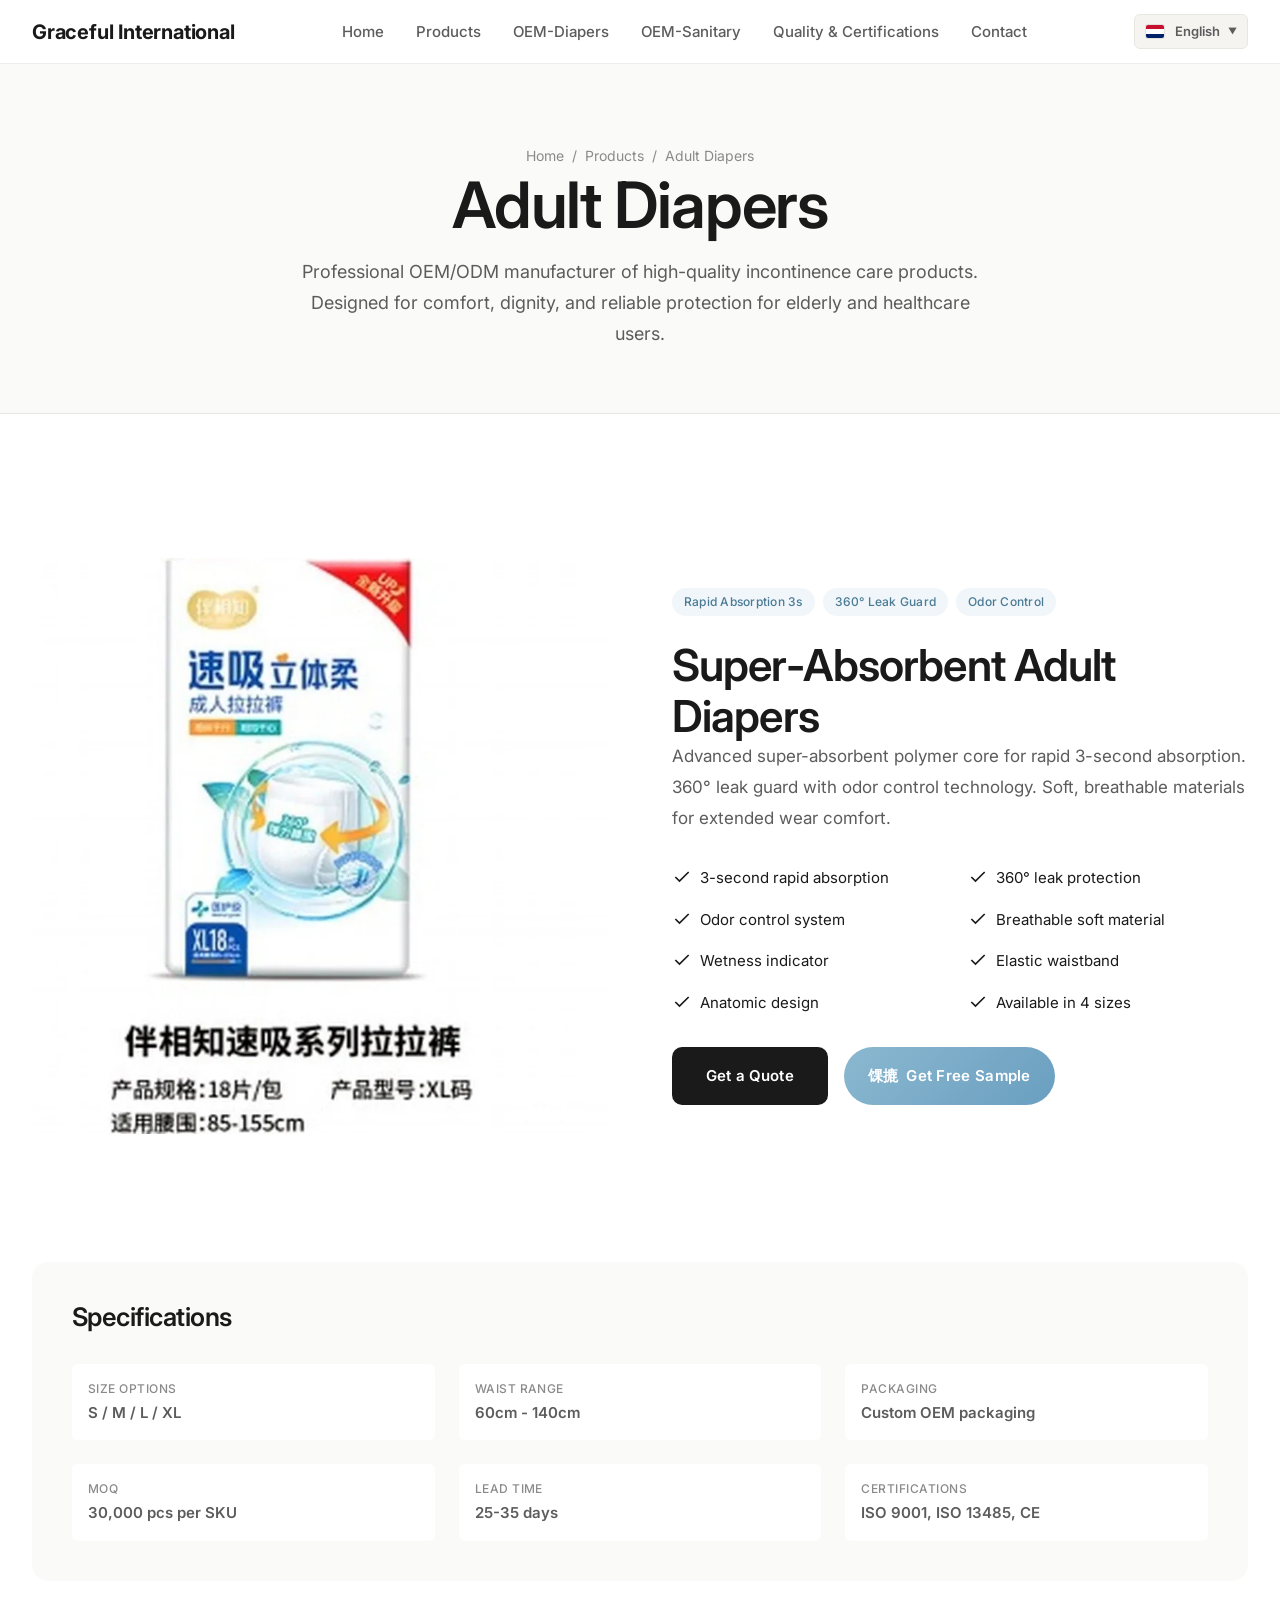
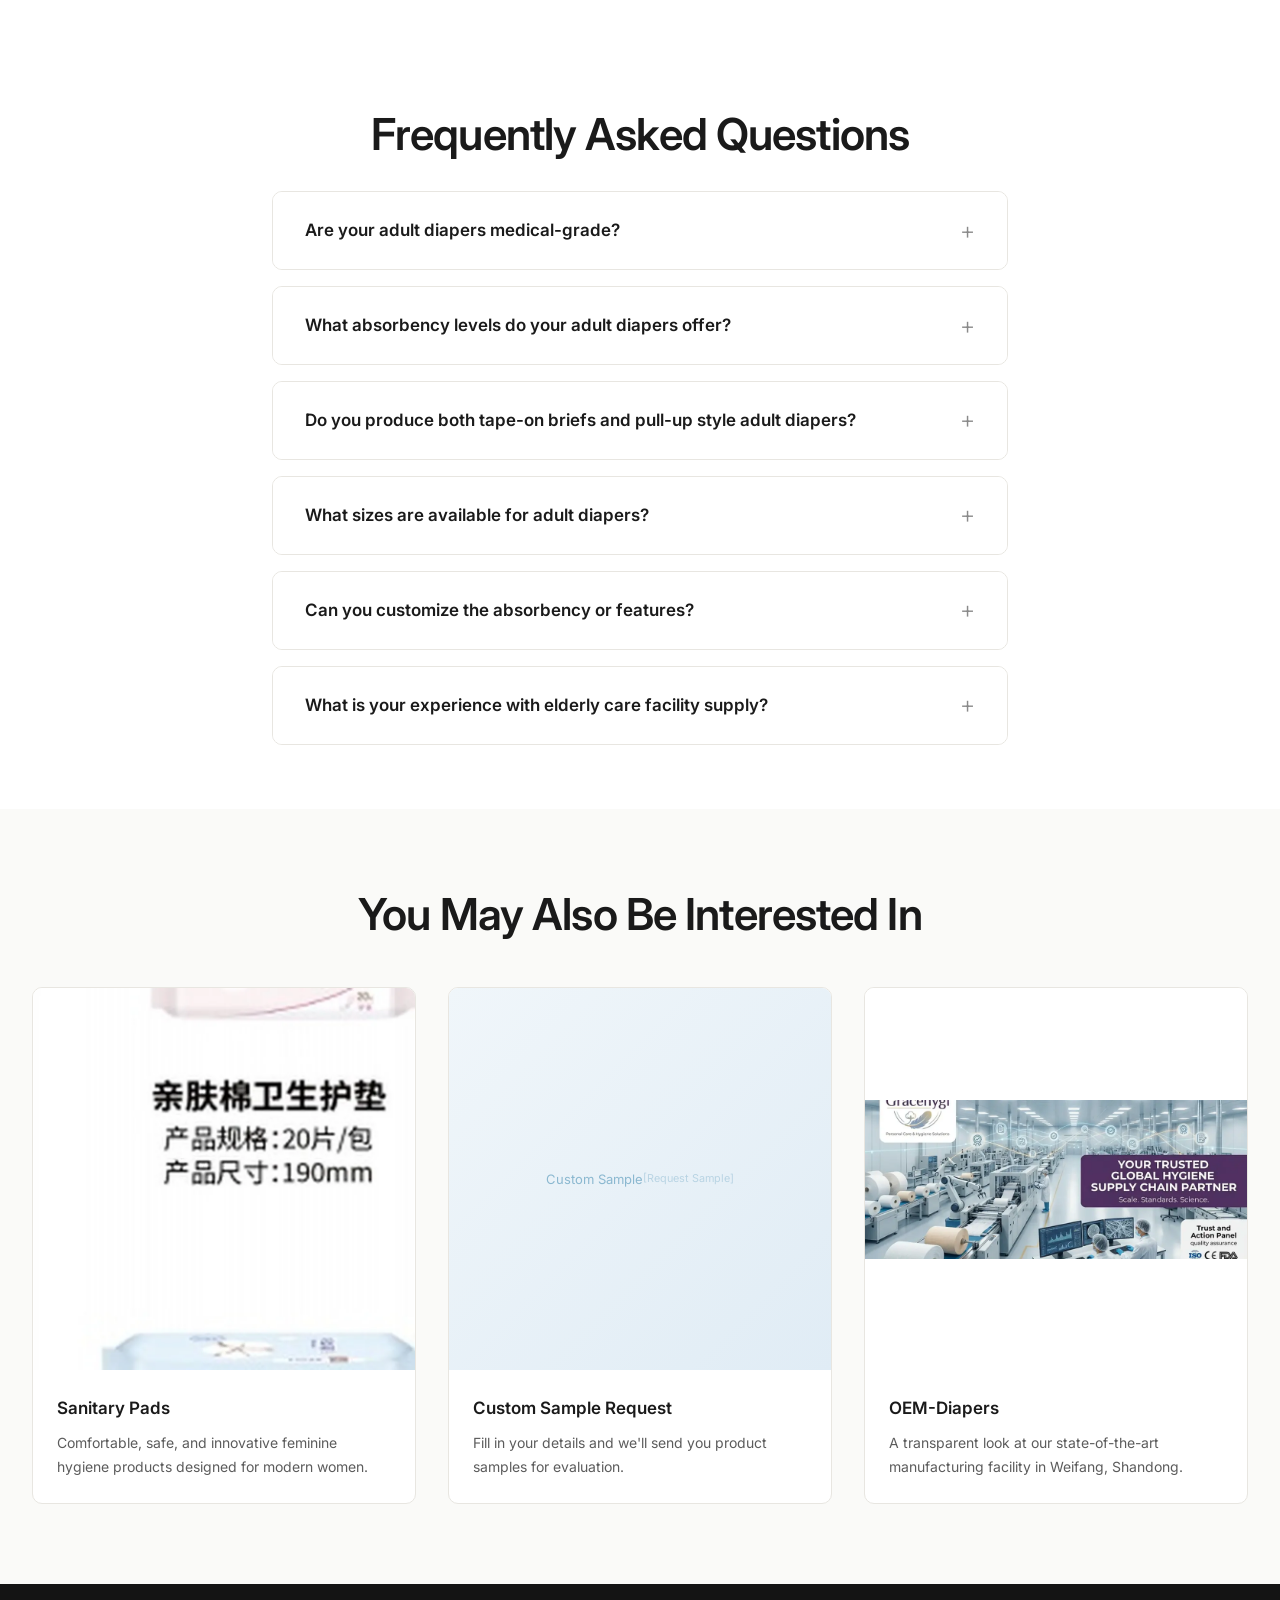
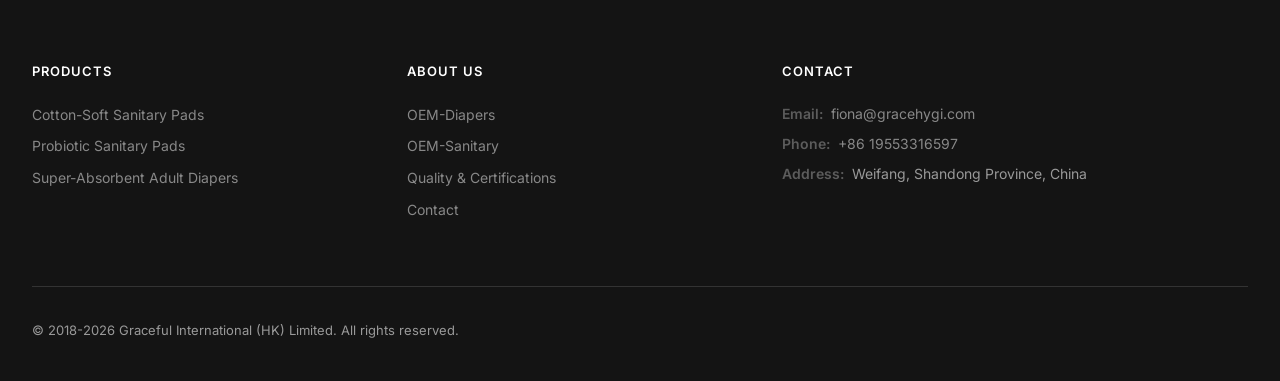
<file: products/adult-diapers.html>
﻿<!DOCTYPE html>
<html lang="en">
<head>
  <meta charset="UTF-8">

  <meta name="viewport" content="width=device-width, initial-scale=1.0">
  <meta name="description" content="Professional manufacturer of adult diapers and incontinence care products. High-absorbency briefs, pull-ups. ISO13485 certified. Serving healthcare facilities and elderly care providers worldwide.">
  <meta name="keywords" content="adult diapers, incontinence briefs, adult pull-ups, OEM adult diaper manufacturer, elderly care products, heavy absorbency diapers, wholesale adult diapers, incontinence products supplier">
  <meta name="robots" content="index, follow">
  <link rel="canonical" href="https://www.gracehygi.com/products/adult-diapers">

  <meta property="og:title" content="Adult Diapers Manufacturing | OEM Incontinence Care Products | Graceful International">
  <meta property="og:description" content="Professional OEM/ODM manufacturer of adult diapers. ISO13485 certified. High-absorbency briefs and pull-ups.">
  <meta property="og:url" content="https://www.gracehygi.com/products/adult-diapers">
  <meta property="og:type" content="product.group">

  <title>Adult Diapers Manufacturing | OEM Incontinence Care Products | Graceful International</title>

  <link rel="preconnect" href="https://fonts.googleapis.com">
  <link rel="preconnect" href="https://fonts.gstatic.com" crossorigin>
  <link href="https://fonts.googleapis.com/css2?family=Inter:wght@400;500;600;700&display=swap" rel="stylesheet">
  <link rel="stylesheet" href="../css/style.css?v=20260724">

  <script type="application/ld+json">
  {
    "@context": "https://schema.org",
    "@type": "BreadcrumbList",
    "itemListElement": [
      { "@type": "ListItem", "position": 1, "name": "Home", "item": "https://www.gracehygi.com/" },
      { "@type": "ListItem", "position": 2, "name": "Products", "item": "https://www.gracehygi.com/#products" },
      { "@type": "ListItem", "position": 3, "name": "Adult Diapers", "item": "https://www.gracehygi.com/products/adult-diapers" }
    ]
  }
  </script>

  <script type="application/ld+json">
  {
    "@context": "https://schema.org",
    "@type": "Product",
    "name": "Super-Absorbent Adult Diapers",
    "description": "Advanced super-absorbent adult diapers with 3-second rapid absorption and 360掳 leak guard. OEM/ODM manufacturing.",
    "brand": { "@type": "Brand", "name": "Yezhimeng" },
    "manufacturer": { "@type": "Organization", "name": "Graceful International (HK) Limited" }
  }
  </script>

  <!-- Structured Data: FAQPage for GEO -->
  <script type="application/ld+json">
  {
    "@context": "https://schema.org",
    "@type": "FAQPage",
    "mainEntity": [
      {
        "@type": "Question",
        "name": "Are your adult diapers medical-grade?",
        "acceptedAnswer": {
          "@type": "Answer",
          "text": "Yes. Our adult diapers are manufactured under ISO 13485 (Medical Devices Quality Management System) certification and are CE marked as Class I medical devices for the European market."
        }
      },
      {
        "@type": "Question",
        "name": "What absorbency levels do your adult diapers offer?",
        "acceptedAnswer": {
          "@type": "Answer",
          "text": "We offer three absorbency levels: Moderate (800ml), Heavy (1500ml), and Super (2500ml+). Each level is designed for different usage scenarios —daytime light incontinence, overnight protection, and heavy-duty care."
        }
      },
      {
        "@type": "Question",
        "name": "Do you produce both tape-on briefs and pull-up style adult diapers?",
        "acceptedAnswer": {
          "@type": "Answer",
          "text": "Yes, we manufacture both styles. Tape-on briefs are ideal for bedridden patients and heavy incontinence. Pull-up pants are designed for active seniors who maintain some mobility."
        }
      },
      {
        "@type": "Question",
        "name": "What sizes are available for adult diapers?",
        "acceptedAnswer": {
          "@type": "Answer",
          "text": "We produce sizes S through XXL, covering waist ranges from 50cm to 160cm. Each size is anatomically designed for optimal fit and leak protection."
        }
      },
      {
        "@type": "Question",
        "name": "Can you customize the absorbency or features?",
        "acceptedAnswer": {
          "@type": "Answer",
          "text": "Yes. As an OEM/ODM manufacturer, we can adjust the SAP-to-fluff ratio for different absorbency targets, add wetness indicators, customize the backsheet material, and modify cuff designs to meet your market requirements."
        }
      },
      {
        "@type": "Question",
        "name": "What is your experience with elderly care facility supply?",
        "acceptedAnswer": {
          "@type": "Answer",
          "text": "We have extensive experience supplying nursing homes, hospitals, and elderly care chains across multiple markets. We offer bulk packaging optimized for institutional use and can provide staff training materials upon request."
        }
      }
    ]
  }
  </script>
</head>
<body data-page="product_page_adult">

  <nav class="nav">
    <div class="nav-inner">
      <a href="../index.html" class="nav-logo">Graceful International</a>
      <div class="nav-links">
        <a href="../index.html" data-i18n="nav_home">Home</a>
        
        <a href="../product.html" data-i18n="nav_products">Products</a>
        <a href="../oem.html" data-i18n="nav_oem">OEM</a>
        <a href="../custom.html" data-i18n="nav_custom">Custom</a>
        <a href="../quality.html" data-i18n="nav_quality">Quality & Certifications</a>
        <a href="../contact.html" data-i18n="nav_contact">Contact</a>
      </div>
      <div class="nav-actions">
        <div class="lang-selector"><div class="lang-selector-current"><span class="lang-flag lang-en"></span> English <span class="lang-arrow">▼</span></div><div class="lang-selector-menu"><div class="lang-option active" data-lang="en"><span class="lang-flag lang-en"></span> English</div><div class="lang-option" data-lang="es"><span class="lang-flag lang-es"></span> Español</div><div class="lang-option" data-lang="fr"><span class="lang-flag lang-fr"></span> Français</div><div class="lang-option" data-lang="ar"><span class="lang-flag lang-ar"></span> العربية</div><div class="lang-option" data-lang="ru"><span class="lang-flag lang-ru"></span> Русский</div><div class="lang-option" data-lang="de"><span class="lang-flag lang-de"></span> Deutsch</div><div class="lang-option" data-lang="pt"><span class="lang-flag lang-pt"></span> Português</div><div class="lang-option" data-lang="ja"><span class="lang-flag lang-ja"></span> 日本語</div><div class="lang-option" data-lang="ko"><span class="lang-flag lang-ko"></span> 한국어</div><div class="lang-option" data-lang="zh"><span class="lang-flag lang-zh"></span> 中文</div></div></div>
        <button class="nav-toggle"><span></span><span></span><span></span></button>
      </div>
    </div>
  </nav>

  <header class="page-header">
    <div class="container">
      <nav class="breadcrumb">
        <a href="../index.html" data-i18n="nav_home">Home</a><span class="breadcrumb-sep">/</span>
        <a href="../product.html" data-i18n="nav_products">Products</a><span class="breadcrumb-sep">/</span>
        <span data-i18n="product_adult_hero_title">Adult Diapers</span>
      </nav>
      <h1 data-i18n="product_adult_hero_title">Adult Diapers</h1>
      <p style="font-size:1.125rem;color:var(--color-text-secondary);max-width:700px;margin:0 auto;" data-i18n="product_adult_hero_subtitle">
        Professional OEM/ODM manufacturer of high-quality incontinence care products.
      </p>
    </div>
  </header>

  <!-- Super-Absorbent Adult Diapers -->
  <section class="section-sm">
    <div class="container">
      <div class="product-hero">
        <div class="product-hero-image" style="background:#fff;overflow:hidden;">
          <picture><source srcset="../images/product-adult-diaper.webp" type="image/webp"><img src="../images/product-adult-diaper.jpg" alt="Super-Absorbent Adult Diapers" loading="lazy" width="400" height="400" style="width:100%;height:100%;object-fit:cover;"></picture>
        </div>
        <div class="product-hero-info">
          <div class="tag-row">
            <span class="tag tag-blue" data-i18n="tag_rapid_absorb">Rapid Absorption 3s</span>
            <span class="tag tag-blue" data-i18n="tag_leak_guard">360掳 Leak Guard</span>
            <span class="tag tag-blue" data-i18n="tag_odor_control">Odor Control</span>
          </div>
          <h2 data-i18n="product_adult_full">Super-Absorbent Adult Diapers</h2>
          <p class="product-hero-desc" data-i18n="product_adult_desc">Advanced super-absorbent polymer core for rapid 3-second absorption. 360掳 leak guard with odor control technology. Soft, breathable materials for extended wear comfort.</p>
          <div class="product-features">
            <div class="product-feature"><svg viewBox="0 0 24 24" fill="none" stroke="currentColor" stroke-width="2"><polyline points="20 6 9 17 4 12"/></svg><span data-i18n="feature_rapid">3-second rapid absorption</span></div>
            <div class="product-feature"><svg viewBox="0 0 24 24" fill="none" stroke="currentColor" stroke-width="2"><polyline points="20 6 9 17 4 12"/></svg><span data-i18n="feature_leak">360掳 leak protection</span></div>
            <div class="product-feature"><svg viewBox="0 0 24 24" fill="none" stroke="currentColor" stroke-width="2"><polyline points="20 6 9 17 4 12"/></svg><span data-i18n="feature_odor">Odor control system</span></div>
            <div class="product-feature"><svg viewBox="0 0 24 24" fill="none" stroke="currentColor" stroke-width="2"><polyline points="20 6 9 17 4 12"/></svg><span data-i18n="feature_breathable_adult">Breathable soft material</span></div>
            <div class="product-feature"><svg viewBox="0 0 24 24" fill="none" stroke="currentColor" stroke-width="2"><polyline points="20 6 9 17 4 12"/></svg><span data-i18n="feature_wetness">Wetness indicator</span></div>
            <div class="product-feature"><svg viewBox="0 0 24 24" fill="none" stroke="currentColor" stroke-width="2"><polyline points="20 6 9 17 4 12"/></svg><span data-i18n="feature_elastic">Elastic waistband</span></div>
            <div class="product-feature"><svg viewBox="0 0 24 24" fill="none" stroke="currentColor" stroke-width="2"><polyline points="20 6 9 17 4 12"/></svg><span data-i18n="feature_anatomic">Anatomic design</span></div>
            <div class="product-feature"><svg viewBox="0 0 24 24" fill="none" stroke="currentColor" stroke-width="2"><polyline points="20 6 9 17 4 12"/></svg><span data-i18n="feature_four_sizes">Available in 4 sizes</span></div>
          </div>
          <div style="display:flex;gap:var(--space-md);flex-wrap:wrap;">
            <a href="../contact.html" class="btn btn-primary" data-i18n="hero_cta_contact">Get a Quote</a>
            <button class="sample-cta blue-variant btn-free-sample" data-product="adult"><span>馃摝</span> <span data-i18n="btn_free_sample">Get Free Sample</span></button>
          </div>
        </div>
      </div>

      <div class="product-specs">
        <h3>Specifications</h3>
        <div class="specs-grid">
          <div class="spec-item"><div class="spec-label" data-i18n="spec_sizes">Size Options</div><div class="spec-value" data-i18n="spec_sizes_val">S / M / L / XL</div></div>
          <div class="spec-item"><div class="spec-label" data-i18n="spec_waist">Waist Range</div><div class="spec-value" data-i18n="spec_waist_val">60cm - 140cm</div></div>
          <div class="spec-item"><div class="spec-label" data-i18n="spec_packaging_adult">Packaging</div><div class="spec-value" data-i18n="spec_packaging_adult_val">Custom OEM packaging</div></div>
          <div class="spec-item"><div class="spec-label" data-i18n="spec_moq_adult">MOQ</div><div class="spec-value" data-i18n="spec_moq_adult_val">30,000 pcs per SKU</div></div>
          <div class="spec-item"><div class="spec-label" data-i18n="spec_lead_adult">Lead Time</div><div class="spec-value" data-i18n="spec_lead_adult_val">25-35 days</div></div>
          <div class="spec-item"><div class="spec-label" data-i18n="spec_cert_adult">Certifications</div><div class="spec-value" data-i18n="spec_cert_adult_val">ISO 9001, ISO 13485, CE</div></div>
        </div>
      </div>
    </div>
  </section>

  <!-- FAQ Section -->
  <section class="faq-section section-sm" style="background:var(--color-white);">
    <div class="container" style="max-width:800px;">
      <h2 class="text-center" data-i18n="faq_title" style="margin-bottom:var(--space-xl);">Frequently Asked Questions</h2>
      <div class="faq-list">
        <div class="faq-item">
          <div class="faq-q" data-i18n="faq_adult_q1">Are your adult diapers medical-grade?</div>
          <div class="faq-a"><p data-i18n="faq_adult_a1">Yes. Our adult diapers are manufactured under ISO 13485 (Medical Devices Quality Management System) certification and are CE marked as Class I medical devices for the European market.</p></div>
        </div>
        <div class="faq-item">
          <div class="faq-q" data-i18n="faq_adult_q2">What absorbency levels do your adult diapers offer?</div>
          <div class="faq-a"><p data-i18n="faq_adult_a2">We offer three absorbency levels: Moderate (800ml), Heavy (1500ml), and Super (2500ml+). Each level is designed for different usage scenarios —daytime light incontinence, overnight protection, and heavy-duty care.</p></div>
        </div>
        <div class="faq-item">
          <div class="faq-q" data-i18n="faq_adult_q3">Do you produce both tape-on briefs and pull-up style adult diapers?</div>
          <div class="faq-a"><p data-i18n="faq_adult_a3">Yes, we manufacture both styles. Tape-on briefs are ideal for bedridden patients and heavy incontinence. Pull-up pants are designed for active seniors who maintain some mobility.</p></div>
        </div>
        <div class="faq-item">
          <div class="faq-q" data-i18n="faq_adult_q4">What sizes are available for adult diapers?</div>
          <div class="faq-a"><p data-i18n="faq_adult_a4">We produce sizes S through XXL, covering waist ranges from 50cm to 160cm. Each size is anatomically designed for optimal fit and leak protection.</p></div>
        </div>
        <div class="faq-item">
          <div class="faq-q" data-i18n="faq_adult_q5">Can you customize the absorbency or features?</div>
          <div class="faq-a"><p data-i18n="faq_adult_a5">Yes. As an OEM/ODM manufacturer, we can adjust the SAP-to-fluff ratio for different absorbency targets, add wetness indicators, customize the backsheet material, and modify cuff designs to meet your market requirements.</p></div>
        </div>
        <div class="faq-item">
          <div class="faq-q" data-i18n="faq_adult_q6">What is your experience with elderly care facility supply?</div>
          <div class="faq-a"><p data-i18n="faq_adult_a6">We have extensive experience supplying nursing homes, hospitals, and elderly care chains across multiple markets. We offer bulk packaging optimized for institutional use and can provide staff training materials upon request.</p></div>
        </div>
      </div>
    </div>
  </section>

  <!-- Related Products -->
  <section class="related-products">
    <div class="container">
      <div class="text-center"><h2 data-i18n="related_title">You May Also Be Interested In</h2></div>
      <div class="related-grid">
        <a href="sanitary-pads.html" class="related-card">
          <div class="related-card-img" style="background:#fff;overflow:hidden;"><picture><source srcset="../images/product-cotton-pad.webp" type="image/webp"><img src="../images/product-cotton-pad.jpg" alt="Sanitary Pads" loading="lazy" width="400" height="400" style="width:100%;height:100%;object-fit:cover;"></picture></div>
          <div class="related-card-body"><div class="related-card-title" data-i18n="related_sanitary">Sanitary Pads</div><p style="font-size:0.875rem;color:var(--color-text-secondary);" data-i18n="cat_sanitary_desc">Comfortable, safe, and innovative products.</p></div>
        </a>
        <a href="../contact.html" class="related-card">
          <div class="related-card-img" style="background:linear-gradient(135deg,#f0f6fa,#e0ecf5);color:#8bb8d0;display:flex;align-items:center;justify-content:center;font-size:0.8125rem;">Custom Sample<br><small style="opacity:0.5;">[Request Sample]</small></div>
          <div class="related-card-body"><div class="related-card-title" data-i18n="related_sample">Custom Sample Request</div><p style="font-size:0.875rem;color:var(--color-text-secondary);" data-i18n="sample_desc">Fill in your details and we'll send samples.</p></div>
        </a>
        <a href="../oem.html" class="related-card">
          <div class="related-card-img" style="background:#fff;overflow:hidden;"><picture><source srcset="../images/hero-factory.webp" type="image/webp"><img src="../images/hero-factory.jpg" alt="Our Factory" loading="lazy" width="400" height="240" style="width:100%;height:100%;object-fit:cover;"></picture></div>
          <div class="related-card-body"><div class="related-card-title" data-i18n="nav_oem">OEM</div><p style="font-size:0.875rem;color:var(--color-text-secondary);" data-i18n="factory_desc">A transparent look at our facility.</p></div>
        </a>
      </div>
    </div>
  </section>

  <footer class="footer">
    <div class="container">
      <div class="footer-grid">
        
        <div><h4 data-i18n="nav_products">Products</h4><div class="footer-links"><a href="sanitary-pads.html" data-i18n="product_cotton">Cotton-Soft Sanitary Pads</a><a href="sanitary-pads.html" data-i18n="product_probiotic">Probiotic Sanitary Pads</a><a href="adult-diapers.html" data-i18n="product_adult">Super-Absorbent Adult Diapers</a></div></div>
        <div><h4 data-i18n="nav_about">Company</h4><div class="footer-links"><a href="../oem.html" data-i18n="nav_oem">OEM</a><a href="../custom.html" data-i18n="nav_custom">Custom</a><a href="../quality.html" data-i18n="nav_quality">Quality</a><a href="../contact.html" data-i18n="nav_contact">Contact</a></div></div>
        <div><h4 data-i18n="footer_contact_us">Contact</h4><div class="footer-contact"><p><span class="footer-label" data-i18n="footer_email">Email:</span> <a href="mailto:fiona@gracehygi.com">fiona@gracehygi.com</a></p><p><span class="footer-label" data-i18n="footer_phone">Phone:</span> <a href="https://wa.me/8619553316597">+86 19553316597</a></p><p><span class="footer-label" data-i18n="footer_address_label">Address:</span> <span data-i18n="footer_address">Weifang, Shandong, China</span></p></div></div>
      </div>
      <div class="footer-bottom"><span>&copy; 2018-2026 Graceful International (HK) Limited. <span data-i18n="footer_rights">All rights reserved.</span></span></div>
    </div>
  </footer>

  <button class="back-to-top" aria-label="Back to top"><svg viewBox="0 0 24 24" fill="none" stroke="currentColor" stroke-width="2"><polyline points="18 15 12 9 6 15"/></svg></button>

  <div id="sample-modal" style="display:none;">
    <div class="modal-overlay">
      <div class="modal" style="position:relative;">
        <button class="modal-close">&times;</button>
        <h3 data-i18n="sample_title">Request Free Sample</h3>
        <p style="color:var(--color-text-secondary);margin-bottom:var(--space-lg);font-size:0.9375rem;" data-i18n="sample_desc">Fill in your details and we'll send you product samples for evaluation.</p>
        <form id="sample-form">
          <div class="form-row"><div class="form-group"><label class="form-label" for="sample-name" data-i18n="sample_name">Your Name *</label><input type="text" id="sample-name" class="form-input" required></div><div class="form-group"><label class="form-label" for="sample-email" data-i18n="sample_email">Email *</label><input type="email" id="sample-email" class="form-input" required></div></div>
          <div class="form-row"><div class="form-group"><label class="form-label" for="sample-company" data-i18n="sample_company">Company *</label><input type="text" id="sample-company" class="form-input" required></div><div class="form-group"><label class="form-label" for="sample-country" data-i18n="sample_country">Country *</label><input type="text" id="sample-country" class="form-input" required></div></div>
          <div class="form-group"><label class="form-label" for="sample-product" data-i18n="sample_product">Product Interest *</label><select id="sample-product" class="form-select" required><option value="" data-i18n="sample_product_placeholder">Select product</option><option value="cotton">Cotton-Soft Sanitary Pads</option><option value="probiotic">Probiotic Sanitary Pads</option><option value="adult">Super-Absorbent Adult Diapers</option></select></div>
          <div class="form-group"><label class="form-label" for="sample-message" data-i18n="sample_message">Additional Notes</label><textarea id="sample-message" class="form-textarea" rows="3"></textarea></div>
          <button type="submit" class="btn btn-primary btn-lg" style="width:100%;" data-i18n="sample_submit">Request Samples</button>
        </form>
      </div>
    </div>
  </div>

  <script src="../js/i18n.js?v=20260724"></script>
  <script src="../js/main.js?v=20260724"></script>
  <script src="../js/image-override.js"></script>
</body>
</html>
</file>
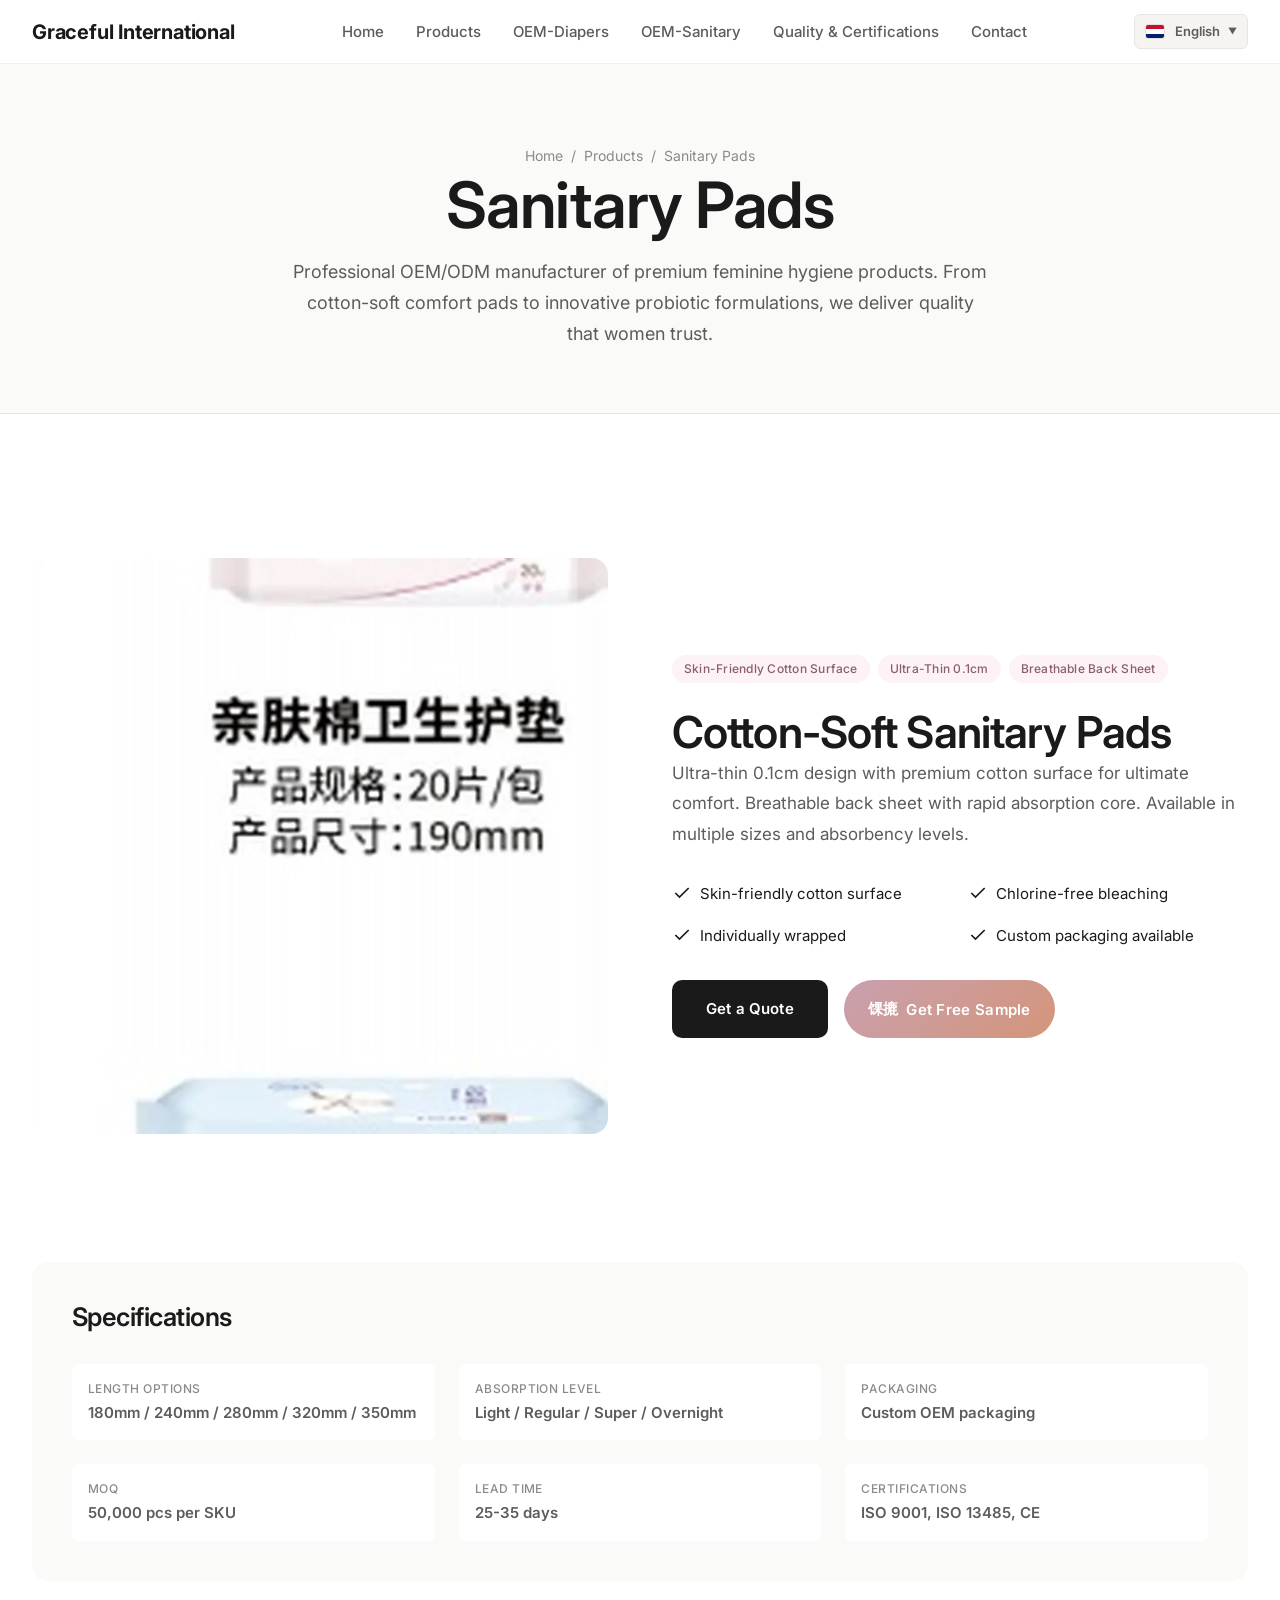
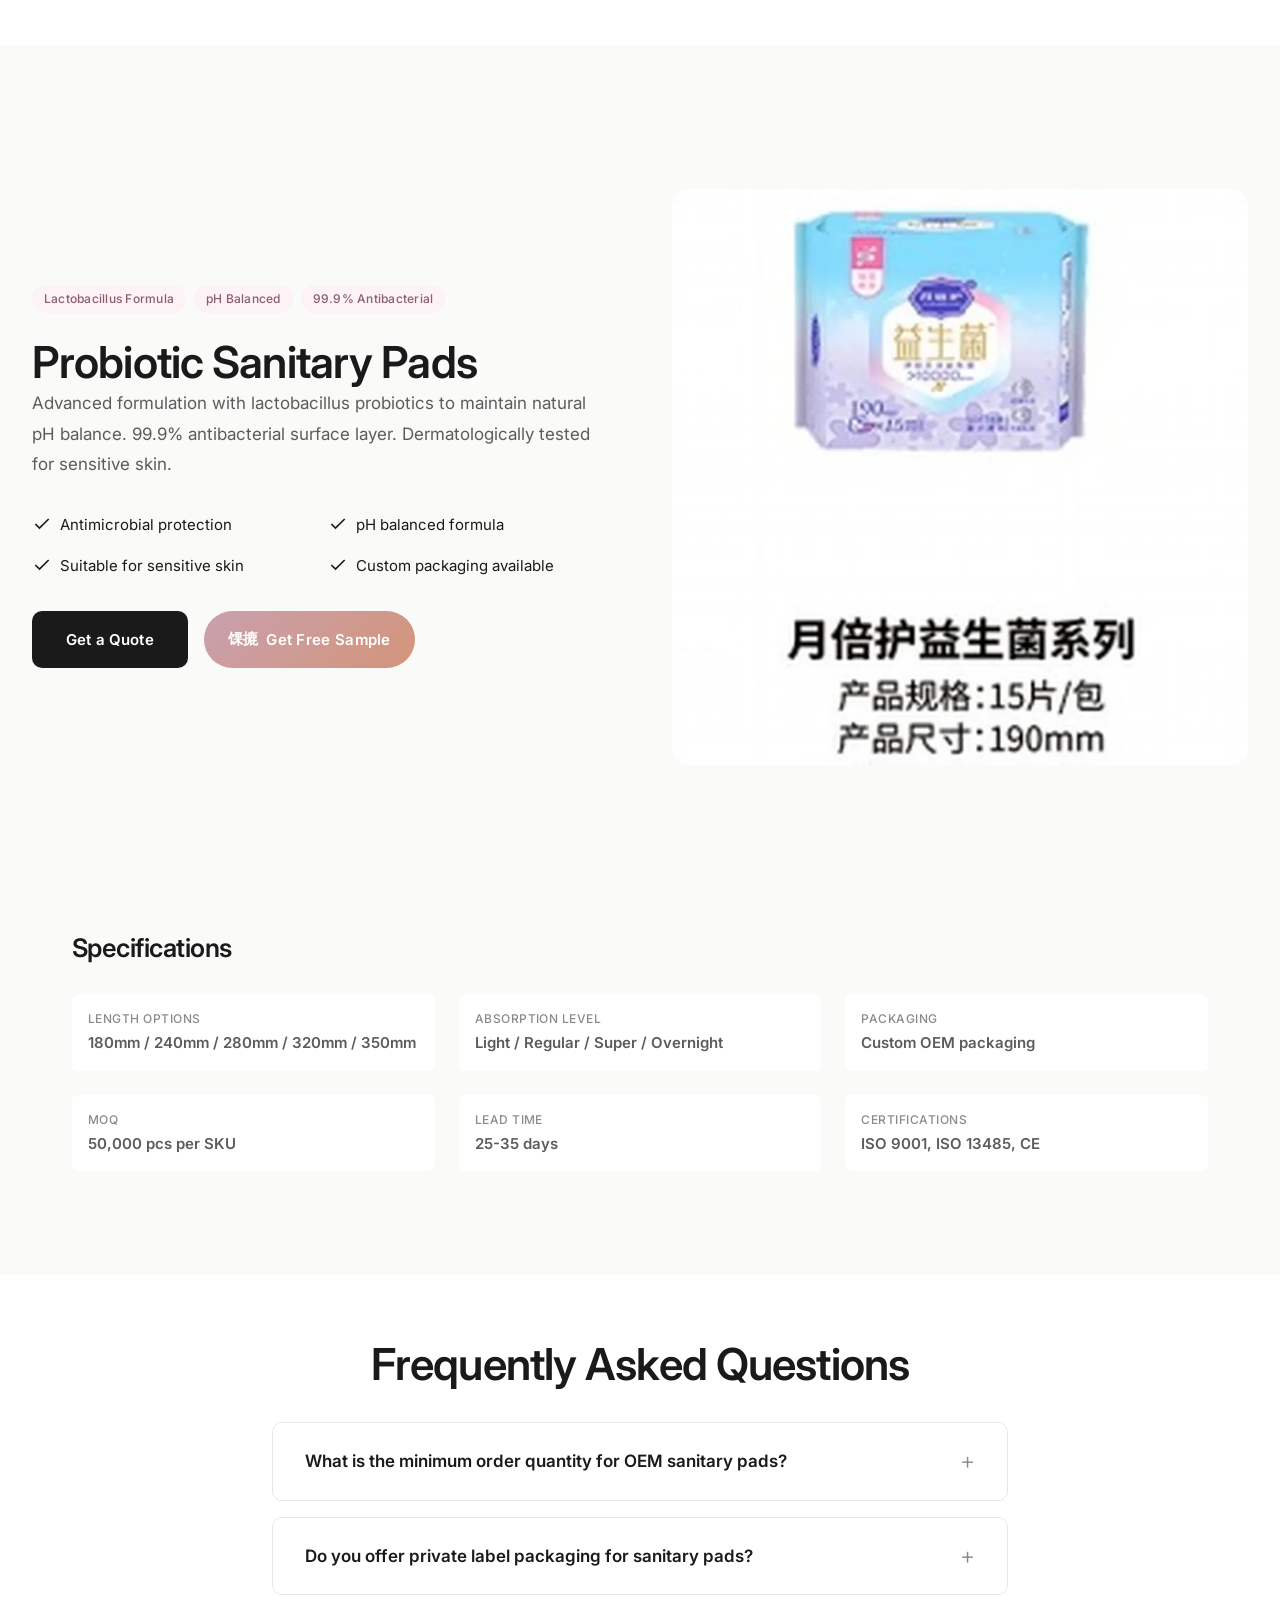
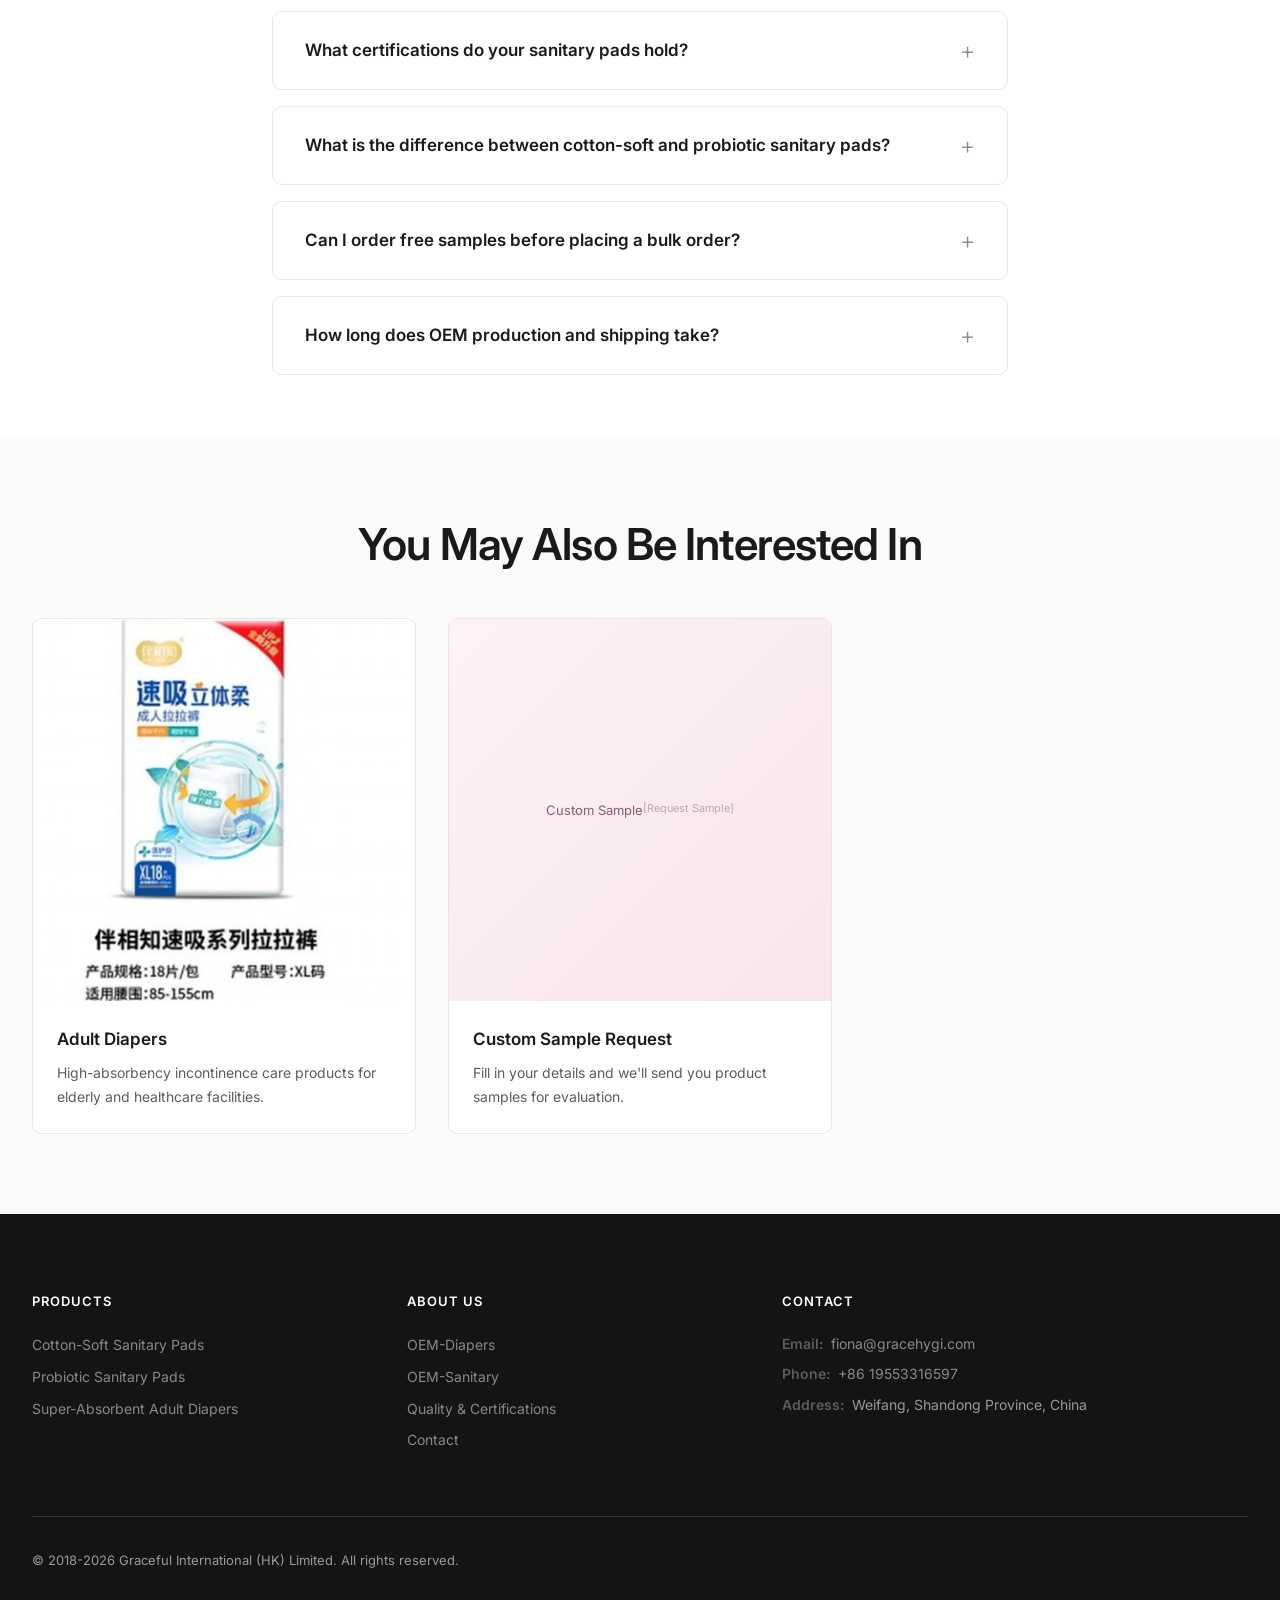
<file: products/sanitary-pads.html>
﻿<!DOCTYPE html>
<html lang="en">
<head>
  <meta charset="UTF-8">

  <meta name="viewport" content="width=device-width, initial-scale=1.0">
  <meta name="description" content="Professional manufacturer of sanitary pads and feminine hygiene products. OEM/ODM services with ISO9001 &amp; ISO13485 certifications. Cotton-soft pads, probiotic pads, and custom solutions.">
  <meta name="keywords" content="sanitary pads, menstrual pads, OEM sanitary napkins, feminine hygiene manufacturer, cotton sanitary pads, probiotic sanitary pads, ultra-thin pads, wholesale sanitary pads">
  <meta name="robots" content="index, follow">
  <link rel="canonical" href="https://www.gracehygi.com/products/sanitary-pads">

  <meta property="og:title" content="Sanitary Pads Manufacturing | OEM/ODM Feminine Hygiene Products | Graceful International">
  <meta property="og:description" content="Professional OEM/ODM manufacturer of sanitary pads. ISO certified. Cotton-soft and probiotic pads.">
  <meta property="og:url" content="https://www.gracehygi.com/products/sanitary-pads">
  <meta property="og:type" content="product.group">

  <title>Sanitary Pads Manufacturing | OEM/ODM Feminine Hygiene Products | Graceful International</title>

  <link rel="preconnect" href="https://fonts.googleapis.com">
  <link rel="preconnect" href="https://fonts.gstatic.com" crossorigin>
  <link href="https://fonts.googleapis.com/css2?family=Inter:wght@400;500;600;700&display=swap" rel="stylesheet">
  <link rel="stylesheet" href="../css/style.css?v=20260724">

  <!-- Structured Data: BreadcrumbList -->
  <script type="application/ld+json">
  {
    "@context": "https://schema.org",
    "@type": "BreadcrumbList",
    "itemListElement": [
      { "@type": "ListItem", "position": 1, "name": "Home", "item": "https://www.gracehygi.com/" },
      { "@type": "ListItem", "position": 2, "name": "Products", "item": "https://www.gracehygi.com/#products" },
      { "@type": "ListItem", "position": 3, "name": "Sanitary Pads", "item": "https://www.gracehygi.com/products/sanitary-pads" }
    ]
  }
  </script>

  <!-- Structured Data: Product -->
  <script type="application/ld+json">
  {
    "@context": "https://schema.org",
    "@type": "Product",
    "name": "Cotton-Soft Sanitary Pads",
    "description": "Ultra-thin 0.1cm sanitary pads with premium cotton surface. OEM/ODM manufacturing available.",
    "brand": { "@type": "Brand", "name": "Yezhimeng" },
    "manufacturer": { "@type": "Organization", "name": "Graceful International (HK) Limited" }
  }
  </script>

  <!-- Structured Data: FAQPage for GEO -->
  <script type="application/ld+json">
  {
    "@context": "https://schema.org",
    "@type": "FAQPage",
    "mainEntity": [
      {
        "@type": "Question",
        "name": "What is the minimum order quantity for OEM sanitary pads?",
        "acceptedAnswer": {
          "@type": "Answer",
          "text": "Our standard MOQ is 50,000 pieces per SKU, which is approximately one 20ft container. We can discuss smaller trial orders for new partnerships."
        }
      },
      {
        "@type": "Question",
        "name": "Do you offer private label packaging for sanitary pads?",
        "acceptedAnswer": {
          "@type": "Answer",
          "text": "Yes, we provide full private label and OEM packaging services. You can customize the packaging design, logo, color scheme, and even the individual wrapper design."
        }
      },
      {
        "@type": "Question",
        "name": "What certifications do your sanitary pads hold?",
        "acceptedAnswer": {
          "@type": "Answer",
          "text": "Our sanitary pads are manufactured under ISO 9001 and ISO 13485 certified quality management systems. They are CE marked for EU markets and comply with FDA requirements."
        }
      },
      {
        "@type": "Question",
        "name": "What is the difference between cotton-soft and probiotic sanitary pads?",
        "acceptedAnswer": {
          "@type": "Answer",
          "text": "Cotton-soft pads feature a premium natural cotton top layer for maximum comfort and breathability. Probiotic pads add lactobacillus probiotics to the surface layer, which helps maintain healthy vaginal pH and provides antibacterial protection."
        }
      },
      {
        "@type": "Question",
        "name": "Can I order free samples before placing a bulk order?",
        "acceptedAnswer": {
          "@type": "Answer",
          "text": "Absolutely. We offer free samples to qualified buyers so you can evaluate product quality, absorbency, and comfort before committing to a production order. Shipping costs are covered by the buyer."
        }
      },
      {
        "@type": "Question",
        "name": "How long does OEM production and shipping take?",
        "acceptedAnswer": {
          "@type": "Answer",
          "text": "After sample approval, production typically takes 25-35 days depending on order volume and packaging complexity. Shipping from Qingdao port takes 15-30 days to Europe, 12-20 days to the US West Coast."
        }
      }
    ]
  }
  </script>
</head>
<body data-page="product_page">

  <!-- Navigation -->
  <nav class="nav">
    <div class="nav-inner">
      <a href="../index.html" class="nav-logo" aria-label="Graceful International Home">Graceful International</a>
      <div class="nav-links" role="navigation">
        <a href="../index.html" data-i18n="nav_home">Home</a>
        
        <a href="../product.html" data-i18n="nav_products">Products</a>
        <a href="../oem.html" data-i18n="nav_oem">OEM</a>
        <a href="../custom.html" data-i18n="nav_custom">Custom</a>
        <a href="../quality.html" data-i18n="nav_quality">Quality & Certifications</a>
        <a href="../contact.html" data-i18n="nav_contact">Contact</a>
      </div>
      <div class="nav-actions">
        <div class="lang-selector">
        <div class="lang-selector-current"><span class="lang-flag lang-en"></span> English <span class="lang-arrow">▼</span></div>
        <div class="lang-selector-menu">
          <div class="lang-option active" data-lang="en"><span class="lang-flag lang-en"></span> English</div>
          <div class="lang-option" data-lang="es"><span class="lang-flag lang-es"></span> Español</div>
          <div class="lang-option" data-lang="fr"><span class="lang-flag lang-fr"></span> Français</div>
          <div class="lang-option" data-lang="ar"><span class="lang-flag lang-ar"></span> العربية</div>
          <div class="lang-option" data-lang="ru"><span class="lang-flag lang-ru"></span> Русский</div>
          <div class="lang-option" data-lang="de"><span class="lang-flag lang-de"></span> Deutsch</div>
          <div class="lang-option" data-lang="pt"><span class="lang-flag lang-pt"></span> Português</div>
          <div class="lang-option" data-lang="ja"><span class="lang-flag lang-ja"></span> 日本語</div>
          <div class="lang-option" data-lang="ko"><span class="lang-flag lang-ko"></span> 한국어</div>
          <div class="lang-option" data-lang="zh"><span class="lang-flag lang-zh"></span> 中文</div>
        </div>
      </div>
        <button class="nav-toggle" aria-label="Toggle menu"><span></span><span></span><span></span></button>
      </div>
    </div>
  </nav>

  <!-- Page Header -->
  <header class="page-header">
    <div class="container">
      <nav class="breadcrumb" aria-label="Breadcrumb">
        <a href="../index.html" data-i18n="nav_home">Home</a>
        <span class="breadcrumb-sep">/</span>
        <a href="../product.html" data-i18n="nav_products">Products</a>
        <span class="breadcrumb-sep">/</span>
        <span data-i18n="product_sanitary_hero_title">Sanitary Pads</span>
      </nav>
      <h1 data-i18n="product_sanitary_hero_title">Sanitary Pads</h1>
      <p style="font-size:1.125rem;color:var(--color-text-secondary);max-width:700px;margin:0 auto;" data-i18n="product_sanitary_hero_subtitle">
        Professional OEM/ODM manufacturer of premium feminine hygiene products.
      </p>
    </div>
  </header>

  <!-- Product 1: Cotton-Soft -->
  <section id="cotton" class="section-sm">
    <div class="container">
      <div class="product-hero">
        <div class="product-hero-image" style="background:#fff;overflow:hidden;">
          <picture><source srcset="../images/product-cotton-pad.webp" type="image/webp"><img src="../images/product-cotton-pad.jpg" alt="Cotton-Soft Sanitary Pads" loading="lazy" width="400" height="400" style="width:100%;height:100%;object-fit:cover;"></picture>
        </div>
        <div class="product-hero-info">
          <div class="tag-row">
            <span class="tag tag-rose" data-i18n="tag_skin_friendly">Skin-Friendly Cotton Surface</span>
            <span class="tag tag-rose" data-i18n="tag_ultra_thin">Ultra-Thin 0.1cm</span>
            <span class="tag tag-rose" data-i18n="tag_breathable">Breathable Back Sheet</span>
          </div>
          <h2 data-i18n="product_cotton_full">Cotton-Soft Sanitary Pads</h2>
          <p class="product-hero-desc" data-i18n="product_cotton_desc">Ultra-thin 0.1cm design with premium cotton surface for ultimate comfort. Breathable back sheet with rapid absorption core. Available in multiple sizes and absorbency levels.</p>
          <div class="product-features">
            <div class="product-feature"><svg viewBox="0 0 24 24" fill="none" stroke="currentColor" stroke-width="2"><polyline points="20 6 9 17 4 12"/></svg><span data-i18n="feature_skin">Skin-friendly cotton surface</span></div>
            <div class="product-feature"><svg viewBox="0 0 24 24" fill="none" stroke="currentColor" stroke-width="2"><polyline points="20 6 9 17 4 12"/></svg><span data-i18n="feature_chlorine">Chlorine-free bleaching</span></div>
            <div class="product-feature"><svg viewBox="0 0 24 24" fill="none" stroke="currentColor" stroke-width="2"><polyline points="20 6 9 17 4 12"/></svg><span data-i18n="feature_individually">Individually wrapped</span></div>
            <div class="product-feature"><svg viewBox="0 0 24 24" fill="none" stroke="currentColor" stroke-width="2"><polyline points="20 6 9 17 4 12"/></svg><span data-i18n="feature_custom">Custom packaging available</span></div>
          </div>
          <div style="display:flex;gap:var(--space-md);flex-wrap:wrap;">
            <a href="../contact.html" class="btn btn-primary" data-i18n="hero_cta_contact">Get a Quote</a>
            <button class="sample-cta btn-free-sample" data-product="cotton"><span>馃摝</span> <span data-i18n="btn_free_sample">Get Free Sample</span></button>
          </div>
        </div>
      </div>

      <div class="product-specs">
        <h3>Specifications</h3>
        <div class="specs-grid">
          <div class="spec-item"><div class="spec-label" data-i18n="spec_length">Length Options</div><div class="spec-value" data-i18n="spec_length_val">180mm / 240mm / 280mm / 320mm / 350mm</div></div>
          <div class="spec-item"><div class="spec-label" data-i18n="spec_absorption">Absorption Level</div><div class="spec-value" data-i18n="spec_absorption_val">Light / Regular / Super / Overnight</div></div>
          <div class="spec-item"><div class="spec-label" data-i18n="spec_packaging">Packaging</div><div class="spec-value" data-i18n="spec_packaging_val">Custom OEM packaging</div></div>
          <div class="spec-item"><div class="spec-label" data-i18n="spec_moq">MOQ</div><div class="spec-value" data-i18n="spec_moq_val">50,000 pcs per SKU</div></div>
          <div class="spec-item"><div class="spec-label" data-i18n="spec_lead">Lead Time</div><div class="spec-value" data-i18n="spec_lead_val">25-35 days</div></div>
          <div class="spec-item"><div class="spec-label" data-i18n="spec_cert">Certifications</div><div class="spec-value" data-i18n="spec_cert_val">ISO 9001, ISO 13485, CE</div></div>
        </div>
      </div>
    </div>
  </section>

  <!-- Product 2: Probiotic -->
  <section id="probiotic" class="section-sm" style="background:var(--color-off-white);">
    <div class="container">
      <div class="product-hero" style="direction:initial;">
        <div class="product-hero-info">
          <div class="tag-row">
            <span class="tag tag-rose" data-i18n="tag_probiotic">Lactobacillus Formula</span>
            <span class="tag tag-rose" data-i18n="tag_ph_balance">pH Balanced</span>
            <span class="tag tag-rose" data-i18n="tag_antibacterial">99.9% Antibacterial</span>
          </div>
          <h2 data-i18n="product_probiotic_full">Probiotic Sanitary Pads</h2>
          <p class="product-hero-desc" data-i18n="product_probiotic_desc">Advanced formulation with lactobacillus probiotics to maintain natural pH balance. 99.9% antibacterial surface layer. Dermatologically tested for sensitive skin.</p>
          <div class="product-features">
            <div class="product-feature"><svg viewBox="0 0 24 24" fill="none" stroke="currentColor" stroke-width="2"><polyline points="20 6 9 17 4 12"/></svg><span data-i18n="feature_antimicrobial">Antimicrobial protection</span></div>
            <div class="product-feature"><svg viewBox="0 0 24 24" fill="none" stroke="currentColor" stroke-width="2"><polyline points="20 6 9 17 4 12"/></svg><span data-i18n="feature_ph">pH balanced formula</span></div>
            <div class="product-feature"><svg viewBox="0 0 24 24" fill="none" stroke="currentColor" stroke-width="2"><polyline points="20 6 9 17 4 12"/></svg><span data-i18n="feature_sensitive">Suitable for sensitive skin</span></div>
            <div class="product-feature"><svg viewBox="0 0 24 24" fill="none" stroke="currentColor" stroke-width="2"><polyline points="20 6 9 17 4 12"/></svg><span data-i18n="feature_custom">Custom packaging available</span></div>
          </div>
          <div style="display:flex;gap:var(--space-md);flex-wrap:wrap;">
            <a href="../contact.html" class="btn btn-primary" data-i18n="hero_cta_contact">Get a Quote</a>
            <button class="sample-cta btn-free-sample" data-product="probiotic"><span>馃摝</span> <span data-i18n="btn_free_sample">Get Free Sample</span></button>
          </div>
        </div>
        <div class="product-hero-image" style="background:#fff;overflow:hidden;">
          <picture><source srcset="../images/product-probiotic-pad.webp" type="image/webp"><img src="../images/product-probiotic-pad.jpg" alt="Probiotic Sanitary Pads" loading="lazy" width="400" height="400" style="width:100%;height:100%;object-fit:cover;"></picture>
        </div>
      </div>

      <div class="product-specs">
        <h3>Specifications</h3>
        <div class="specs-grid">
          <div class="spec-item"><div class="spec-label" data-i18n="spec_length">Length Options</div><div class="spec-value" data-i18n="spec_length_val">180mm / 240mm / 280mm / 320mm / 350mm</div></div>
          <div class="spec-item"><div class="spec-label" data-i18n="spec_absorption">Absorption Level</div><div class="spec-value" data-i18n="spec_absorption_val">Light / Regular / Super / Overnight</div></div>
          <div class="spec-item"><div class="spec-label" data-i18n="spec_packaging">Packaging</div><div class="spec-value" data-i18n="spec_packaging_val">Custom OEM packaging</div></div>
          <div class="spec-item"><div class="spec-label" data-i18n="spec_moq">MOQ</div><div class="spec-value" data-i18n="spec_moq_val">50,000 pcs per SKU</div></div>
          <div class="spec-item"><div class="spec-label" data-i18n="spec_lead">Lead Time</div><div class="spec-value" data-i18n="spec_lead_val">25-35 days</div></div>
          <div class="spec-item"><div class="spec-label" data-i18n="spec_cert">Certifications</div><div class="spec-value" data-i18n="spec_cert_val">ISO 9001, ISO 13485, CE</div></div>
        </div>
      </div>
    </div>
  </section>

  <!-- FAQ Section -->
  <section class="faq-section section-sm" style="background:var(--color-white);">
    <div class="container" style="max-width:800px;">
      <h2 class="text-center" data-i18n="faq_title" style="margin-bottom:var(--space-xl);">Frequently Asked Questions</h2>
      <div class="faq-list">
        <div class="faq-item">
          <div class="faq-q" data-i18n="faq_sanitary_q1">What is the minimum order quantity for OEM sanitary pads?</div>
          <div class="faq-a"><p data-i18n="faq_sanitary_a1">Our standard MOQ is 50,000 pieces per SKU, which is approximately one 20ft container. We can discuss smaller trial orders for new partnerships.</p></div>
        </div>
        <div class="faq-item">
          <div class="faq-q" data-i18n="faq_sanitary_q2">Do you offer private label packaging for sanitary pads?</div>
          <div class="faq-a"><p data-i18n="faq_sanitary_a2">Yes, we provide full private label and OEM packaging services. You can customize the packaging design, logo, color scheme, and even the individual wrapper design.</p></div>
        </div>
        <div class="faq-item">
          <div class="faq-q" data-i18n="faq_sanitary_q3">What certifications do your sanitary pads hold?</div>
          <div class="faq-a"><p data-i18n="faq_sanitary_a3">Our sanitary pads are manufactured under ISO 9001 and ISO 13485 certified quality management systems. They are CE marked for EU markets and comply with FDA requirements.</p></div>
        </div>
        <div class="faq-item">
          <div class="faq-q" data-i18n="faq_sanitary_q4">What is the difference between cotton-soft and probiotic sanitary pads?</div>
          <div class="faq-a"><p data-i18n="faq_sanitary_a4">Cotton-soft pads feature a premium natural cotton top layer for maximum comfort and breathability. Probiotic pads add lactobacillus probiotics to the surface layer, which helps maintain healthy vaginal pH and provides antibacterial protection.</p></div>
        </div>
        <div class="faq-item">
          <div class="faq-q" data-i18n="faq_sanitary_q5">Can I order free samples before placing a bulk order?</div>
          <div class="faq-a"><p data-i18n="faq_sanitary_a5">Absolutely. We offer free samples to qualified buyers so you can evaluate product quality, absorbency, and comfort before committing to a production order. Shipping costs are covered by the buyer.</p></div>
        </div>
        <div class="faq-item">
          <div class="faq-q" data-i18n="faq_sanitary_q6">How long does OEM production and shipping take?</div>
          <div class="faq-a"><p data-i18n="faq_sanitary_a6">After sample approval, production typically takes 25-35 days depending on order volume and packaging complexity. Shipping from Qingdao port takes 15-30 days to Europe, 12-20 days to the US West Coast.</p></div>
        </div>
      </div>
    </div>
  </section>

  <!-- Related Products -->
  <section class="related-products">
    <div class="container">
      <div class="text-center">
        <h2 data-i18n="related_title">You May Also Be Interested In</h2>
      </div>
      <div class="related-grid">
        <a href="adult-diapers.html" class="related-card">
          <div class="related-card-img" style="background:#fff;overflow:hidden;"><picture><source srcset="../images/product-adult-diaper.webp" type="image/webp"><img src="../images/product-adult-diaper.jpg" alt="Adult Diapers" loading="lazy" width="400" height="400" style="width:100%;height:100%;object-fit:cover;"></picture></div>
          <div class="related-card-body">
            <div class="related-card-title" data-i18n="related_adult">Adult Diapers</div>
            <p style="font-size:0.875rem;color:var(--color-text-secondary);" data-i18n="cat_adult_desc">High-absorbency incontinence care products.</p>
          </div>
        </a>
        <a href="../contact.html" class="related-card">
          <div class="related-card-img" style="background:linear-gradient(135deg,#fdf2f5,#f8e5eb);color:var(--color-rose-text);display:flex;align-items:center;justify-content:center;font-size:0.8125rem;">
            Custom Sample<br><small style="opacity:0.5;">[Request Sample]</small>
          </div>
          <div class="related-card-body">
            <div class="related-card-title" data-i18n="related_sample">Custom Sample Request</div>
            <p style="font-size:0.875rem;color:var(--color-text-secondary);" data-i18n="sample_desc">Fill in your details and we'll send you product samples.</p>
          </div>
        </a>
      </div>
    </div>
  </section>

  <!-- Footer -->
  <footer class="footer">
    <div class="container">
      <div class="footer-grid">
        
        <div><h4 data-i18n="nav_products">Products</h4><div class="footer-links"><a href="sanitary-pads.html" data-i18n="product_cotton">Cotton-Soft Sanitary Pads</a><a href="sanitary-pads.html" data-i18n="product_probiotic">Probiotic Sanitary Pads</a><a href="adult-diapers.html" data-i18n="product_adult">Super-Absorbent Adult Diapers</a></div></div>
        <div><h4 data-i18n="nav_about">Company</h4><div class="footer-links"><a href="../oem.html" data-i18n="nav_oem">OEM</a><a href="../custom.html" data-i18n="nav_custom">Custom</a><a href="../quality.html" data-i18n="nav_quality">Quality</a><a href="../contact.html" data-i18n="nav_contact">Contact</a></div></div>
        <div><h4 data-i18n="footer_contact_us">Contact</h4><div class="footer-contact"><p><span class="footer-label" data-i18n="footer_email">Email:</span> <a href="mailto:fiona@gracehygi.com">fiona@gracehygi.com</a></p><p><span class="footer-label" data-i18n="footer_phone">Phone:</span> <a href="https://wa.me/8619553316597">+86 19553316597</a></p><p><span class="footer-label" data-i18n="footer_address_label">Address:</span> <span data-i18n="footer_address">Weifang, Shandong, China</span></p></div></div>
      </div>
      <div class="footer-bottom"><span>&copy; 2018-2026 Graceful International (HK) Limited. <span data-i18n="footer_rights">All rights reserved.</span></span></div>
    </div>
  </footer>

  <button class="back-to-top" aria-label="Back to top"><svg viewBox="0 0 24 24" fill="none" stroke="currentColor" stroke-width="2"><polyline points="18 15 12 9 6 15"/></svg></button>

  <div id="sample-modal" style="display:none;">
    <div class="modal-overlay">
      <div class="modal" style="position:relative;">
        <button class="modal-close">&times;</button>
        <h3 data-i18n="sample_title">Request Free Sample</h3>
        <p style="color:var(--color-text-secondary);margin-bottom:var(--space-lg);font-size:0.9375rem;" data-i18n="sample_desc">Fill in your details and we'll send you product samples for evaluation.</p>
        <form id="sample-form">
          <div class="form-row"><div class="form-group"><label class="form-label" for="sample-name" data-i18n="sample_name">Your Name *</label><input type="text" id="sample-name" class="form-input" required></div><div class="form-group"><label class="form-label" for="sample-email" data-i18n="sample_email">Email *</label><input type="email" id="sample-email" class="form-input" required></div></div>
          <div class="form-row"><div class="form-group"><label class="form-label" for="sample-company" data-i18n="sample_company">Company *</label><input type="text" id="sample-company" class="form-input" required></div><div class="form-group"><label class="form-label" for="sample-country" data-i18n="sample_country">Country *</label><input type="text" id="sample-country" class="form-input" required></div></div>
          <div class="form-group"><label class="form-label" for="sample-product" data-i18n="sample_product">Product Interest *</label><select id="sample-product" class="form-select" required><option value="" data-i18n="sample_product_placeholder">Select product</option><option value="cotton">Cotton-Soft Sanitary Pads</option><option value="probiotic">Probiotic Sanitary Pads</option><option value="adult">Super-Absorbent Adult Diapers</option></select></div>
          <div class="form-group"><label class="form-label" for="sample-message" data-i18n="sample_message">Additional Notes</label><textarea id="sample-message" class="form-textarea" rows="3"></textarea></div>
          <button type="submit" class="btn btn-primary btn-lg" style="width:100%;" data-i18n="sample_submit">Request Samples</button>
        </form>
      </div>
    </div>
  </div>

  <script src="../js/i18n.js?v=20260724"></script>
  <script src="../js/main.js?v=20260724"></script>
  <script src="../js/image-override.js"></script>
</body>
</html>
</file>
<file: css/style.css>
/* ============================================================
   Graceful International (HK) Limited — Yezhimeng
   Main Stylesheet
   Design: Clean, Professional, Medical-grade
   ============================================================ */

/* --- CSS Variables / Design Tokens --- */
:root {
  /* Neutral palette — warm, professional */
  --color-white: #ffffff;
  --color-off-white: #fafaf8;
  --color-light-gray: #f5f4f1;
  --color-border: #e8e6e1;
  --color-border-light: #f0eeea;
  --color-text: #1a1a1a;
  --color-text-secondary: #5c5c5c;
  --color-text-muted: #8a8a8a;

  /* Accent — Sanitary Pads (feminine care) */
  --color-rose: #f0d5dc;
  --color-rose-light: #fdf2f5;
  --color-rose-dark: #c9a0ae;
  --color-rose-text: #8b5e6b;

  /* Accent — Adult Diapers (elderly care) */
  --color-blue: #d0e4f0;
  --color-blue-light: #f0f6fa;
  --color-blue-dark: #8bb8d0;
  --color-blue-text: #4a7a94;

  /* Functional */
  --color-primary: #1a1a1a;
  --color-primary-hover: #333333;
  --color-primary-light: #f5f0f2;
  --color-primary-dark: #0d0d0d;
  --color-bg-primary: var(--color-off-white);
  --color-bg-secondary: var(--color-light-gray);
  --color-text-primary: var(--color-text);
  --color-accent: #5b8c6f;
  --color-accent-hover: #4a7a5e;
  --color-accent-light: #edf5f0;
  --color-success: #5b8c6f;
  --color-warning: #e8c56d;
  --color-error: #d47878;

  /* Typography — refined scale */
  --font-sans: 'Inter', -apple-system, BlinkMacSystemFont, 'Segoe UI', Roboto, sans-serif;
  --font-display: 'Inter', -apple-system, BlinkMacSystemFont, 'Segoe UI', Roboto, sans-serif;

  /* Spacing scale — generous whitespace */
  --space-xs: 0.25rem;
  --space-sm: 0.5rem;
  --space-md: 1rem;
  --space-lg: 1.5rem;
  --space-xl: 2rem;
  --space-2xl: 2.5rem;
  --space-3xl: 3rem;
  --space-4xl: 4rem;
  --space-5xl: 5rem;

  /* Layout */
  --max-width: 1280px;
  --nav-height: 64px;

  /* Shadows — softer, more natural */
  --shadow-sm: 0 1px 3px rgba(0,0,0,0.04), 0 1px 2px rgba(0,0,0,0.03);
  --shadow-md: 0 4px 16px rgba(0,0,0,0.06), 0 1px 3px rgba(0,0,0,0.04);
  --shadow-lg: 0 12px 40px rgba(0,0,0,0.08), 0 2px 6px rgba(0,0,0,0.04);
  --shadow-xl: 0 20px 60px rgba(0,0,0,0.1), 0 4px 12px rgba(0,0,0,0.05);

  /* Border radius */
  --radius-sm: 6px;
  --radius-md: 10px;
  --radius-lg: 16px;
  --radius-xl: 24px;

  /* Transitions */
  --transition-fast: 0.15s cubic-bezier(0.4, 0, 0.2, 1);
  --transition-base: 0.3s cubic-bezier(0.4, 0, 0.2, 1);
  --transition-slow: 0.5s cubic-bezier(0.4, 0, 0.2, 1);
}

/* --- Reset & Base --- */
*, *::before, *::after {
  margin: 0;
  padding: 0;
  box-sizing: border-box;
}

picture { display: block; }
picture img { display: block; }

html {
  font-size: 16px;
  scroll-behavior: smooth;
  -webkit-font-smoothing: antialiased;
  -moz-osx-font-smoothing: grayscale;
}

body {
  font-family: var(--font-sans);
  font-size: 1rem;
  line-height: 1.7;
  color: var(--color-text);
  background: var(--color-white);
  overflow-x: hidden;
}

img {
  max-width: 100%;
  height: auto;
  display: block;
}

a {
  color: inherit;
  text-decoration: none;
  transition: color var(--transition-fast);
}

ul, ol {
  list-style: none;
}

button, input, textarea, select {
  font-family: inherit;
  font-size: inherit;
}

.container {
  width: 100%;
  max-width: var(--max-width);
  margin: 0 auto;
  padding: 0 var(--space-xl);
}

.section {
  padding: var(--space-5xl) 0;
}

/* Products section — hero takes care of nav offset */

.section-sm {
  padding: var(--space-4xl) 0;
}

/* --- Scroll Reveal Animation --- */
.reveal {
  opacity: 0;
  transform: translateY(24px);
  transition: opacity 0.7s cubic-bezier(0.16, 1, 0.3, 1), transform 0.7s cubic-bezier(0.16, 1, 0.3, 1);
}
.reveal.revealed {
  opacity: 1;
  transform: translateY(0);
}
.reveal-delay-1 { transition-delay: 0.1s; }
.reveal-delay-2 { transition-delay: 0.2s; }
.reveal-delay-3 { transition-delay: 0.3s; }
.reveal-delay-4 { transition-delay: 0.4s; }

/* --- Skeleton Loading (for images) --- */
.skeleton {
  background: linear-gradient(90deg, var(--color-light-gray) 25%, var(--color-border) 50%, var(--color-light-gray) 75%);
  background-size: 200% 100%;
  animation: shimmer 1.5s infinite;
}
@keyframes shimmer {
  0% { background-position: 200% 0; }
  100% { background-position: -200% 0; }
}

/* --- Typography --- */
h1, h2, h3, h4, h5, h6 {
  font-family: var(--font-display);
  font-weight: 600;
  line-height: 1.15;
  color: var(--color-text);
  letter-spacing: -0.02em;
}

h1 { font-size: clamp(2.5rem, 5.5vw, 4rem); }
h2 { font-size: clamp(1.875rem, 3.5vw, 2.75rem); }
h3 { font-size: clamp(1.25rem, 2vw, 1.625rem); }
h4 { font-size: 1.125rem; }

.section-label {
  display: inline-block;
  font-size: 0.8125rem;
  font-weight: 600;
  letter-spacing: 0.1em;
  text-transform: uppercase;
  color: var(--color-accent);
  margin-bottom: var(--space-md);
}

.section-label.blue {
  color: var(--color-blue-text);
}

.section-title {
  margin-bottom: var(--space-lg);
}

.section-desc {
  font-size: 1.125rem;
  color: var(--color-text-secondary);
  max-width: 600px;
  line-height: 1.75;
}

.text-center { text-align: center; }
.text-center .section-desc { margin-left: auto; margin-right: auto; }

/* --- Buttons --- */
.btn {
  display: inline-flex;
  align-items: center;
  justify-content: center;
  gap: var(--space-sm);
  padding: 0.875rem 2rem;
  font-size: 0.9375rem;
  font-weight: 600;
  letter-spacing: 0.01em;
  border: 2px solid transparent;
  border-radius: var(--radius-md);
  cursor: pointer;
  transition: all var(--transition-base);
  white-space: nowrap;
  position: relative;
  overflow: hidden;
}

.btn::after {
  content: '';
  position: absolute;
  inset: 0;
  background: rgba(255,255,255,0.1);
  opacity: 0;
  transition: opacity var(--transition-fast);
}
.btn:active::after { opacity: 1; }

.btn-primary {
  background: var(--color-primary);
  color: var(--color-white);
}
.btn-primary:hover {
  background: var(--color-primary-hover);
  transform: translateY(-2px);
  box-shadow: 0 8px 25px rgba(0,0,0,0.15);
}

.btn-outline {
  background: transparent;
  border-color: var(--color-primary);
  color: var(--color-primary);
}
.btn-outline:hover {
  background: var(--color-primary);
  color: var(--color-white);
  transform: translateY(-2px);
  box-shadow: 0 8px 25px rgba(0,0,0,0.1);
}

.btn-accent {
  background: var(--color-accent);
  color: var(--color-white);
  border-color: var(--color-accent);
}
.btn-accent:hover {
  background: var(--color-accent-hover);
  transform: translateY(-2px);
  box-shadow: 0 8px 25px rgba(91,140,111,0.3);
}

.btn-rose {
  background: var(--color-rose-dark);
  color: var(--color-white);
  border-color: var(--color-rose-dark);
}
.btn-rose:hover {
  background: #b88896;
  transform: translateY(-2px);
  box-shadow: 0 8px 25px rgba(201,160,174,0.35);
}

.btn-blue {
  background: var(--color-blue-dark);
  color: var(--color-white);
  border-color: var(--color-blue-dark);
}
.btn-blue:hover {
  background: #7aa5bc;
  transform: translateY(-2px);
  box-shadow: 0 8px 25px rgba(139,184,208,0.35);
}

.btn-lg {
  padding: 1.125rem 2.75rem;
  font-size: 1.0625rem;
  border-radius: var(--radius-lg);
}

.btn-sm {
  padding: 0.625rem 1.25rem;
  font-size: 0.875rem;
}

/* --- Navigation --- */
.nav {
  position: fixed;
  top: 0;
  left: 0;
  right: 0;
  height: var(--nav-height);
  background: rgba(255,255,255,0.92);
  backdrop-filter: blur(20px);
  -webkit-backdrop-filter: blur(20px);
  border-bottom: 1px solid var(--color-border-light);
  z-index: 1000;
  transition: all var(--transition-base);
}

.nav.scrolled {
  box-shadow: 0 1px 20px rgba(0,0,0,0.06);
  border-bottom-color: transparent;
}

.nav-inner {
  display: flex;
  align-items: center;
  justify-content: space-between;
  height: 100%;
  max-width: var(--max-width);
  margin: 0 auto;
  padding: 0 var(--space-xl);
}

.nav-logo {
  display: flex;
  align-items: center;
  gap: var(--space-sm);
  font-size: 1.25rem;
  font-weight: 700;
  color: var(--color-text);
  letter-spacing: -0.01em;
}

.nav-logo .brand-zh {
  font-size: 0.75rem;
  font-weight: 400;
  color: var(--color-text-muted);
}

.nav-links {
  display: flex;
  align-items: center;
  gap: var(--space-xl);
}

.nav-links a {
  font-size: 0.9375rem;
  font-weight: 500;
  color: var(--color-text-secondary);
  position: relative;
  padding: var(--space-xs) 0;
}

.nav-links a::after {
  content: '';
  position: absolute;
  bottom: -2px;
  left: 0;
  width: 0;
  height: 2px;
  background: var(--color-primary);
  transition: width var(--transition-base);
}

.nav-links a:hover,
.nav-links a.active {
  color: var(--color-text);
}

.nav-links a:hover::after,
.nav-links a.active::after {
  width: 100%;
}

.nav-actions {
  display: flex;
  align-items: center;
  gap: var(--space-md);
}

.nav-contact-icon {
  display: flex;
  align-items: center;
  justify-content: center;
  width: 36px;
  height: 36px;
  border-radius: 50%;
  color: var(--color-text-secondary);
  transition: all var(--transition-fast);
  flex-shrink: 0;
}
.nav-contact-icon:hover {
  background: var(--color-off-white);
  color: var(--color-rose);
  transform: scale(1.1);
}
.nav-contact-icon svg {
  width: 20px;
  height: 20px;
}

/* Language Dropdown Selector */
.lang-selector {
  position: relative;
  user-select: none;
}
.lang-selector-current {
  display: flex;
  align-items: center;
  gap: 0.35rem;
  padding: 0.35rem 0.65rem;
  font-size: 0.8125rem;
  font-weight: 600;
  color: var(--color-text-secondary);
  background: var(--color-light-gray);
  border: 1px solid var(--color-border);
  border-radius: var(--radius-sm);
  cursor: pointer;
  transition: all var(--transition-fast);
  white-space: nowrap;
}
.lang-selector-current:hover {
  color: var(--color-text);
  background: var(--color-border);
}
.lang-arrow {
  font-size: 0.55rem;
  margin-left: 0.1rem;
  transition: transform 0.2s;
}
.lang-selector-menu {
  position: absolute;
  top: calc(100% + 4px);
  right: 0;
  background: var(--color-white);
  border: 1px solid var(--color-border);
  border-radius: var(--radius-sm);
  box-shadow: 0 4px 16px rgba(0,0,0,0.12);
  min-width: 180px;
  max-height: 320px;
  overflow-y: auto;
  z-index: 999;
  display: none;
  padding: 0.25rem 0;
}
.lang-selector-menu.open { display: block; }
.lang-option {
  display: flex;
  align-items: center;
  gap: 0.5rem;
  padding: 0.45rem 0.85rem;
  font-size: 0.8125rem;
  color: var(--color-text);
  cursor: pointer;
  transition: background 0.15s;
  white-space: nowrap;
}
.lang-option:hover { background: var(--color-light-gray); }
.lang-option.active {
  background: var(--color-primary-light, #f8e5eb);
  color: var(--color-primary, #d4687c);
  font-weight: 600;
}
/* RTL support */
html[dir="rtl"] body { direction: rtl; text-align: right; }
html[dir="rtl"] .lang-selector-menu { right: auto; left: 0; }
html[dir="rtl"] .nav-links { flex-direction: row-reverse; }

.nav-toggle {
  display: none;
  flex-direction: column;
  gap: 5px;
  background: none;
  border: none;
  cursor: pointer;
  padding: var(--space-xs);
}

.nav-toggle span {
  display: block;
  width: 24px;
  height: 2px;
  background: var(--color-text);
  transition: all var(--transition-base);
  border-radius: 2px;
}

.nav-toggle.active span:nth-child(1) {
  transform: rotate(45deg) translate(5px, 5px);
}
.nav-toggle.active span:nth-child(2) {
  opacity: 0;
}
.nav-toggle.active span:nth-child(3) {
  transform: rotate(-45deg) translate(5px, -5px);
}

/* --- Hero Section --- */
.hero {
  position: relative;
  min-height: 520px;
  display: flex;
  align-items: center;
  justify-content: center;
  overflow: hidden;
  margin-top: 0;
  padding-top: var(--nav-height);
}

.hero-bg {
  position: absolute;
  inset: 0;
  background: linear-gradient(160deg, #f8f7f4 0%, #eeebe5 35%, #e3dfd6 65%, #d8d3c8 100%);
  z-index: 0;
}

.hero-bg picture,
.hero-bg img {
  position: absolute;
  inset: 0;
  width: 100%;
  height: 100%;
  object-fit: cover;
}

.hero-bg-placeholder .watermark {
  position: absolute;
  font-size: 12rem;
  font-weight: 900;
  color: rgba(0,0,0,0.02);
  user-select: none;
  pointer-events: none;
}

.hero-overlay {
  position: absolute;
  inset: 0;
  background: linear-gradient(
    180deg,
    rgba(255,255,255,0) 0%,
    rgba(255,255,255,0.3) 100%
  );
  z-index: 1;
}

.hero-content {
  position: relative;
  z-index: 2;
  text-align: center;
  max-width: 960px;
  padding: var(--space-5xl) var(--space-xl);
}

.hero-tag {
  display: inline-block;
  padding: 0.375rem 1.25rem;
  font-size: 0.8125rem;
  font-weight: 600;
  letter-spacing: 0.08em;
  text-transform: uppercase;
  color: var(--color-white);
  background: var(--color-primary);
  border-radius: 100px;
  margin-bottom: var(--space-xl);
}

.hero-title {
  font-size: clamp(2.25rem, 5.5vw, 4rem);
  font-weight: 700;
  line-height: 1.08;
  letter-spacing: -0.03em;
  margin-bottom: var(--space-lg);
  color: var(--color-text);
}

.hero-subtitle {
  font-size: clamp(1.125rem, 2vw, 1.375rem);
  color: var(--color-text-secondary);
  margin-bottom: var(--space-2xl);
  line-height: 1.75;
  max-width: 600px;
  margin-left: auto;
  margin-right: auto;
}

.hero-cta {
  display: flex;
  gap: var(--space-md);
  justify-content: center;
  flex-wrap: wrap;
}

.hero-reply-promise {
  display: flex;
  align-items: center;
  justify-content: center;
  margin-top: var(--space-xl);
  font-size: 0.875rem;
  color: var(--color-text-secondary);
  font-weight: 500;
  gap: var(--space-xs);
}

/* --- Hero Banner (showcase image) --- */
.hero-banner {
  position: relative;
  width: 100%;
  height: auto;
  display: flex;
  align-items: center;
  justify-content: center;
  overflow: hidden;
  padding-top: calc(var(--nav-height) + var(--space-2xl));
  padding-bottom: var(--space-2xl);
  background: var(--color-off-white);
}

.hero-banner-bg {
  display: none;
}

.hero-banner-overlay {
  display: none;
}

.hero-showcase-img {
  max-width: 75%;
  width: 100%;
  height: auto;
  display: block;
  margin: var(--space-xl) auto;
  border-radius: var(--radius-lg);
  box-shadow: 0 4px 24px rgba(0,0,0,0.08);
}

.hero-banner-content {
  position: relative;
  z-index: 2;
  text-align: center;
  max-width: 900px;
  padding: var(--space-4xl) var(--space-xl);
}

/* --- Page Hero (inner pages: product.html etc.) --- */
.page-hero {
  position: relative;
  width: 100%;
  height: 40vh;
  min-height: 280px;
  max-height: 450px;
  display: flex;
  align-items: center;
  justify-content: center;
  overflow: hidden;
  padding-top: var(--nav-height);
}

.page-hero-bg {
  position: absolute;
  inset: 0;
  z-index: 0;
}

.page-hero-bg img {
  width: 100%;
  height: 100%;
  object-fit: cover;
  object-position: center;
}

.page-hero-overlay {
  position: absolute;
  inset: 0;
  background: linear-gradient(
    180deg,
    rgba(0,0,0,0.25) 0%,
    rgba(0,0,0,0.45) 100%
  );
  z-index: 1;
}

.page-hero-content {
  position: relative;
  z-index: 2;
  text-align: center;
  padding: var(--space-xl);
}

.page-hero-content h1 {
  font-size: 2.5rem;
  font-weight: 700;
  color: var(--color-white);
  margin-bottom: var(--space-md);
  letter-spacing: -0.02em;
  line-height: 1.2;
}

.page-hero-content p {
  font-size: 1.125rem;
  color: rgba(255,255,255,0.85);
  max-width: 600px;
  margin: 0 auto;
}

@media (max-width: 768px) {
  .page-hero {
    height: 30vh;
    min-height: 220px;
  }

  .page-hero-content h1 {
    font-size: 1.75rem;
  }

  .page-hero-content p {
    font-size: 0.9375rem;
  }
}

/* --- Trust Bar --- */
.trust-bar {
  background: var(--color-white);
  border-top: 1px solid var(--color-border-light);
  border-bottom: 1px solid var(--color-border-light);
  padding: var(--space-3xl) 0;
}

.trust-bar .container {
  display: grid;
  grid-template-columns: repeat(5, 1fr);
  gap: var(--space-xl);
  text-align: center;
}

.trust-item {
  padding: var(--space-md);
}

.trust-icon {
  width: 48px;
  height: 48px;
  margin: 0 auto var(--space-md);
  display: flex;
  align-items: center;
  justify-content: center;
  border-radius: 50%;
  background: var(--color-light-gray);
}

.trust-icon svg {
  width: 24px;
  height: 24px;
  color: var(--color-text-secondary);
}

.trust-number {
  font-size: 1.75rem;
  font-weight: 700;
  color: var(--color-text);
  margin-bottom: var(--space-xs);
  letter-spacing: -0.02em;
}

.trust-label {
  font-size: 0.875rem;
  color: var(--color-text-secondary);
  line-height: 1.5;
}

/* --- Product Section --- */
.product-grid {
  display: grid;
  grid-template-columns: 1fr;
  gap: var(--space-xl);
  margin-top: var(--space-3xl);
  max-width: 900px;
  margin-left: auto;
  margin-right: auto;
}

.product-category {
  border-radius: var(--radius-lg);
  overflow: hidden;
  border: 1px solid var(--color-border-light);
  background: var(--color-white);
  transition: all var(--transition-base);
}

.product-category:hover {
  box-shadow: var(--shadow-lg);
}

.product-category.rose {
  border-top: 3px solid var(--color-rose-dark);
}

.product-category.blue {
  border-top: 3px solid var(--color-blue-dark);
}

.category-header {
  padding: var(--space-3xl) var(--space-2xl) var(--space-xl);
  text-align: center;
}

.category-header.rose-bg {
  background: var(--color-rose-light);
}

.category-header.blue-bg {
  background: var(--color-blue-light);
}

.category-icon {
  font-size: 2.5rem;
  margin-bottom: var(--space-md);
}

.category-title {
  font-size: 1.5rem;
  margin-bottom: var(--space-sm);
}

.category-desc {
  font-size: 1rem;
  color: var(--color-text-secondary);
  max-width: 480px;
  margin: 0 auto;
}

.category-products {
  padding: var(--space-xl) var(--space-2xl) var(--space-2xl);
  display: flex;
  flex-direction: column;
  gap: var(--space-lg);
}

.product-card {
  display: flex;
  gap: var(--space-xl);
  padding: var(--space-xl);
  background: var(--color-white);
  border-radius: var(--radius-md);
  border: 1px solid var(--color-border-light);
  transition: all var(--transition-base);
}

.product-card:hover {
  transform: translateY(-4px);
  box-shadow: var(--shadow-lg);
  border-color: transparent;
}

.product-card-img {
  width: 200px;
  height: 200px;
  min-width: 200px;
  border-radius: var(--radius-md);
  background: var(--color-white);
  display: flex;
  align-items: center;
  justify-content: center;
  overflow: hidden;
  box-shadow: 0 4px 16px rgba(0,0,0,0.06);
}

.product-card-img .img-placeholder {
  font-size: 0.8125rem;
  color: var(--color-text-muted);
  text-align: center;
  width: 100%;
  height: 100%;
}

.product-card-img img {
  width: 100%;
  height: 100%;
  object-fit: contain;
  padding: var(--space-sm);
}

.product-card-info {
  flex: 1;
  display: flex;
  flex-direction: column;
  justify-content: center;
}

.product-card-name {
  font-size: 1.25rem;
  font-weight: 600;
  margin-bottom: var(--space-md);
  color: var(--color-text);
}

.product-card-tags {
  display: flex;
  flex-wrap: wrap;
  gap: var(--space-xs);
  margin-bottom: var(--space-md);
}

.tag {
  display: inline-block;
  padding: 0.25rem 0.75rem;
  font-size: 0.75rem;
  font-weight: 500;
  border-radius: 100px;
  letter-spacing: 0.02em;
}

.tag-rose {
  background: var(--color-rose-light);
  color: var(--color-rose-text);
}

.tag-blue {
  background: var(--color-blue-light);
  color: var(--color-blue-text);
}

.tag-green {
  background: #e8f5ed;
  color: #4a8a64;
}

.product-card-actions {
  margin-top: auto;
  display: flex;
  gap: var(--space-sm);
}

/* Product card link (compact spec view) */
.product-card-link {
  text-decoration: none;
  color: inherit;
}

.product-card-link:hover {
  background: var(--color-white);
  box-shadow: var(--shadow-sm);
}

.product-card-specs {
  display: flex;
  flex-direction: column;
  gap: var(--space-sm);
}

.spec-row {
  display: flex;
  align-items: baseline;
  gap: var(--space-md);
  font-size: 0.9375rem;
  line-height: 1.5;
}

.spec-label {
  font-weight: 500;
  color: var(--color-text);
  min-width: 100px;
  flex-shrink: 0;
}

.spec-value {
  color: var(--color-text-secondary);
}

/* Legacy spec-item: hide bullets, use inline style */
.spec-item {
  font-size: 0.9375rem;
  color: var(--color-text-secondary);
  line-height: 1.5;
  padding-left: 0;
}

.spec-item::before {
  display: none;
}

/* --- Factory Section --- */
.factory-grid {
  display: grid;
  grid-template-columns: repeat(4, 1fr);
  gap: var(--space-lg);
  margin-top: var(--space-3xl);
}

.factory-card {
  position: relative;
  border-radius: var(--radius-md);
  overflow: hidden;
  aspect-ratio: 4/3;
  cursor: pointer;
}

.factory-card-placeholder {
  width: 100%;
  height: 100%;
  background: linear-gradient(145deg, #f0efeb, #e8e6e1);
  display: flex;
  flex-direction: column;
  align-items: center;
  justify-content: center;
  gap: var(--space-sm);
  transition: transform var(--transition-base);
}

.factory-card:hover .factory-card-placeholder {
  transform: scale(1.03);
}

.factory-card-placeholder svg {
  width: 40px;
  height: 40px;
  color: var(--color-text-muted);
  opacity: 0.5;
}

.factory-card-placeholder picture {
  width: 100%;
  height: 100%;
  display: block;
}

.factory-card-label {
  font-size: 0.8125rem;
  font-weight: 500;
  color: var(--color-text-muted);
  letter-spacing: 0.04em;
}

/* --- Quality Section --- */
.quality-section {
  background: var(--color-off-white);
}

.cert-grid {
  display: grid;
  grid-template-columns: 1fr 1fr;
  gap: var(--space-xl);
  margin-top: var(--space-3xl);
}

.cert-card {
  background: var(--color-white);
  border: 1px solid var(--color-border);
  border-radius: var(--radius-md);
  padding: var(--space-2xl);
  text-align: center;
  transition: box-shadow var(--transition-base);
}

.cert-card:hover {
  box-shadow: var(--shadow-md);
}

.cert-badge {
  width: 80px;
  height: 80px;
  margin: 0 auto var(--space-lg);
  border-radius: 50%;
  display: flex;
  align-items: center;
  justify-content: center;
  background: var(--color-light-gray);
}

.cert-badge svg {
  width: 36px;
  height: 36px;
  color: var(--color-primary);
}

.cert-title {
  font-size: 1.125rem;
  font-weight: 600;
  margin-bottom: var(--space-sm);
}

.cert-desc {
  font-size: 0.875rem;
  color: var(--color-text-secondary);
  line-height: 1.6;
}

/* Quality Process Flow */
.quality-flow {
  display: flex;
  align-items: center;
  justify-content: center;
  gap: var(--space-md);
  margin-top: var(--space-2xl);
  flex-wrap: wrap;
}

.quality-step {
  text-align: center;
  flex: 0 0 180px;
}

.quality-step-icon {
  width: 64px;
  height: 64px;
  margin: 0 auto var(--space-md);
  border-radius: 50%;
  display: flex;
  align-items: center;
  justify-content: center;
  background: var(--color-white);
  border: 2px solid var(--color-border);
  transition: all var(--transition-base);
}

.quality-step:hover .quality-step-icon {
  border-color: var(--color-primary);
  transform: scale(1.05);
}

.quality-step-icon svg {
  width: 28px;
  height: 28px;
  color: var(--color-text-secondary);
}

.quality-step-label {
  font-size: 0.875rem;
  font-weight: 600;
  color: var(--color-text);
}

.quality-arrow {
  font-size: 1.5rem;
  color: var(--color-text-muted);
  flex-shrink: 0;
}

/* --- Partners Section --- */
.partners-grid {
  display: flex;
  align-items: center;
  justify-content: center;
  flex-wrap: wrap;
  gap: var(--space-2xl) var(--space-3xl);
  margin-top: var(--space-3xl);
}

.partner-logo-placeholder {
  width: 140px;
  height: 60px;
  background: var(--color-light-gray);
  border-radius: var(--radius-sm);
  display: flex;
  align-items: center;
  justify-content: center;
  font-size: 0.75rem;
  color: var(--color-text-muted);
  letter-spacing: 0.04em;
  transition: all var(--transition-base);
}

.partner-logo-placeholder:hover {
  background: var(--color-border);
}

/* --- Certifications Logo Grid --- */
.cert-logo-grid {
  display: grid;
  grid-template-columns: repeat(5, 1fr);
  gap: var(--space-xl);
  margin-top: var(--space-3xl);
}

.cert-logo-item {
  display: flex;
  align-items: center;
  justify-content: center;
}

.cert-logo-placeholder {
  width: 100%;
  aspect-ratio: 2/3;
  border: 2px dashed var(--color-border);
  border-radius: var(--radius-md);
  display: flex;
  flex-direction: column;
  align-items: center;
  justify-content: center;
  gap: var(--space-sm);
  background: var(--color-off-white);
  color: var(--color-text-muted);
  font-size: 0.8125rem;
  font-weight: 500;
  transition: all var(--transition-base);
  cursor: default;
}

.cert-logo-placeholder:hover {
  border-color: var(--color-rose-dark);
  background: var(--color-rose-light);
  color: var(--color-rose-text);
}

.cert-logo-placeholder svg {
  width: 32px;
  height: 32px;
  opacity: 0.5;
}

.cert-logo-placeholder img {
  width: 100%;
  height: 100%;
  object-fit: contain;
  padding: var(--space-xs);
  border: 1px solid var(--color-border);
  border-radius: var(--radius-md);
  background: #fff;
}

.cert-real {
  border-style: solid;
  border-color: var(--color-rose);
  background: #fff;
  gap: var(--space-xs);
}
.cert-real:hover {
  border-color: var(--color-rose-dark);
  background: var(--color-rose-light);
}
.cert-badge {
  font-size: 1.125rem;
  font-weight: 700;
  color: var(--color-rose-text);
  letter-spacing: 0.02em;
}
.cert-real span {
  font-size: 0.75rem;
  color: var(--color-text-muted);
}

/* --- Why Choose Us --- */
.why-us-grid {
  display: grid;
  grid-template-columns: repeat(4, 1fr);
  gap: var(--space-xl);
  margin-bottom: var(--space-3xl);
}
.why-us-card {
  text-align: center;
  padding: var(--space-lg) var(--space-sm);
}
.why-us-icon {
  width: 40px;
  height: 40px;
  margin: 0 auto var(--space-sm);
  display: flex;
  align-items: center;
  justify-content: center;
  background: var(--color-rose-light);
  border-radius: var(--radius-lg);
  color: var(--color-rose);
}
.why-us-icon svg {
  width: 20px;
  height: 20px;
}
.why-us-card h3 {
  font-size: 0.9375rem;
  font-weight: 600;
  margin-bottom: var(--space-xs);
}
.why-us-card p {
  font-size: 0.8125rem;
  color: var(--color-text-secondary);
  line-height: 1.6;
}
.why-us-stats {
  display: flex;
  justify-content: center;
  gap: var(--space-4xl);
  padding: var(--space-2xl) 0;
  border-top: 1px solid var(--color-border);
}
.stat-item {
  text-align: center;
}
.stat-number {
  font-size: 1.5rem;
  font-weight: 700;
  color: var(--color-rose);
  line-height: 1.2;
}
.stat-label {
  font-size: 0.75rem;
  color: var(--color-text-muted);
  font-weight: 500;
  text-transform: uppercase;
  letter-spacing: 0.05em;
}

/* --- Factory Gallery --- */
.factory-gallery {
  display: grid;
  grid-template-columns: 1fr 1fr;
  grid-template-rows: 1fr 1fr;
  gap: var(--space-md);
}
.factory-gallery-large {
  grid-row: auto;
}
.factory-gallery-item {
  position: relative;
  border-radius: var(--radius-md);
  overflow: hidden;
  aspect-ratio: 4 / 3;
  min-height: 0;
  background: var(--color-off-white);
}
.factory-gallery-item img {
  position: absolute;
  inset: 0;
  width: 100%;
  height: 100%;
  object-fit: cover;
  display: block;
}
.factory-gallery-caption {
  position: absolute;
  bottom: 0;
  left: 0;
  right: 0;
  padding: var(--space-md);
  background: linear-gradient(transparent, rgba(0,0,0,0.55));
  color: #fff;
  font-size: 0.875rem;
  font-weight: 500;
  text-align: center;
  z-index: 2;
}
.factory-img-placeholder {
  width: 100%;
  height: 100%;
  min-height: 200px;
  background: var(--color-off-white);
  border: 2px dashed var(--color-border);
  border-radius: var(--radius-md);
  display: flex;
  flex-direction: column;
  align-items: center;
  justify-content: center;
  gap: var(--space-sm);
  color: var(--color-text-muted);
  font-size: 0.8125rem;
  transition: all var(--transition-base);
  cursor: default;
}
.factory-img-placeholder:hover {
  border-color: var(--color-rose);
  background: var(--color-rose-light);
  color: var(--color-rose-text);
}
.factory-img-placeholder svg {
  width: 36px;
  height: 36px;
  opacity: 0.5;
}
.factory-gallery-large .factory-img-placeholder {
  min-height: 440px;
}

/* --- Factory Groups (12 HD Images) --- */
.factory-group {
  margin-bottom: var(--space-3xl);
}
.factory-group:last-child {
  margin-bottom: 0;
}
.factory-group-title {
  font-size: 1.25rem;
  font-weight: 600;
  color: var(--color-text);
  margin-bottom: var(--space-lg);
  text-align: center;
  position: relative;
  padding-bottom: var(--space-sm);
}
.factory-group-title::after {
  content: '';
  position: absolute;
  bottom: 0;
  left: 50%;
  transform: translateX(-50%);
  width: 40px;
  height: 3px;
  background: var(--color-rose);
  border-radius: 2px;
}
.factory-group-grid {
  display: grid;
  gap: var(--space-md);
}
.factory-group-grid.cols-2 {
  grid-template-columns: repeat(2, 1fr);
  max-width: 66%;
  margin: 0 auto;
}
.factory-group-grid.cols-3 {
  grid-template-columns: repeat(3, 1fr);
}
.factory-group-grid.cols-4 {
  grid-template-columns: repeat(4, 1fr);
}

/* --- About Us / Company Intro --- */
.about-intro {
  max-width: 900px;
  margin: 0 auto;
}
.about-intro-text {
  font-size: 1.125rem;
  line-height: 1.8;
  color: var(--color-text-secondary);
  text-align: center;
  margin-bottom: var(--space-3xl);
}
.about-features {
  display: grid;
  grid-template-columns: repeat(4, 1fr);
  gap: var(--space-xl);
}
.about-feature {
  text-align: center;
  padding: var(--space-xl);
  background: var(--color-bg-secondary);
  border-radius: var(--radius-lg);
  transition: transform 0.3s ease, box-shadow 0.3s ease;
}
.about-feature:hover {
  transform: translateY(-4px);
  box-shadow: var(--shadow-md);
}
.about-feature-icon {
  width: 56px;
  height: 56px;
  margin: 0 auto var(--space-md);
  display: flex;
  align-items: center;
  justify-content: center;
  background: var(--color-primary-100);
  border-radius: 50%;
  color: var(--color-primary);
}
.about-feature-icon svg {
  width: 28px;
  height: 28px;
}
.about-feature h4 {
  font-size: 1rem;
  font-weight: 600;
  color: var(--color-text-primary);
  margin-bottom: var(--space-xs);
}
.about-feature p {
  font-size: 0.875rem;
  color: var(--color-text-secondary);
  line-height: 1.5;
  margin: 0;
}

/* --- Testimonials --- */
.testimonial-grid {
  display: grid;
  grid-template-columns: repeat(3, 1fr);
  gap: var(--space-xl);
  margin-bottom: var(--space-3xl);
}
.testimonial-card {
  background: #fff;
  border-radius: var(--radius-lg);
  padding: var(--space-2xl);
  box-shadow: var(--shadow-sm);
  border: 1px solid var(--color-border);
}
.testimonial-stars {
  color: #f5a623;
  font-size: 1.125rem;
  margin-bottom: var(--space-md);
  letter-spacing: 0.1em;
}
.testimonial-text {
  font-size: 0.9375rem;
  color: var(--color-text-secondary);
  line-height: 1.7;
  margin-bottom: var(--space-xl);
  font-style: italic;
}
.testimonial-author {
  display: flex;
  align-items: center;
  gap: var(--space-md);
}
.testimonial-avatar {
  width: 44px;
  height: 44px;
  border-radius: 50%;
  background: var(--color-rose-light);
  color: var(--color-rose);
  display: flex;
  align-items: center;
  justify-content: center;
  font-weight: 700;
  font-size: 0.8125rem;
  flex-shrink: 0;
}
.testimonial-name {
  font-size: 0.9375rem;
  font-weight: 600;
}
.testimonial-role {
  font-size: 0.75rem;
  color: var(--color-text-muted);
}
.client-logos {
  display: flex;
  flex-wrap: wrap;
  justify-content: center;
  gap: var(--space-xl);
  padding: var(--space-2xl) 0;
  border-top: 1px solid var(--color-border);
}
.client-logo-item {
  padding: var(--space-sm) var(--space-xl);
  background: #fff;
  border: 1px solid var(--color-border);
  border-radius: var(--radius-md);
  font-size: 0.8125rem;
  font-weight: 600;
  color: var(--color-text-muted);
  letter-spacing: 0.05em;
  transition: all var(--transition-fast);
}
.client-logo-item:hover {
  border-color: var(--color-rose);
  color: var(--color-rose);
  box-shadow: var(--shadow-sm);
}

/* --- Factory Tour --- */
.factory-tour-grid {
  display: flex;
  flex-direction: column;
  gap: var(--space-2xl);
}

.factory-tour-group-title {
  font-size: 1.0625rem;
  font-weight: 600;
  color: var(--color-text-primary);
  margin-bottom: var(--space-md);
  padding-bottom: var(--space-sm);
  border-bottom: 2px solid var(--color-primary);
  display: inline-block;
}

.factory-tour-row {
  display: grid;
  gap: var(--space-md);
}

.factory-tour-row.cols-2 {
  grid-template-columns: repeat(2, 1fr);
  max-width: 66%;
  margin: 0 auto;
}

.factory-tour-row.cols-3 {
  grid-template-columns: repeat(3, 1fr);
}

.factory-tour-row.cols-4 {
  grid-template-columns: repeat(4, 1fr);
}

.factory-tour-item {
  border-radius: var(--radius-md);
  overflow: hidden;
  background: var(--color-light-gray);
  aspect-ratio: 4 / 3;
}

.factory-tour-item img {
  width: 100%;
  height: 100%;
  display: block;
  object-fit: cover;
  transition: transform 0.4s ease;
}

.factory-tour-item:hover img {
  transform: scale(1.05);
}

/* --- Module CTA (consistent button under each module) --- */
.module-cta {
  margin-top: var(--space-2xl);
}
.module-cta .btn {
  min-width: 240px;
}

/* --- Module 1: Video Showcase --- */
.module-video {
  padding: var(--space-4xl) 0;
  background: var(--color-bg-primary);
}
.module-video-wrapper {
  position: relative;
  border-radius: var(--radius-lg);
  overflow: hidden;
  box-shadow: var(--shadow-lg);
  background: #000;
  aspect-ratio: 16 / 9;
  max-width: 960px;
  margin: 0 auto;
}
.module-video-player {
  width: 100%;
  height: 100%;
  object-fit: cover;
  display: block;
  background: #000;
}
.module-video-overlay {
  position: absolute;
  inset: 0;
  display: flex;
  align-items: center;
  justify-content: center;
  background: linear-gradient(0deg, rgba(0,0,0,0.45) 0%, rgba(0,0,0,0.15) 60%, rgba(0,0,0,0) 100%);
  pointer-events: none;
  transition: opacity 0.3s ease;
}
.module-video-wrapper.playing .module-video-overlay {
  opacity: 0;
}
.module-video-play {
  pointer-events: auto;
  width: 88px;
  height: 88px;
  border-radius: 50%;
  background: rgba(255, 255, 255, 0.95);
  color: var(--color-primary);
  border: none;
  cursor: pointer;
  display: flex;
  align-items: center;
  justify-content: center;
  box-shadow: 0 8px 24px rgba(0, 0, 0, 0.3);
  transition: transform 0.2s ease, background 0.2s ease;
}
.module-video-play:hover {
  transform: scale(1.08);
  background: #fff;
}
.module-video-play svg {
  width: 36px;
  height: 36px;
  margin-left: 4px;
}
.module-video-badge {
  position: absolute;
  bottom: 12px;
  right: 12px;
  z-index: 5;
  background: rgba(0,0,0,0.55);
  color: rgba(255,255,255,0.85);
  font-size: 0.7rem;
  font-weight: 500;
  letter-spacing: 0.04em;
  padding: 4px 10px;
  border-radius: 4px;
  pointer-events: none;
  backdrop-filter: blur(4px);
}
.module-video-caption {
  display: none;
  position: absolute;
  left: 0;
  right: 0;
  bottom: 0;
  padding: var(--space-xl) var(--space-2xl);
  color: #fff;
  text-align: left;
  pointer-events: none;
}
.video-caption-tag {
  display: inline-block;
  padding: 0.25rem 0.75rem;
  background: var(--color-primary);
  color: #fff;
  border-radius: var(--radius-sm);
  font-size: 0.75rem;
  font-weight: 600;
  letter-spacing: 0.05em;
  text-transform: uppercase;
  margin-bottom: var(--space-sm);
}
.module-video-caption h3 {
  font-size: clamp(1.25rem, 2.4vw, 1.75rem);
  font-weight: 700;
  color: #fff;
  margin-bottom: 0.5rem;
  line-height: 1.3;
  text-shadow: 0 2px 8px rgba(0, 0, 0, 0.5);
}
.module-video-caption p {
  font-size: 0.9375rem;
  color: rgba(255, 255, 255, 0.9);
  margin: 0;
  text-shadow: 0 1px 4px rgba(0, 0, 0, 0.5);
  max-width: 640px;
}

/* --- Module 2: Company Introduction --- */
.module-about {
  padding: var(--space-4xl) 0;
  background: var(--color-bg-primary);
}
.module-about-grid {
  display: grid;
  grid-template-columns: 1.1fr 1fr;
  gap: var(--space-3xl);
  align-items: center;
}
.module-about-text .section-label {
  margin-bottom: var(--space-sm);
}
.module-about-text .section-title {
  text-align: left;
  margin-bottom: var(--space-md);
}
.module-about-lead {
  font-size: 1.0625rem;
  line-height: 1.75;
  color: var(--color-text-secondary);
  margin-bottom: var(--space-xl);
}
.module-about-stats {
  list-style: none;
  padding: 0;
  margin: 0 0 var(--space-xl) 0;
  display: grid;
  grid-template-columns: repeat(4, 1fr);
  gap: var(--space-md);
}
.module-about-stats li {
  text-align: center;
  padding: var(--space-md) 0.5rem;
  background: var(--color-bg-secondary);
  border-radius: var(--radius-md);
  border-top: 3px solid var(--color-primary);
}
.module-about-stats strong {
  display: block;
  font-size: 1.75rem;
  font-weight: 700;
  color: var(--color-primary);
  line-height: 1.1;
  margin-bottom: 0.25rem;
}
.module-about-stats span {
  font-size: 0.8125rem;
  color: var(--color-text-secondary);
}
.module-about-note {
  display: flex;
  align-items: center;
  gap: 0.5rem;
  font-size: 0.9375rem;
  color: var(--color-text-secondary);
  margin: 0;
}
.module-about-note svg {
  width: 18px;
  height: 18px;
  flex-shrink: 0;
  color: var(--color-primary);
}
.module-about-media {
  position: relative;
  border-radius: var(--radius-lg);
  overflow: hidden;
  box-shadow: var(--shadow-lg);
  aspect-ratio: 4 / 3;
}
.module-about-media img {
  width: 100%;
  height: 100%;
  object-fit: cover;
  display: block;
}
.module-about-badge {
  position: absolute;
  top: var(--space-md);
  right: var(--space-md);
  background: rgba(255, 255, 255, 0.95);
  padding: 0.5rem 1rem;
  border-radius: var(--radius-md);
  text-align: center;
  box-shadow: var(--shadow-md);
}
.module-about-badge .badge-label {
  display: block;
  font-size: 0.6875rem;
  font-weight: 600;
  color: var(--color-text-secondary);
  letter-spacing: 0.08em;
  text-transform: uppercase;
}
.module-about-badge .badge-text {
  display: block;
  font-size: 1rem;
  font-weight: 700;
  color: var(--color-primary);
}

/* --- Module 3: OEM/ODM Process (5-Step Flow) --- */
.module-oem {
  padding: var(--space-4xl) 0;
}
.process-timeline {
  list-style: none;
  padding: 0;
  margin: 0;
  display: grid;
  grid-template-columns: repeat(5, 1fr);
  gap: var(--space-md);
  position: relative;
  counter-reset: step;
}
.process-timeline::before {
  content: "";
  position: absolute;
  top: 38px;
  left: 10%;
  right: 10%;
  height: 2px;
  background: linear-gradient(90deg, var(--color-accent) 0%, var(--color-accent-hover) 100%);
  opacity: 0.3;
  z-index: 0;
}
.process-step {
  position: relative;
  text-align: center;
  padding: 0 var(--space-xs);
  z-index: 1;
}
.process-number {
  display: inline-flex;
  align-items: center;
  justify-content: center;
  width: 44px;
  height: 44px;
  margin: 0 auto var(--space-md);
  background: var(--color-primary);
  color: #fff;
  border-radius: 50%;
  font-size: 0.875rem;
  font-weight: 700;
  box-shadow: 0 0 0 6px var(--color-bg-secondary);
  position: relative;
  z-index: 2;
}
.process-icon {
  display: flex;
  align-items: center;
  justify-content: center;
  width: 64px;
  height: 64px;
  margin: 0 auto var(--space-md);
  background: #fff;
  color: var(--color-primary);
  border-radius: 16px;
  box-shadow: var(--shadow-sm);
}
.process-icon svg {
  width: 32px;
  height: 32px;
}
.process-step h3 {
  font-size: 1.0625rem;
  font-weight: 600;
  color: var(--color-text-primary);
  margin-bottom: 0.5rem;
  line-height: 1.3;
}
.process-step p {
  font-size: 0.875rem;
  line-height: 1.6;
  color: var(--color-text-secondary);
  margin: 0;
}

/* --- Final CTA Banner --- */
.module-final-cta {
  padding: var(--space-4xl) 0;
  background: linear-gradient(135deg, var(--color-primary) 0%, var(--color-primary-dark) 100%);
  color: #fff;
}
.module-final-cta .section-title {
  color: #fff;
  margin-bottom: var(--space-sm);
}
.module-final-cta .section-desc {
  color: rgba(255, 255, 255, 0.9);
  margin-bottom: var(--space-xl);
}
.module-final-cta-buttons {
  display: flex;
  justify-content: center;
  gap: var(--space-md);
  flex-wrap: wrap;
}
.module-final-cta .btn-primary {
  background: #fff;
  color: var(--color-primary);
  border-color: #fff;
}
.module-final-cta .btn-primary:hover {
  background: var(--color-bg-secondary);
  color: var(--color-primary);
  border-color: var(--color-bg-secondary);
}
.module-final-cta .btn-outline {
  background: transparent;
  color: #fff;
  border: 2px solid #fff;
}
.module-final-cta .btn-outline:hover {
  background: #fff;
  color: var(--color-primary);
}

/* --- Floating Inquiry Button --- */
.floating-inquiry {
  position: fixed;
  bottom: 120px;
  right: var(--space-xl);
  z-index: 997;
  display: flex;
  flex-direction: column;
  align-items: center;
  justify-content: center;
  gap: 0.25rem;
  width: 64px;
  height: 64px;
  border-radius: 50%;
  background: linear-gradient(135deg, #d4687c, #c05068);
  color: #fff;
  text-decoration: none;
  box-shadow: 0 4px 16px rgba(212,104,124,0.4);
  transition: all var(--transition-base);
  animation: floatPulse 2.5s ease-in-out infinite;
}

.floating-inquiry:hover {
  transform: translateY(-3px) scale(1.05);
  box-shadow: 0 8px 24px rgba(212,104,124,0.5);
  color: #fff;
}

.floating-inquiry svg {
  width: 24px;
  height: 24px;
}

.floating-inquiry span {
  font-size: 0.625rem;
  font-weight: 700;
  text-transform: uppercase;
  letter-spacing: 0.04em;
}

@keyframes floatPulse {
  0%, 100% { box-shadow: 0 4px 16px rgba(212,104,124,0.4); }
  50% { box-shadow: 0 4px 28px rgba(212,104,124,0.65); }
}

/* --- CTA Banner --- */
.cta-banner {
  background: var(--color-primary);
  color: var(--color-white);
  padding: var(--space-5xl) 0;
  text-align: center;
}

.cta-banner h2 {
  color: var(--color-white);
  margin-bottom: var(--space-md);
}

.cta-banner p {
  font-size: 1.125rem;
  opacity: 0.8;
  margin-bottom: var(--space-xl);
  max-width: 560px;
  margin-left: auto;
  margin-right: auto;
}

.cta-banner .btn {
  background: var(--color-white);
  color: var(--color-primary);
  border-color: var(--color-white);
}

.cta-banner .btn:hover {
  background: var(--color-off-white);
}

/* --- Footer --- */
.footer {
  background: #141414;
  color: #999;
  padding: var(--space-5xl) 0 var(--space-2xl);
}

.footer-grid {
  display: grid;
  grid-template-columns: 1fr 1fr 1.5fr;
  gap: var(--space-4xl);
  margin-bottom: var(--space-4xl);
}

.footer h4 {
  font-size: 0.8125rem;
  font-weight: 600;
  color: var(--color-white);
  margin-bottom: var(--space-lg);
  text-transform: uppercase;
  letter-spacing: 0.08em;
}

.footer a {
  color: #888;
  font-size: 0.875rem;
  transition: color var(--transition-fast);
}

.footer a:hover {
  color: var(--color-white);
}

.footer-links {
  display: flex;
  flex-direction: column;
  gap: var(--space-sm);
}

.footer-contact p {
  font-size: 0.875rem;
  margin-bottom: var(--space-sm);
  line-height: 1.6;
}

.footer-label {
  font-weight: 600;
  color: var(--color-text-secondary);
  margin-right: 0.25rem;
}

.footer-bottom {
  border-top: 1px solid #333;
  padding-top: var(--space-xl);
  display: flex;
  justify-content: space-between;
  align-items: center;
  flex-wrap: wrap;
  gap: var(--space-md);
  font-size: 0.8125rem;
}

.footer-social {
  display: flex;
  gap: var(--space-md);
}

.footer-social a {
  width: 36px;
  height: 36px;
  border-radius: 50%;
  background: #333;
  display: flex;
  align-items: center;
  justify-content: center;
  transition: background var(--transition-fast);
}

.footer-social a:hover {
  background: #555;
}

.footer-social svg {
  width: 16px;
  height: 16px;
}

/* --- Page Header (inner pages) --- */
.page-header {
  padding: calc(var(--nav-height) + var(--space-5xl)) 0 var(--space-4xl);
  background: var(--color-off-white);
  text-align: center;
  border-bottom: 1px solid var(--color-border);
}

.page-header h1 {
  margin-bottom: var(--space-md);
}

.page-header .breadcrumb {
  display: flex;
  align-items: center;
  justify-content: center;
  gap: var(--space-sm);
  font-size: 0.875rem;
  color: var(--color-text-muted);
}

.page-header .breadcrumb a:hover {
  color: var(--color-text);
}

.breadcrumb-sep {
  color: var(--color-text-muted);
}

/* --- Product Detail Page --- */
.product-hero {
  display: grid;
  grid-template-columns: 1fr 1fr;
  gap: var(--space-4xl);
  align-items: center;
  padding: var(--space-5xl) 0;
}

.product-hero-image {
  width: 100%;
  aspect-ratio: 1;
  background: var(--color-light-gray);
  border-radius: var(--radius-lg);
  display: flex;
  align-items: center;
  justify-content: center;
  font-size: 0.875rem;
  color: var(--color-text-muted);
}

.product-hero-info .tag-row {
  display: flex;
  gap: var(--space-sm);
  flex-wrap: wrap;
  margin-bottom: var(--space-lg);
}

.product-hero-info h1 {
  margin-bottom: var(--space-md);
}

.product-hero-desc {
  font-size: 1.0625rem;
  color: var(--color-text-secondary);
  line-height: 1.8;
  margin-bottom: var(--space-xl);
}

.product-features {
  display: grid;
  grid-template-columns: repeat(2, 1fr);
  gap: var(--space-md);
  margin-bottom: var(--space-xl);
}

.product-feature {
  display: flex;
  align-items: flex-start;
  gap: var(--space-sm);
  font-size: 0.9375rem;
}

.product-feature svg {
  width: 20px;
  height: 20px;
  min-width: 20px;
  margin-top: 2px;
}

.product-specs {
  background: var(--color-off-white);
  border-radius: var(--radius-lg);
  padding: var(--space-2xl);
  margin-top: var(--space-3xl);
}

.product-specs h3 {
  margin-bottom: var(--space-xl);
}

.specs-grid {
  display: grid;
  grid-template-columns: repeat(3, 1fr);
  gap: var(--space-lg);
}

.spec-item {
  padding: var(--space-md);
  background: var(--color-white);
  border-radius: var(--radius-sm);
}

.spec-label {
  font-size: 0.75rem;
  color: var(--color-text-muted);
  text-transform: uppercase;
  letter-spacing: 0.04em;
  margin-bottom: var(--space-xs);
}

.spec-value {
  font-size: 0.9375rem;
  font-weight: 600;
}

/* Related Products */
.related-products {
  padding: var(--space-5xl) 0;
  background: var(--color-off-white);
}

.related-grid {
  display: grid;
  grid-template-columns: repeat(3, 1fr);
  gap: var(--space-xl);
  margin-top: var(--space-3xl);
}

.related-card {
  background: var(--color-white);
  border-radius: var(--radius-md);
  overflow: hidden;
  border: 1px solid var(--color-border);
  transition: all var(--transition-base);
}

.related-card:hover {
  box-shadow: var(--shadow-md);
  transform: translateY(-2px);
}

.related-card-img {
  width: 100%;
  aspect-ratio: 1;
  background: var(--color-light-gray);
  display: flex;
  align-items: center;
  justify-content: center;
  font-size: 0.8125rem;
  color: var(--color-text-muted);
}

.related-card-body {
  padding: var(--space-lg);
}

.related-card-title {
  font-size: 1.0625rem;
  font-weight: 600;
  margin-bottom: var(--space-sm);
}

/* --- Contact Page --- */
.contact-grid {
  display: grid;
  grid-template-columns: 1fr 1fr;
  gap: var(--space-4xl);
}

.contact-form {
  background: var(--color-white);
  border: 1px solid var(--color-border);
  border-radius: var(--radius-lg);
  padding: var(--space-2xl);
}

.form-group {
  margin-bottom: var(--space-lg);
}

.form-label {
  display: block;
  font-size: 0.875rem;
  font-weight: 600;
  margin-bottom: var(--space-xs);
  color: var(--color-text);
}

.form-input,
.form-textarea,
.form-select {
  width: 100%;
  padding: 0.75rem 1rem;
  font-size: 0.9375rem;
  border: 1px solid var(--color-border);
  border-radius: var(--radius-sm);
  background: var(--color-white);
  color: var(--color-text);
  transition: border-color var(--transition-fast);
  outline: none;
}

.form-input:focus,
.form-textarea:focus,
.form-select:focus {
  border-color: var(--color-primary);
}

.form-textarea {
  min-height: 120px;
  resize: vertical;
}

.form-file {
  width: 100%;
  padding: 0.75rem 1rem;
  font-size: 0.875rem;
  border: 2px dashed var(--color-border);
  border-radius: var(--radius-sm);
  background: var(--color-off-white);
  cursor: pointer;
  transition: border-color var(--transition-fast);
}

.form-file:hover {
  border-color: var(--color-text-muted);
}

.form-row {
  display: grid;
  grid-template-columns: 1fr 1fr;
  gap: var(--space-lg);
}

.contact-info-card {
  background: var(--color-off-white);
  border-radius: var(--radius-lg);
  padding: var(--space-2xl);
}

.contact-info-item {
  display: flex;
  gap: var(--space-md);
  margin-bottom: var(--space-xl);
}

.contact-info-icon {
  width: 48px;
  height: 48px;
  min-width: 48px;
  border-radius: 50%;
  background: var(--color-white);
  display: flex;
  align-items: center;
  justify-content: center;
  border: 1px solid var(--color-border);
}

.contact-info-icon svg {
  width: 20px;
  height: 20px;
}

.contact-info-text h4 {
  font-size: 0.9375rem;
  margin-bottom: var(--space-xs);
}

.contact-info-text p {
  font-size: 0.875rem;
  color: var(--color-text-secondary);
  line-height: 1.6;
}

/* --- Free Sample CTA --- */
.sample-cta {
  display: inline-flex;
  align-items: center;
  gap: var(--space-sm);
  padding: 0.625rem 1.5rem;
  font-size: 0.9375rem;
  font-weight: 600;
  color: var(--color-white);
  background: linear-gradient(135deg, var(--color-rose-dark), #d4957a);
  border: none;
  border-radius: 100px;
  cursor: pointer;
  transition: all var(--transition-base);
  letter-spacing: 0.02em;
}

.sample-cta:hover {
  transform: translateY(-2px);
  box-shadow: 0 8px 24px rgba(201,160,174,0.4);
}

.sample-cta.blue-variant {
  background: linear-gradient(135deg, var(--color-blue-dark), #6a9fc0);
}

.sample-cta.blue-variant:hover {
  box-shadow: 0 8px 24px rgba(139,184,208,0.4);
}

/* --- Back to Top --- */
.back-to-top {
  position: fixed;
  bottom: var(--space-xl);
  right: var(--space-xl);
  width: 48px;
  height: 48px;
  border-radius: 50%;
  background: var(--color-primary);
  color: var(--color-white);
  border: none;
  cursor: pointer;
  display: flex;
  align-items: center;
  justify-content: center;
  opacity: 0;
  visibility: hidden;
  transform: translateY(10px);
  transition: all var(--transition-base);
  z-index: 999;
  box-shadow: var(--shadow-md);
}

.back-to-top.visible {
  opacity: 1;
  visibility: visible;
  transform: translateY(0);
}

.back-to-top:hover {
  background: #444;
  transform: translateY(-2px);
}

.back-to-top svg {
  width: 20px;
  height: 20px;
}

/* --- Sample Modal --- */
.modal-overlay {
  position: fixed;
  inset: 0;
  background: rgba(0,0,0,0.5);
  z-index: 2000;
  display: flex;
  align-items: center;
  justify-content: center;
  opacity: 0;
  visibility: hidden;
  transition: all var(--transition-base);
}

.modal-overlay.active {
  opacity: 1;
  visibility: visible;
}

.modal {
  background: var(--color-white);
  border-radius: var(--radius-lg);
  padding: var(--space-2xl);
  max-width: 560px;
  width: 90%;
  max-height: 90vh;
  overflow-y: auto;
  transform: translateY(20px);
  transition: transform var(--transition-base);
}

.modal-overlay.active .modal {
  transform: translateY(0);
}

.modal-close {
  position: absolute;
  top: var(--space-md);
  right: var(--space-md);
  width: 36px;
  height: 36px;
  border-radius: 50%;
  border: none;
  background: var(--color-light-gray);
  cursor: pointer;
  display: flex;
  align-items: center;
  justify-content: center;
  font-size: 1.25rem;
  transition: background var(--transition-fast);
}

.modal-close:hover {
  background: var(--color-border);
}

.modal h3 {
  margin-bottom: var(--space-lg);
}

/* --- Toast --- */
.toast {
  position: fixed;
  bottom: var(--space-xl);
  left: 50%;
  transform: translateX(-50%) translateY(100px);
  padding: 0.875rem 1.5rem;
  border-radius: 100px;
  font-size: 0.9375rem;
  font-weight: 600;
  color: var(--color-white);
  z-index: 3000;
  transition: transform var(--transition-base);
}

.toast.show {
  transform: translateX(-50%) translateY(0);
}

.toast.success {
  background: var(--color-success);
}

.toast.error {
  background: var(--color-error);
}

/* --- FAQ Section (GEO) --- */
.faq-section {
  background: var(--color-white);
}

.faq-list {
  display: flex;
  flex-direction: column;
  gap: var(--space-md);
}

.faq-item {
  border: 1px solid var(--color-border);
  border-radius: var(--radius-md);
  overflow: hidden;
  transition: box-shadow var(--transition-base);
}

.faq-item:hover {
  box-shadow: var(--shadow-sm);
}

.faq-q {
  padding: var(--space-lg) var(--space-xl);
  font-size: 1.0625rem;
  font-weight: 600;
  color: var(--color-text);
  cursor: pointer;
  position: relative;
  padding-right: 3rem;
  background: var(--color-white);
  border: none;
  width: 100%;
  text-align: left;
}

.faq-q::after {
  content: '+';
  position: absolute;
  right: var(--space-xl);
  top: 50%;
  transform: translateY(-50%);
  font-size: 1.5rem;
  font-weight: 300;
  color: var(--color-text-muted);
  transition: transform var(--transition-base);
}

.faq-item.open .faq-q::after {
  content: '\2212';
}

.faq-a {
  padding: 0 var(--space-xl) var(--space-lg);
  font-size: 0.9375rem;
  color: var(--color-text-secondary);
  line-height: 1.8;
  display: none;
}

.faq-item.open .faq-a {
  display: block;
}

/* --- Steps Timeline (Knowledge Hub) --- */
.steps-timeline {
  max-width: 800px;
  margin: 0 auto;
  position: relative;
  padding-left: 60px;
}

.steps-timeline::before {
  content: '';
  position: absolute;
  left: 26px;
  top: 0;
  bottom: 0;
  width: 2px;
  background: var(--color-border);
}

.step-item {
  position: relative;
  margin-bottom: var(--space-2xl);
}

.step-item:last-child {
  margin-bottom: 0;
}

.step-number {
  position: absolute;
  left: -60px;
  width: 52px;
  height: 52px;
  border-radius: 50%;
  background: var(--color-primary);
  color: var(--color-white);
  display: flex;
  align-items: center;
  justify-content: center;
  font-size: 1rem;
  font-weight: 700;
  z-index: 1;
}

.step-content {
  background: var(--color-white);
  border: 1px solid var(--color-border);
  border-radius: var(--radius-md);
  padding: var(--space-xl) var(--space-2xl);
}

.step-content h3 {
  margin-bottom: var(--space-sm);
  font-size: 1.125rem;
}

.step-content p {
  color: var(--color-text-secondary);
  line-height: 1.7;
  font-size: 0.9375rem;
}

/* --- Insights Grid --- */
.insights-grid {
  display: grid;
  grid-template-columns: repeat(2, 1fr);
  gap: var(--space-xl);
}

.insight-card {
  background: var(--color-white);
  border: 1px solid var(--color-border);
  border-radius: var(--radius-md);
  padding: var(--space-2xl);
  text-align: center;
  transition: box-shadow var(--transition-base);
}

.insight-card:hover {
  box-shadow: var(--shadow-md);
}

.insight-icon {
  font-size: 2.5rem;
  margin-bottom: var(--space-md);
}

.insight-card p {
  font-size: 1rem;
  font-weight: 600;
  color: var(--color-text);
  line-height: 1.6;
}

/* --- Glossary Grid --- */
.glossary-grid {
  display: grid;
  grid-template-columns: repeat(2, 1fr);
  gap: var(--space-xl);
}

.glossary-item {
  background: var(--color-white);
  border: 1px solid var(--color-border);
  border-radius: var(--radius-md);
  padding: var(--space-xl);
  transition: box-shadow var(--transition-base);
}

.glossary-item:hover {
  box-shadow: var(--shadow-sm);
}

.glossary-item h3 {
  font-size: 1rem;
  font-weight: 700;
  color: var(--color-primary);
  margin-bottom: var(--space-sm);
  font-family: 'Courier New', monospace;
  letter-spacing: 0.02em;
}

.glossary-item p {
  font-size: 0.875rem;
  color: var(--color-text-secondary);
  line-height: 1.7;
}

/* --- Stats Grid --- */
.stats-grid {
  display: grid;
  grid-template-columns: repeat(4, 1fr);
  gap: var(--space-lg);
}

.stat-card-v {
  background: var(--color-white);
  border: 1px solid var(--color-border);
  border-radius: var(--radius-md);
  padding: var(--space-xl);
  text-align: center;
  transition: all var(--transition-base);
}

.stat-card-v:hover {
  box-shadow: var(--shadow-md);
  transform: translateY(-2px);
}

.stat-card-v.highlight-card {
  border-color: var(--color-primary);
  background: linear-gradient(135deg, #fdfcf9, #f7f3f0);
}

.stat-num {
  font-size: 2.25rem;
  font-weight: 700;
  color: var(--color-text);
  margin-bottom: var(--space-sm);
  letter-spacing: -0.02em;
  line-height: 1.1;
}

.stat-unit {
  font-size: 1rem;
  font-weight: 400;
  color: var(--color-text-secondary);
  margin-left: 2px;
}

.stat-label {
  font-size: 0.9375rem;
  font-weight: 600;
  color: var(--color-text);
  margin-bottom: var(--space-xs);
}

.stat-detail {
  font-size: 0.8125rem;
  color: var(--color-text-muted);
}

/* --- Market Stats Grid --- */
.market-stats-grid {
  display: grid;
  grid-template-columns: repeat(4, 1fr);
  gap: var(--space-xl);
}

.market-stat-card {
  background: var(--color-white);
  border: 1px solid var(--color-border);
  border-radius: var(--radius-md);
  padding: var(--space-2xl);
  text-align: center;
  transition: all var(--transition-base);
}

.market-stat-card:hover {
  box-shadow: var(--shadow-lg);
  transform: translateY(-3px);
}

.market-stat-num {
  font-size: 2.5rem;
  font-weight: 700;
  color: var(--color-primary);
  margin-bottom: var(--space-md);
  letter-spacing: -0.02em;
}

.market-stat-title {
  font-size: 0.9375rem;
  font-weight: 600;
  color: var(--color-text);
  margin-bottom: var(--space-sm);
}

.market-stat-trend {
  font-size: 0.8125rem;
  color: var(--color-text-muted);
}

.market-stat-trend.up {
  color: var(--color-success);
}

/* --- Responsive (append) --- */
@media (max-width: 1024px) {
  .faq-list {
    gap: var(--space-sm);
  }
  .glossary-grid {
    grid-template-columns: 1fr;
  }
  .stats-grid {
    grid-template-columns: repeat(2, 1fr);
  }
  .market-stats-grid {
    grid-template-columns: repeat(2, 1fr);
  }
  .insights-grid {
    grid-template-columns: 1fr;
  }
  .steps-timeline {
    padding-left: 50px;
  }
  .step-number {
    left: -50px;
    width: 40px;
    height: 40px;
    font-size: 0.875rem;
  }
}

/* --- Responsive --- */
@media (max-width: 1024px) {
  :root {
    --space-5xl: 5rem;
    --space-4xl: 4rem;
    --space-3xl: 3rem;
  }

  .product-grid {
    grid-template-columns: 1fr;
  }

  .cert-logo-grid {
    grid-template-columns: repeat(3, 1fr);
  }

  .factory-grid {
    grid-template-columns: repeat(2, 1fr);
  }

  .footer-grid {
    grid-template-columns: 1fr 1fr;
  }

  .about-intro {
    grid-template-columns: 1fr;
  }

  .about-features {
    grid-template-columns: repeat(2, 1fr);
  }

  .contact-grid {
    grid-template-columns: 1fr;
  }

  .product-hero {
    grid-template-columns: 1fr;
    gap: var(--space-2xl);
  }

  .specs-grid {
    grid-template-columns: repeat(2, 1fr);
  }

  .related-grid {
    grid-template-columns: repeat(2, 1fr);
  }

  .why-us-grid {
    grid-template-columns: repeat(2, 1fr);
  }

  .testimonial-grid {
    grid-template-columns: repeat(2, 1fr);
  }

  .factory-gallery {
    grid-template-columns: 1fr 1fr;
    grid-template-rows: auto;
  }
}

@media (max-width: 768px) {
  :root {
    --space-5xl: 4rem;
    --space-4xl: 3rem;
    --space-3xl: 2rem;
  }

  /* New modules: responsive */
  .module-about-grid {
    grid-template-columns: 1fr;
    gap: var(--space-xl);
  }
  .module-about-text .section-title {
    text-align: center;
  }
  .module-about-stats {
    grid-template-columns: repeat(2, 1fr);
  }
  .process-timeline {
    grid-template-columns: 1fr;
    gap: var(--space-lg);
  }
  .process-timeline::before {
    display: none;
  }
  .process-step {
    display: grid;
    grid-template-columns: 60px 1fr;
    grid-template-areas:
      "icon title"
      "icon desc";
    text-align: left;
    gap: 0.5rem var(--space-md);
    padding: var(--space-md);
    background: #fff;
    border-radius: var(--radius-md);
    box-shadow: var(--shadow-sm);
  }
  .process-number {
    display: none;
  }
  .process-icon {
    grid-area: icon;
    width: 52px;
    height: 52px;
    margin: 0;
    border-radius: 12px;
  }
  .process-icon svg {
    width: 26px;
    height: 26px;
  }
  .process-step h3 {
    grid-area: title;
    margin-bottom: 0;
  }
  .process-step p {
    grid-area: desc;
  }
  .module-video-caption {
    padding: var(--space-md) var(--space-lg);
  }

  .trust-bar .container {
    grid-template-columns: repeat(2, 1fr);
    gap: var(--space-lg);
  }

  .trust-item:nth-child(5) {
    grid-column: 1 / -1;
  }

  .factory-grid {
    grid-template-columns: 1fr 1fr;
  }

  .cert-grid {
    grid-template-columns: 1fr;
  }

  .quality-flow {
    flex-direction: column;
    gap: var(--space-sm);
  }

  .quality-arrow {
    transform: rotate(90deg);
  }

  .footer-grid {
    grid-template-columns: 1fr;
    gap: var(--space-2xl);
  }

  .footer-bottom {
    flex-direction: column;
    text-align: center;
  }

  .about-stats {
    grid-template-columns: 1fr 1fr;
  }

  .form-row {
    grid-template-columns: 1fr;
  }

  .specs-grid {
    grid-template-columns: 1fr;
  }

  .related-grid {
    grid-template-columns: 1fr;
  }

  .faq-q {
    font-size: 0.9375rem;
    padding: var(--space-md) var(--space-lg);
    padding-right: 2.5rem;
  }

  .faq-q::after {
    right: var(--space-lg);
  }

  .insights-grid { grid-template-columns: 1fr; }
  .glossary-grid { grid-template-columns: 1fr; }
  .stats-grid { grid-template-columns: repeat(2, 1fr); }
  .market-stats-grid { grid-template-columns: 1fr; }

  .cert-logo-grid {
    grid-template-columns: repeat(2, 1fr);
  }

  .why-us-grid {
    grid-template-columns: 1fr 1fr;
  }

  .why-us-stats {
    flex-wrap: wrap;
    gap: var(--space-2xl);
  }

  .testimonial-grid {
    grid-template-columns: 1fr;
  }

  .factory-gallery {
    grid-template-columns: 1fr 1fr;
  }

  .factory-group-grid.cols-2,
  .factory-group-grid.cols-3,
  .factory-group-grid.cols-4 {
    grid-template-columns: repeat(2, 1fr);
    max-width: 100%;
  }

  .client-logos {
    gap: var(--space-md);
  }

  .factory-tour-row.cols-2,
  .factory-tour-row.cols-3,
  .factory-tour-row.cols-4 {
    grid-template-columns: repeat(2, 1fr);
    gap: var(--space-sm);
    max-width: 100%;
  }
  .factory-tour-grid {
    gap: var(--space-xl);
  }

  .nav-contact-icon {
    display: none;
  }

  .steps-timeline {
    padding-left: 44px;
  }
  .steps-timeline::before { left: 18px; }
  .step-number { left: -44px; width: 36px; height: 36px; font-size: 0.8125rem; }

  /* Mobile nav */
  .nav-links {
    position: fixed;
    top: var(--nav-height);
    left: 0;
    right: 0;
    background: var(--color-white);
    flex-direction: column;
    padding: var(--space-xl);
    gap: var(--space-lg);
    border-bottom: 1px solid var(--color-border);
    transform: translateY(-100%);
    opacity: 0;
    visibility: hidden;
    transition: all var(--transition-base);
    z-index: 999;
  }

  .nav-links.open {
    transform: translateY(0);
    opacity: 1;
    visibility: visible;
  }

  .nav-links a {
    font-size: 1.0625rem;
  }

  .nav-toggle {
    display: flex;
  }

  .hero-content {
    padding: var(--space-3xl) var(--space-md);
  }

  .hero {
    min-height: 360px;
  }

  /* Hero Banner mobile */
  .hero-banner {
    padding-top: calc(var(--nav-height) + var(--space-xl));
    padding-bottom: var(--space-xl);
  }

  .hero-showcase-img {
    max-width: 50%;
  }

  .hero-banner-content {
    padding: var(--space-2xl) var(--space-xl);
  }

  .hero-title {
    font-size: clamp(1.75rem, 5vw, 2.25rem);
  }

  .hero-subtitle {
    font-size: 0.9375rem;
  }

  /* Cert logo grid */
  .cert-logo-grid {
    grid-template-columns: repeat(2, 1fr);
    gap: var(--space-md);
  }

  /* Quality video grid */
  .quality-video-grid {
    grid-template-columns: repeat(2, 1fr);
    gap: var(--space-lg);
  }

  /* Floating inquiry mobile */
  .floating-inquiry {
    bottom: 100px;
    right: var(--space-md);
    width: 56px;
    height: 56px;
  }
}

@media (max-width: 480px) {
  .container {
    padding: 0 var(--space-lg);
  }

  /* New modules: small-screen tweaks */
  .module-cta .btn {
    width: 100%;
    min-width: 0;
  }
  .module-about-stats {
    grid-template-columns: repeat(2, 1fr);
    gap: var(--space-sm);
  }
  .module-about-stats strong {
    font-size: 1.375rem;
  }
  .module-video-play {
    width: 64px;
    height: 64px;
  }
  .module-video-play svg {
    width: 26px;
    height: 26px;
  }
  .module-video-badge {
    bottom: 8px;
    right: 8px;
    font-size: 0.625rem;
    padding: 3px 8px;
  }
  .module-video-caption h3 {
    font-size: 1.125rem;
  }
  .module-video-caption p {
    font-size: 0.8125rem;
  }
  .module-final-cta-buttons {
    flex-direction: column;
    width: 100%;
  }
  .module-final-cta-buttons .btn {
    width: 100%;
  }

  .trust-bar .container {
    grid-template-columns: 1fr 1fr;
  }

  .product-card {
    flex-direction: column;
  }

  .product-card-img {
    width: 100%;
    height: 180px;
  }

  .product-card-img img {
    object-fit: contain;
    padding: var(--space-md);
    box-sizing: border-box;
  }

  .hero-cta {
    flex-direction: column;
    align-items: center;
  }

  .hero-cta .btn {
    width: 100%;
  }

  /* Hero banner v. small */
  .hero-banner {
    padding-top: calc(var(--nav-height) + var(--space-lg));
    padding-bottom: var(--space-lg);
  }

  .hero-showcase-img {
    max-width: 65%;
  }

  .hero-banner-content {
    padding: var(--space-xl) var(--space-md);
  }

  .hero-tag {
    font-size: 0.75rem;
    padding: 0.3rem 0.75rem;
  }

  /* Cert logo very small */
  .cert-logo-grid {
    grid-template-columns: 1fr 1fr;
    gap: var(--space-sm);
  }

  .floating-inquiry {
    bottom: 90px;
    right: var(--space-sm);
    width: 48px;
    height: 48px;
  }

  .floating-inquiry svg {
    width: 20px;
    height: 20px;
  }

  .floating-inquiry span {
    font-size: 0.5rem;
  }

  .about-features {
    grid-template-columns: 1fr 1fr;
    gap: var(--space-md);
  }

  .about-feature {
    padding: var(--space-md);
  }

  .about-feature-icon {
    width: 44px;
    height: 44px;
  }

  .about-feature-icon svg {
    width: 22px;
    height: 22px;
  }

  .about-feature h4 {
    font-size: 0.9rem;
  }

  .about-feature p {
    font-size: 0.8rem;
  }

  .partners-grid {
    gap: var(--space-lg);
  }

  .about-stats {
    grid-template-columns: 1fr;
  }

  .hero-reply-promise {
    font-size: 0.8125rem;
  }

  .why-us-grid {
    grid-template-columns: 1fr;
  }

  .why-us-stats {
    flex-direction: column;
    gap: var(--space-lg);
  }
  .stat-item {
    padding: var(--space-md) 0;
  }
  .stat-number {
    font-size: 1.35rem;
  }

  .factory-gallery {
    grid-template-columns: 1fr;
  }

  .factory-gallery-item {
    aspect-ratio: 4 / 3;
  }
  .factory-group-grid.cols-2,
  .factory-group-grid.cols-3,
  .factory-group-grid.cols-4 {
    grid-template-columns: 1fr;
  }
  .factory-img-placeholder {
    min-height: 160px;
  }

  .factory-tour-row.cols-2,
  .factory-tour-row.cols-3,
  .factory-tour-row.cols-4 {
    grid-template-columns: 1fr;
  }
  .factory-tour-item {
    aspect-ratio: 16 / 10;
  }

  .testimonial-grid {
    grid-template-columns: 1fr;
  }

  .client-logos {
    justify-content: flex-start;
    gap: var(--space-sm);
  }
  .client-logo-item {
    padding: var(--space-sm) var(--space-md);
    font-size: 0.75rem;
  }
}

/* --- OEM Page — Interactive Customization --- */

/* Page header description */
.oem-header-desc {
  font-size: 1.125rem;
  color: var(--color-text-secondary);
  margin-top: var(--space-sm);
  white-space: nowrap;
}

/* --- OEM Form Container --- */
.oem-form {
  padding-bottom: 0;
}

/* --- OEM Section --- */
.oem-section {
  padding: var(--space-2xl) 0;
  border-bottom: 1px solid var(--color-border);
}
.oem-section-alt {
  background: var(--color-light-gray);
}
.oem-section:last-of-type {
  border-bottom: none;
}

/* --- Section Header --- */
.oem-section-header {
  display: flex;
  align-items: flex-start;
  gap: var(--space-lg);
  margin-bottom: var(--space-xl);
}
.oem-section-header h2 {
  font-size: 1.35rem;
  font-weight: 700;
  margin: 0 0 4px;
  color: var(--color-text);
}
.oem-section-header p {
  font-size: 0.9375rem;
  color: var(--color-text-secondary);
  margin: 0;
  max-width: 600px;
}
.oem-step-badge {
  flex-shrink: 0;
  width: 40px;
  height: 40px;
  border-radius: 50%;
  background: var(--color-primary);
  color: #fff;
  display: flex;
  align-items: center;
  justify-content: center;
  font-weight: 700;
  font-size: 1rem;
  margin-top: 2px;
}

/* --- Size Selection --- */
.oem-size-grid {
  display: grid;
  grid-template-columns: repeat(auto-fill, minmax(120px, 1fr));
  gap: var(--space-md);
}
.oem-size-card {
  position: relative;
  background: #fff;
  border: 2px solid var(--color-border);
  border-radius: 10px;
  padding: var(--space-md);
  text-align: center;
  cursor: pointer;
  transition: all 0.2s;
}
.oem-size-card:hover {
  border-color: var(--color-accent);
  box-shadow: 0 2px 12px rgba(0,0,0,0.06);
}
.oem-size-card.selected {
  border-color: var(--color-primary);
  background: #f8f8f8;
  box-shadow: 0 2px 12px rgba(0,0,0,0.1);
}
.oem-size-card input { position: absolute; opacity: 0; pointer-events: none; }
.oem-size-visual {
  display: flex;
  align-items: center;
  justify-content: center;
  margin-bottom: var(--space-sm);
}
.oem-size-bar {
  height: 28px;
  border-radius: 14px;
  background: linear-gradient(135deg, #e8c8d8 0%, #d4a0b4 100%);
  position: relative;
}
.oem-size-bar::after {
  content: '';
  position: absolute;
  top: 4px; right: 8px;
  width: 20px; height: 20px;
  border-radius: 50%;
  background: rgba(255,255,255,0.6);
}
.oem-size-bar-dashed {
  background: repeating-linear-gradient(90deg, #d0d0d0 0px, #d0d0d0 6px, transparent 6px, transparent 12px) !important;
}
.oem-size-label {
  display: block;
  font-weight: 700;
  font-size: 1rem;
  color: var(--color-text);
}
.oem-size-desc {
  display: block;
  font-size: 0.75rem;
  color: var(--color-text-muted);
  margin-top: 2px;
}
.oem-size-card.selected .oem-size-label { color: var(--color-primary); }
.oem-size-card.selected .oem-size-bar { background: linear-gradient(135deg, #d4687c 0%, #b85060 100%); }

.oem-size-other-input {
  margin-top: var(--space-md);
  display: flex;
  align-items: center;
  gap: var(--space-md);
}
.oem-size-other-input label {
  font-size: 0.875rem;
  font-weight: 500;
  white-space: nowrap;
}
.oem-size-other-input input {
  max-width: 200px;
}

.oem-selected-sizes {
  margin-top: var(--space-md);
  display: flex;
  flex-wrap: wrap;
  align-items: center;
  gap: var(--space-sm);
}
.oem-selected-label {
  font-size: 0.8125rem;
  font-weight: 600;
  color: var(--color-text-secondary);
}
.oem-size-tag {
  display: inline-block;
  background: var(--color-primary);
  color: #fff;
  padding: 2px 10px;
  border-radius: 12px;
  font-size: 0.8rem;
  font-weight: 500;
}

/* --- Material Cards (unified) --- */
.oem-materials {
  display: grid;
  grid-template-columns: repeat(auto-fill, minmax(200px, 1fr));
  gap: var(--space-md);
}
.oem-material-card {
  position: relative;
  background: #fff;
  border: 2px solid var(--color-border);
  border-radius: 10px;
  overflow: hidden;
  cursor: pointer;
  transition: all 0.2s;
}
.oem-material-card:hover {
  border-color: var(--color-primary);
  box-shadow: 0 4px 16px rgba(0,0,0,0.08);
  transform: translateY(-2px);
}
.oem-material-card.selected {
  border-color: var(--color-primary);
  background: #fafafa;
  box-shadow: 0 4px 20px rgba(0,0,0,0.1);
}
.oem-material-card input[type="radio"] {
  position: absolute;
  top: 12px; right: 12px;
  width: 18px; height: 18px;
  accent-color: var(--color-primary);
  z-index: 2;
  pointer-events: none;
}
.oem-material-check {
  position: absolute;
  top: 8px; right: 12px;
  width: 26px; height: 26px;
  border-radius: 50%;
  background: var(--color-primary);
  color: #fff;
  display: flex;
  align-items: center;
  justify-content: center;
  font-size: 0.75rem;
  font-weight: 700;
  opacity: 0;
  transform: scale(0.5);
  transition: all 0.2s;
}
.oem-material-card.selected .oem-material-check {
  opacity: 1;
  transform: scale(1);
}
.oem-material-img {
  width: 100%;
  height: 140px;
  display: flex;
  align-items: center;
  justify-content: center;
  position: relative;
  overflow: hidden;
}
.oem-material-img svg {
  width: 80px;
  height: 80px;
}
.oem-material-img img {
  width: 100%;
  height: 100%;
  object-fit: cover;
  display: block;
}
/* Smaller proportional images for Customizable Sizes */
/* Smaller proportional images for Customizable Display */
#custom-display .oem-material-img {
  height: 110px;
}
#custom-display .oem-material-img img {
  object-fit: contain;
  padding: 8px;
  box-sizing: border-box;
}

.oem-material-info {
  padding: var(--space-sm) var(--space-md) var(--space-md);
}
.oem-material-info h3 {
  font-weight: 600;
  font-size: 0.875rem;
  color: var(--color-text);
  margin: 0;
  line-height: 1.35;
}
.oem-material-info p {
  font-size: 0.765rem;
  color: var(--color-text-secondary);
  margin: 4px 0 0;
  line-height: 1.45;
}

/* Texture patterns */
.oem-texture-cotton      { background: radial-gradient(circle at 50% 50%, #f5f0e8 0%, #e8dcc8 50%, #d4c8a8 100%); }
.oem-texture-cotton::after      { content:''; position:absolute; inset:6px; background-image: repeating-linear-gradient(0deg, transparent, transparent 3px, rgba(255,255,255,0.35) 3px, rgba(255,255,255,0.35) 6px); border-radius: 4px; }
.oem-texture-organic     { background: linear-gradient(135deg, #f0ead6 0%, #e6dcb5 40%, #d9ce9e 100%); }
.oem-texture-bamboo      { background: linear-gradient(135deg, #e8f0e0 0%, #c8d8b8 50%, #a8c090 100%); }
.oem-texture-hotair      { background: linear-gradient(135deg, #faf8f4 0%, #f0e8d8 50%, #e5d8c0 100%); }
.oem-texture-spunbond    { background: repeating-linear-gradient(0deg, #eef0f2 0px, #eef0f2 2px, #e4e7ea 2px, #e4e7ea 4px); }

/* Bottom film textures */
.oem-texture-pe          { background: linear-gradient(180deg, #e8edf4 0%, #d0dae8 100%); }
.oem-texture-pe::after   { content:''; position:absolute; inset:0; background: linear-gradient(135deg, transparent 40%, rgba(255,255,255,0.4) 50%, transparent 60%); }
.oem-texture-breathable  { background: radial-gradient(circle at 30% 40%, #e4eef6 0%, #c8d8ea 60%, #b0c8de 100%); }
.oem-texture-ultrathin   { background: linear-gradient(180deg, #f4f7fa 0%, #e0e8f0 100%); }
.oem-texture-ultrathin::after { content:''; position:absolute; inset:0; background: repeating-linear-gradient(0deg, transparent, transparent 8px, rgba(255,255,255,0.5) 8px, rgba(255,255,255,0.5) 10px); }
.oem-texture-textile     { background: linear-gradient(135deg, #faf8f3 0%, #ede5d5 50%, #e0d6c0 100%); }
.oem-texture-textile::after { content:''; position:absolute; inset:4px; background-image: repeating-linear-gradient(0deg, transparent, transparent 5px, rgba(180,160,130,0.15) 5px, rgba(180,160,130,0.15) 6px); }

/* Chip textures */
.oem-texture-bamboo-charcoal { background: linear-gradient(135deg, #4a4a4a 0%, #2a2a2a 100%); }
.oem-texture-anion       { background: linear-gradient(135deg, #5a7a50 0%, #3a5a30 100%); }
.oem-texture-herbal      { background: linear-gradient(135deg, #6a8a5a 0%, #4a6a3a 100%); }
.oem-texture-nanosilver  { background: linear-gradient(135deg, #5a6070 0%, #3a4050 100%); }

/* --- Customization Section --- */
.oem-custom-grid {
  display: grid;
  grid-template-columns: 1fr 1fr;
  gap: var(--space-lg);
}
.oem-custom-card {
  background: #fff;
  border: 1px solid var(--color-border);
  border-radius: 10px;
  padding: var(--space-xl);
}
.oem-custom-icon {
  width: 48px;
  height: 48px;
  margin-bottom: var(--space-md);
  color: var(--color-primary);
}
.oem-custom-icon svg {
  width: 100%;
  height: 100%;
}
.oem-custom-card h3 {
  font-size: 1.05rem;
  font-weight: 700;
  margin: 0 0 var(--space-sm);
}
.oem-custom-card > p {
  font-size: 0.875rem;
  color: var(--color-text-secondary);
  margin: 0 0 var(--space-md);
  line-height: 1.5;
}
.oem-custom-options {
  display: flex;
  flex-direction: column;
  gap: var(--space-sm);
  margin-bottom: var(--space-md);
}
.oem-checkbox-label {
  display: flex;
  align-items: center;
  gap: var(--space-sm);
  font-size: 0.875rem;
  color: var(--color-text);
  cursor: pointer;
}
.oem-checkbox-label input {
  accent-color: var(--color-primary);
  width: 16px; height: 16px;
}
.oem-custom-note {
  margin-top: var(--space-md);
  padding-top: var(--space-md);
  border-top: 1px solid var(--color-border);
}
.oem-custom-note label {
  display: block;
  font-size: 0.8125rem;
  font-weight: 500;
  color: var(--color-text-secondary);
  margin-bottom: var(--space-sm);
}

/* --- Contact Form --- */
.oem-contact-grid {
  display: grid;
  grid-template-columns: 1fr 1fr;
  gap: var(--space-md) var(--space-lg);
}
.oem-form-full {
  grid-column: 1 / -1;
}
.oem-form-group {
  display: flex;
  flex-direction: column;
}
.oem-form-label {
  font-size: 0.85rem;
  font-weight: 600;
  color: var(--color-text);
  margin-bottom: var(--space-xs);
}
.oem-required {
  color: var(--color-error);
}
.oem-input, .oem-select {
  padding: 0.65rem 0.85rem;
  border: 1.5px solid var(--color-border);
  border-radius: 6px;
  font-size: 0.9375rem;
  font-family: var(--font-sans);
  transition: border-color 0.2s, box-shadow 0.2s;
  background: #fff;
}
.oem-input:focus, .oem-select:focus, .oem-textarea:focus {
  outline: none;
  border-color: var(--color-primary);
  box-shadow: 0 0 0 3px rgba(44,44,44,0.08);
}
.oem-select {
  cursor: pointer;
  appearance: none;
  background-image: url("data:image/svg+xml,%3Csvg xmlns='http://www.w3.org/2000/svg' width='12' height='12' viewBox='0 0 12 12'%3E%3Cpath fill='%235c5c5c' d='M6 8L1 3h10z'/%3E%3C/svg%3E");
  background-repeat: no-repeat;
  background-position: right 12px center;
  padding-right: 32px;
}
.oem-textarea {
  width: 100%;
  box-sizing: border-box;
  padding: 0.65rem 0.85rem;
  border: 1.5px solid var(--color-border);
  border-radius: 6px;
  font-size: 0.9375rem;
  font-family: var(--font-sans);
  resize: vertical;
  min-height: 70px;
  background: #fff;
}

/* --- Summary Section --- */
.oem-summary {
  background: #fff;
  border: 1px solid var(--color-border);
  border-radius: 10px;
  padding: var(--space-xl);
  margin-bottom: var(--space-xl);
}
.oem-summary h3 {
  font-size: 1.1rem;
  font-weight: 700;
  margin: 0 0 var(--space-md);
  padding-bottom: var(--space-md);
  border-bottom: 1px solid var(--color-border);
}
.oem-summary-grid {
  display: grid;
  grid-template-columns: 1fr 1fr;
  gap: var(--space-sm) var(--space-lg);
}
.oem-summary-item {
  font-size: 0.875rem;
  color: var(--color-text-secondary);
}
.oem-summary-item strong {
  color: var(--color-text);
  display: inline-block;
  min-width: 100px;
}

/* --- Submit Button --- */
.oem-submit-wrap {
  text-align: center;
}
.oem-form-error {
  color: var(--color-error);
  font-size: 0.875rem;
  margin-bottom: var(--space-md);
  line-height: 1.6;
  min-height: 0;
}
.oem-submit-btn {
  display: inline-flex;
  align-items: center;
  justify-content: center;
  gap: var(--space-sm);
  padding: 0.9rem 3rem;
  background: var(--color-primary);
  color: #fff;
  border: none;
  border-radius: 8px;
  font-size: 1.05rem;
  font-weight: 600;
  cursor: pointer;
  transition: all 0.2s;
  font-family: var(--font-sans);
}
.oem-submit-btn:hover {
  background: #444;
  transform: translateY(-1px);
  box-shadow: 0 4px 16px rgba(0,0,0,0.15);
}
.oem-submit-btn:disabled {
  opacity: 0.7;
  cursor: not-allowed;
  transform: none;
}
.oem-submit-btn .btn-loader {
  display: inline-flex;
  align-items: center;
  gap: var(--space-sm);
}
.oem-submit-note {
  font-size: 0.8125rem;
  color: var(--color-text-muted);
  margin-top: var(--space-md);
}

/* --- Success Message --- */
.oem-success {
  padding: var(--space-4xl) 0;
  min-height: 60vh;
  display: flex;
  align-items: center;
}
.oem-success-card {
  background: #fff;
  border: 1px solid var(--color-border);
  border-radius: 12px;
  padding: var(--space-3xl) var(--space-2xl);
  text-align: center;
  max-width: 560px;
  margin: 0 auto;
  box-shadow: var(--shadow-lg);
}
.oem-success-icon {
  width: 64px; height: 64px;
  border-radius: 50%;
  background: var(--color-success);
  color: #fff;
  display: flex;
  align-items: center;
  justify-content: center;
  font-size: 1.5rem;
  margin: 0 auto var(--space-lg);
}
.oem-success-card h2 {
  font-size: 1.5rem;
  font-weight: 700;
  margin: 0 0 var(--space-sm);
}
.oem-success-card > p {
  font-size: 1rem;
  color: var(--color-text-secondary);
  margin: 0;
  line-height: 1.6;
}
.oem-success-sub {
  margin-top: var(--space-md);
  font-size: 0.9375rem;
}
.oem-success-actions {
  display: flex;
  justify-content: center;
  gap: var(--space-md);
  margin-top: var(--space-xl);
}

/* --- Responsive --- */
@media (max-width: 768px) {
  .oem-custom-grid { grid-template-columns: 1fr; }
  .oem-contact-grid { grid-template-columns: 1fr; }
  .oem-summary-grid { grid-template-columns: 1fr; }
  .oem-materials { grid-template-columns: repeat(auto-fill, minmax(150px, 1fr)); }
  .oem-material-img { height: 120px; }
  .oem-material-card input[type="radio"] { top: 8px; right: 8px; width: 16px; height: 16px; }
  .oem-size-grid { grid-template-columns: repeat(auto-fill, minmax(100px, 1fr)); }
  .oem-section-header { gap: var(--space-md); }
  .oem-section { padding: var(--space-xl) 0; }
  .oem-submit-btn { width: 100%; padding: 0.85rem; }
}

@media (max-width: 480px) {
  .oem-materials { grid-template-columns: 1fr 1fr; gap: var(--space-sm); }
  .oem-material-img { height: 100px; }
  .oem-material-info { padding: var(--space-sm); }
  .oem-material-info h3 { font-size: 0.78rem; }
  .oem-material-info p { font-size: 0.7rem; }
  .oem-size-grid { grid-template-columns: repeat(4, 1fr); }
  .oem-custom-card { padding: var(--space-md); }
  .oem-success-card { padding: var(--space-xl) var(--space-md); }

  /* Quality video grid */
  .quality-video-grid {
    grid-template-columns: 1fr;
  }
}

/* --- Print --- */
@media print {
  .nav, .back-to-top, .sample-cta, .hero-cta {
    display: none !important;
  }
}

/* CSS Flag icons (cross-browser, no emoji dependency) */
.lang-flag {
  display: inline-block;
  width: 18px;
  height: 13px;
  border-radius: 2px;
  margin-right: 6px;
  vertical-align: middle;
  box-shadow: 0 0 0 1px rgba(0,0,0,0.08);
  flex-shrink: 0;
}
.lang-flag.lang-en { background: linear-gradient(180deg, #c8102e 33%, #fff 33%, #fff 66%, #012169 66%); }
.lang-flag.lang-es { background: linear-gradient(180deg, #aa151b 33%, #f1bf00 33%, #f1bf00 66%, #aa151b 66%); }
.lang-flag.lang-fr { background: linear-gradient(90deg, #0055a4 33%, #fff 33%, #fff 66%, #ef4135 66%); }
.lang-flag.lang-ar { background: #006c35; }
.lang-flag.lang-ru { background: linear-gradient(180deg, #fff 33%, #0039a6 33%, #0039a6 66%, #d52b1e 66%); }
.lang-flag.lang-de { background: linear-gradient(180deg, #000 33%, #dd0000 33%, #dd0000 66%, #ffce00 66%); }
.lang-flag.lang-pt { background: linear-gradient(90deg, #006600 40%, #ff0000 40%); }
.lang-flag.lang-ja { background: radial-gradient(circle at center, #bc002d 40%, #fff 40%); }
.lang-flag.lang-ko { background: linear-gradient(180deg, #fff 33%, #c60c30 33%, #c60c30 66%, #003478 66%); }
.lang-flag.lang-zh {
  background: url("data:image/svg+xml,%3Csvg xmlns='http://www.w3.org/2000/svg' viewBox='0 0 30 20'%3E%3Crect width='30' height='20' fill='%23de2910'/%3E%3Cpolygon fill='%23ffde00' points='5,2.5 6.1,5.6 9.4,5.6 6.7,7.6 7.8,10.7 5,8.7 2.2,10.7 3.3,7.6 0.6,5.6 3.9,5.6'/%3E%3Cpolygon fill='%23ffde00' points='10.5,1.8 11,3.2 12.4,3.2 11.2,4.1 11.7,5.5 10.5,4.6 9.3,5.5 9.8,4.1 8.6,3.2 10,3.2'/%3E%3Cpolygon fill='%23ffde00' points='12.5,3.8 13,5.2 14.4,5.2 13.2,6.1 13.7,7.5 12.5,6.6 11.3,7.5 11.8,6.1 10.6,5.2 12,5.2'/%3E%3Cpolygon fill='%23ffde00' points='12.5,6.8 13,8.2 14.4,8.2 13.2,9.1 13.7,10.5 12.5,9.6 11.3,10.5 11.8,9.1 10.6,8.2 12,8.2'/%3E%3Cpolygon fill='%23ffde00' points='10.5,8.8 11,10.2 12.4,10.2 11.2,11.1 11.7,12.5 10.5,11.6 9.3,12.5 9.8,11.1 8.6,10.2 10,10.2'/%3E%3C/svg%3E") center/cover no-repeat, #de2910;
}
html[dir="rtl"] .lang-flag { margin-right: 0; margin-left: 6px; }

/* ===== Certificate Image Items ===== */
.cert-img-item {
  flex-direction: column;
}
.cert-img-item .cert-logo-placeholder {
  cursor: pointer;
  overflow: hidden;
}
.cert-img-item .cert-logo-placeholder img {
  transition: transform var(--transition-base);
}
.cert-img-item .cert-logo-placeholder:hover img {
  transform: scale(1.05);
}
.cert-img-label {
  font-size: 0.8125rem;
  font-weight: 600;
  color: var(--color-text);
  margin-top: var(--space-sm);
  text-align: center;
}

/* ===== Quality Test Videos ===== */
.quality-video-grid {
  display: grid;
  grid-template-columns: repeat(3, 1fr);
  gap: var(--space-xl);
  margin-top: var(--space-3xl);
}

.quality-video-card {
  background: var(--color-white);
  border: 1px solid var(--color-border);
  border-radius: var(--radius-md);
  overflow: hidden;
  transition: transform 0.25s ease, box-shadow 0.25s ease;
}

.quality-video-card:hover {
  transform: translateY(-3px);
  box-shadow: 0 8px 25px rgba(0,0,0,0.08);
}

.quality-video-player {
  position: relative;
  aspect-ratio: 16 / 9;
  background: #000;
  overflow: hidden;
}

.quality-video-player video {
  width: 100%;
  height: 100%;
  display: block;
  object-fit: contain;
}

.quality-video-info {
  padding: var(--space-lg);
}

.quality-video-title {
  font-size: 1rem;
  font-weight: 600;
  color: var(--color-text);
  margin-bottom: var(--space-xs);
}

.quality-video-desc {
  font-size: 0.875rem;
  color: var(--color-text-secondary);
  line-height: 1.55;
  margin: 0;
}

/* ===== Lightbox Modal ===== */
.cert-lightbox {
  position: fixed;
  inset: 0;
  background: rgba(0,0,0,0.85);
  display: none;
  align-items: center;
  justify-content: center;
  z-index: 10000;
  padding: var(--space-lg);
  cursor: zoom-out;
}
.cert-lightbox.active {
  display: flex;
}
.cert-lightbox img {
  max-width: 90vw;
  max-height: 90vh;
  object-fit: contain;
  border-radius: var(--radius-md);
  box-shadow: 0 20px 60px rgba(0,0,0,0.5);
  cursor: default;
}
.cert-lightbox-close {
  position: absolute;
  top: var(--space-lg);
  right: var(--space-lg);
  width: 40px;
  height: 40px;
  background: var(--color-white);
  border-radius: 50%;
  display: flex;
  align-items: center;
  justify-content: center;
  font-size: 1.5rem;
  color: var(--color-text);
  cursor: pointer;
  border: none;
  transition: background var(--transition-base);
}
.cert-lightbox-close:hover {
  background: var(--color-rose-light);
  color: var(--color-rose-dark);
}
</file>
